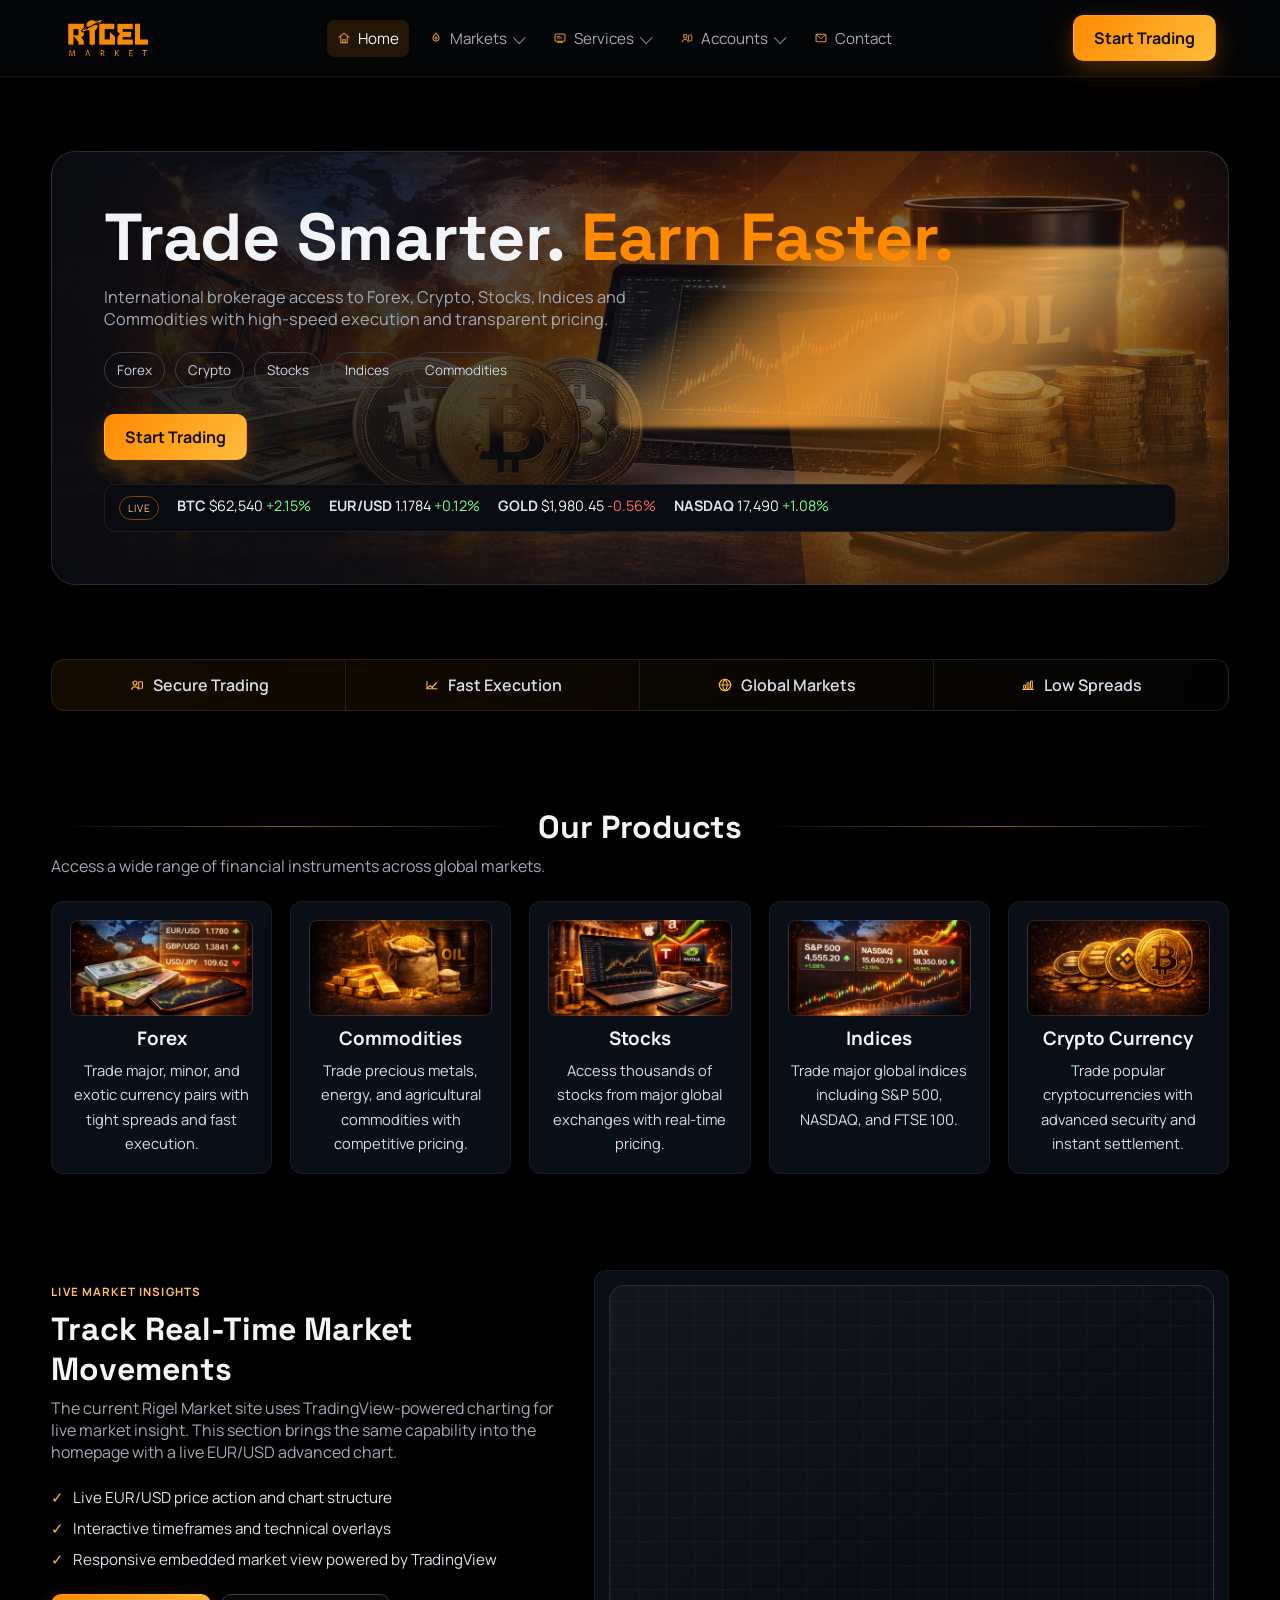
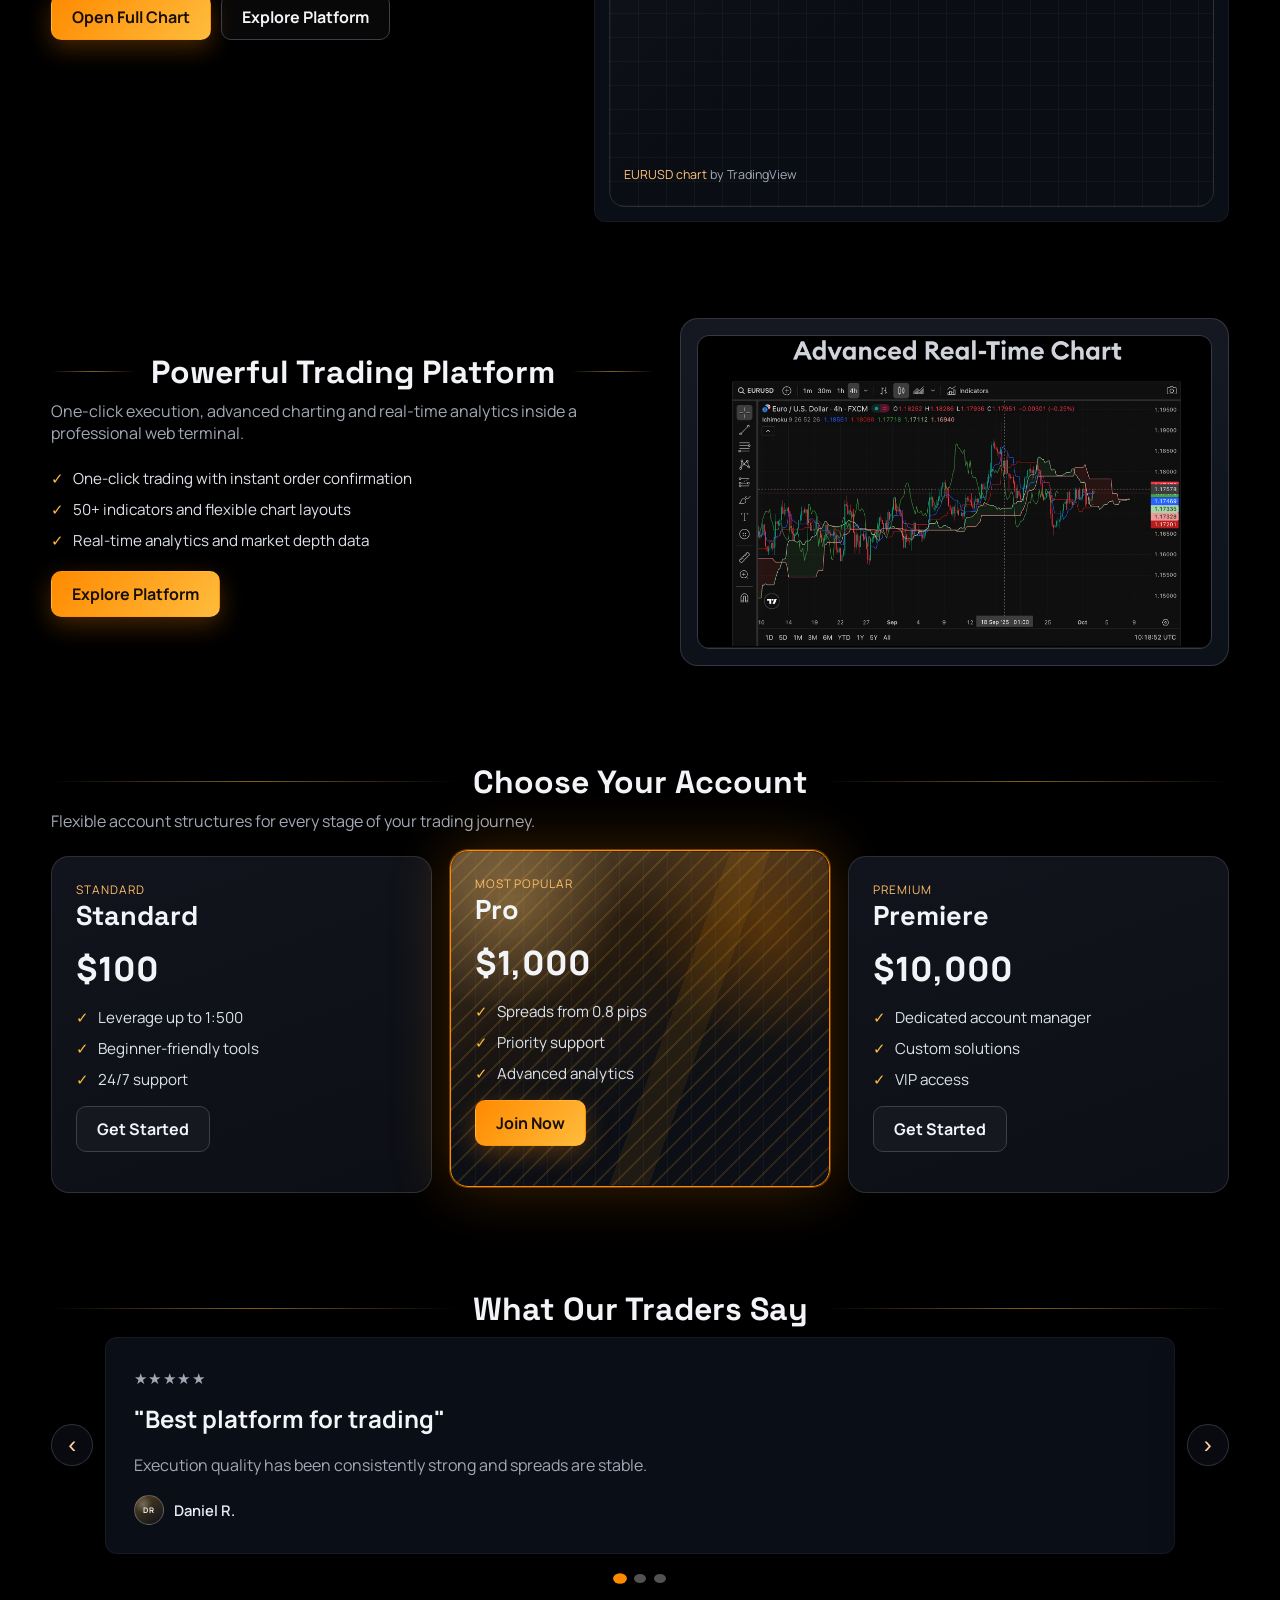
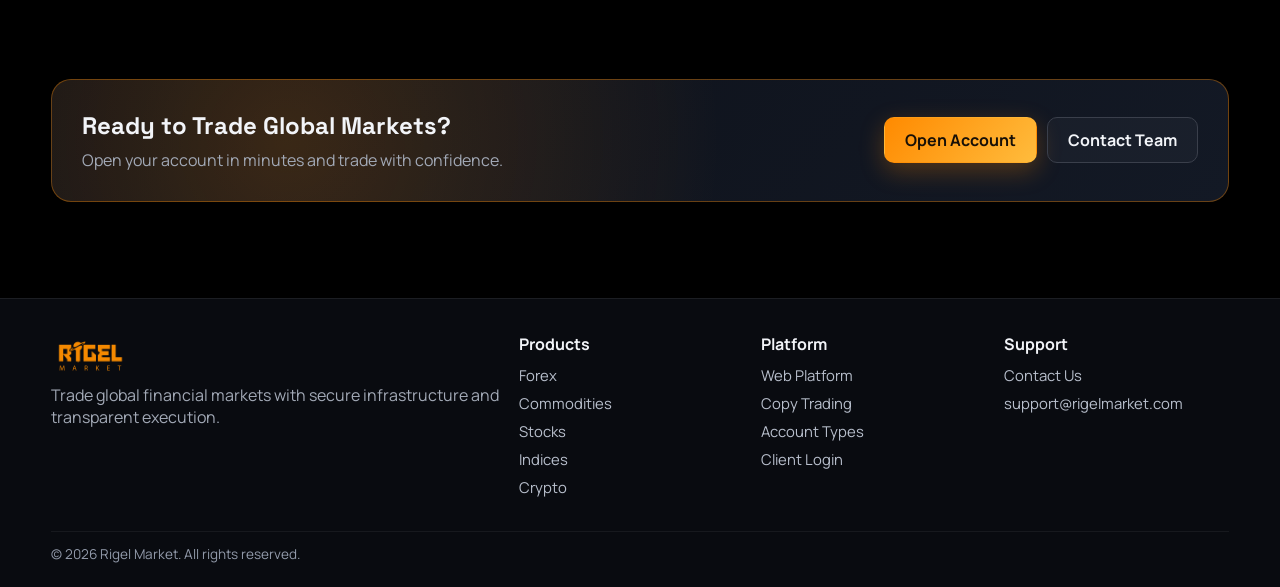
<file: index.html>
<!doctype html>
<html lang="en">
  <head>
    <meta charset="UTF-8" />
    <meta name="viewport" content="width=device-width, initial-scale=1.0" />
    <title>Rigel Market | Trade Smarter. Earn Faster.</title>
    <link rel="icon" type="image/png" href="assets/images/logo.png" /><link rel="stylesheet" href="assets/css/styles.css" />
  </head>
  <body data-page="home">
    <header class="site-header">
      <div class="container nav-wrap">
        <a class="logo" href="index.html"><img src="assets/images/logo.png" alt="Rigel Market" /></a>
        <button class="nav-toggle" data-nav-toggle aria-label="Toggle navigation">Menu</button>
        <nav class="nav-links" data-nav-links>
          <a href="index.html" data-page-link="home">Home</a>
          <div class="nav-group">
            <button class="nav-group-toggle" type="button" data-page-link="markets" aria-expanded="false">Markets</button>
            <div class="nav-dropdown">
              <a href="forex.html" data-page-link="forex">Forex</a>
              <a href="commodities.html" data-page-link="commodities">Commodities</a>
              <a href="stocks.html" data-page-link="stocks">Stocks</a>
              <a href="indices.html" data-page-link="indices">Indices</a>
              <a href="crypto.html" data-page-link="crypto">Crypto</a>
            </div>
          </div>
          <div class="nav-group">
            <button class="nav-group-toggle" type="button" data-page-link="services" aria-expanded="false">Services</button>
            <div class="nav-dropdown">
              <a href="web-platform.html" data-page-link="platform">Web Platform</a>
              <a href="copy-trading.html" data-page-link="copy-trading">Copy Trading</a>
            </div>
          </div>
          <div class="nav-group">
            <button class="nav-group-toggle" type="button" data-page-link="accounts" aria-expanded="false">Accounts</button>
            <div class="nav-dropdown">
              <a href="standard-account.html">Standard Account</a>
              <a href="pro-account.html">Pro Account</a>
              <a href="premiere-account.html">Premiere Account</a>
            </div>
          </div>
          <a href="contact.html" data-page-link="contact">Contact</a>
        </nav>
        <div class="nav-cta">
          <a class="btn primary" href="https://crm.rigelmarket.com/signup">Start Trading</a>
        </div>
      </div>
    </header>

    <main>
      <section class="hero" >
        <div class="container">
          <div class="hero-card reveal">
            <div class="chart-glow"></div>
            <div class="chart-line"></div>
            <h1>Trade Smarter. <span class="accent">Earn Faster.</span></h1>
            <p>
              International brokerage access to Forex, Crypto, Stocks, Indices and Commodities with
              high-speed execution and transparent pricing.
            </p>
            <div class="pill-row">
              <span class="pill">Forex</span>
              <span class="pill">Crypto</span>
              <span class="pill">Stocks</span>
              <span class="pill">Indices</span>
              <span class="pill">Commodities</span>
            </div>
            <div class="hero-actions">
              <a class="btn primary" href="https://crm.rigelmarket.com/signup">Start Trading</a>
            </div>
            <div class="ticker">
              <span><b>BTC</b> $62,540 <span class="up">+2.15%</span></span>
              <span><b>EUR/USD</b> 1.1784 <span class="up">+0.12%</span></span>
              <span><b>GOLD</b> $1,980.45 <span class="down">-0.56%</span></span>
              <span><b>NASDAQ</b> 17,490 <span class="up">+1.08%</span></span>
            </div>
          </div>
        </div>
      </section>

      <section class="section section-tight">
        <div class="container reveal">
          <div class="value-strip">
            <div class="value-item"><span class="value-icon" aria-hidden="true"></span>Secure Trading</div>
            <div class="value-item"><span class="value-icon" aria-hidden="true"></span>Fast Execution</div>
            <div class="value-item"><span class="value-icon" aria-hidden="true"></span>Global Markets</div>
            <div class="value-item"><span class="value-icon" aria-hidden="true"></span>Low Spreads</div>
          </div>
        </div>
      </section>

      <section class="section">
        <div class="container reveal">
          <h2 class="section-title section-lined">Our Products</h2>
          <p class="section-subtitle">Access a wide range of financial instruments across global markets.</p>
          <div class="grid cards-5">
            <a class="card market-tile" href="forex.html"><span class="market-art forex"></span><h3>Forex</h3><p>Trade major, minor, and exotic currency pairs with tight spreads and fast execution.</p></a>
            <a class="card market-tile" href="commodities.html"><span class="market-art commodities"></span><h3>Commodities</h3><p>Trade precious metals, energy, and agricultural commodities with competitive pricing.</p></a>
            <a class="card market-tile" href="stocks.html"><span class="market-art stocks"></span><h3>Stocks</h3><p>Access thousands of stocks from major global exchanges with real-time pricing.</p></a>
            <a class="card market-tile" href="indices.html"><span class="market-art indices"></span><h3>Indices</h3><p>Trade major global indices including S&amp;P 500, NASDAQ, and FTSE 100.</p></a>
            <a class="card market-tile" href="crypto.html"><span class="market-art crypto"></span><h3>Crypto Currency</h3><p>Trade popular cryptocurrencies with advanced security and instant settlement.</p></a>
          </div>
        </div>
      </section>

      <section class="section">
        <div class="container reveal">
          <div class="insights-shell">
            <div class="insights-copy">
              <p class="insights-kicker">Live Market Insights</p>
              <h2 class="section-title">Track Real-Time Market Movements</h2>
              <p class="section-subtitle">
                The current Rigel Market site uses TradingView-powered charting for live market insight.
                This section brings the same capability into the homepage with a live EUR/USD advanced chart.
              </p>
              <ul class="feature-list insights-list">
                <li>Live EUR/USD price action and chart structure</li>
                <li>Interactive timeframes and technical overlays</li>
                <li>Responsive embedded market view powered by TradingView</li>
              </ul>
              <div class="hero-actions">
                <a class="btn primary" href="https://www.tradingview.com/symbols/EURUSD/?exchange=FX&utm_source=rigelmarket.com&utm_medium=widget_new&utm_campaign=advanced-chart" target="_blank" rel="noopener noreferrer">Open Full Chart</a>
                <a class="btn secondary" href="web-platform.html">Explore Platform</a>
              </div>
            </div>
            <div class="insights-widget card">
              <div class="tradingview-widget-frame">
                <div class="tradingview-widget-container">
                  <div class="tradingview-widget-container__widget"></div>
                  <p class="tradingview-widget-credit">
                    <a href="https://www.tradingview.com/symbols/EURUSD/?exchange=FX&utm_source=rigelmarket.com&utm_medium=widget_new&utm_campaign=advanced-chart" target="_blank" rel="noopener noreferrer">EURUSD chart</a>
                    by TradingView
                  </p>
                  <script>
                    (function () {
                      var container = document.currentScript.parentElement;
                      if (!container || container.getAttribute('data-tv-ready') === 'true') {
                        return;
                      }

                      var script = document.createElement('script');
                      script.type = 'text/javascript';
                      script.src = 'https://s3.tradingview.com/external-embedding/embed-widget-advanced-chart.js';
                      script.async = true;
                      script.text = JSON.stringify({
                        allow_symbol_change: true,
                        calendar: false,
                        details: false,
                        hide_side_toolbar: false,
                        hide_top_toolbar: false,
                        hide_legend: false,
                        hide_volume: false,
                        hotlist: false,
                        interval: '240',
                        locale: 'en',
                        save_image: true,
                        style: '1',
                        symbol: 'FX:EURUSD',
                        theme: 'dark',
                        timezone: 'Etc/UTC',
                        backgroundColor: '#0F0F0F',
                        gridColor: 'rgba(242, 242, 242, 0.06)',
                        watchlist: [],
                        withdateranges: true,
                        compareSymbols: [],
                        studies: [],
                        autosize: true
                      });

                      container.setAttribute('data-tv-ready', 'true');
                      container.appendChild(script);
                    })();
                  </script>
                </div>
              </div>
            </div>
          </div>
        </div>
      </section>

      <section class="section">
        <div class="container split reveal">
          <div>
            <h2 class="section-title section-lined">Powerful Trading Platform</h2>
            <p class="section-subtitle">
              One-click execution, advanced charting and real-time analytics inside a professional web terminal.
            </p>
            <ul class="feature-list">
              <li>One-click trading with instant order confirmation</li>
              <li>50+ indicators and flexible chart layouts</li>
              <li>Real-time analytics and market depth data</li>
            </ul>
            <p style="margin-top: 20px;"><a class="btn primary" href="web-platform.html">Explore Platform</a></p>
          </div>
          <div class="mockup">
            <div class="mockup-screen platform-shot-frame">
              <img class="mockup-image" src="assets/images/content/trading-platform.png" alt="Rigel Market advanced trading platform" />
            </div>
          </div>
        </div>
      </section>

      <section class="section">
        <div class="container reveal">
          <h2 class="section-title section-lined">Choose Your Account</h2>
          <p class="section-subtitle">Flexible account structures for every stage of your trading journey.</p>
          <div class="price-grid">
            <article class="plan">
              <p class="plan-kicker">Standard</p>
              <h3>Standard</h3>
              <p class="amount">$100</p>
              <ul class="feature-list">
                <li>Leverage up to 1:500</li>
                <li>Beginner-friendly tools</li>
                <li>24/7 support</li>
              </ul>
              <p><a class="btn secondary" href="standard-account.html">Get Started</a></p>
            </article>
            <article class="plan featured">
              <p class="plan-kicker">Most Popular</p>
              <h3>Pro</h3>
              <p class="amount">$1,000</p>
              <ul class="feature-list">
                <li>Spreads from 0.8 pips</li>
                <li>Priority support</li>
                <li>Advanced analytics</li>
              </ul>
              <p><a class="btn primary" href="pro-account.html">Join Now</a></p>
            </article>
            <article class="plan">
              <p class="plan-kicker">Premium</p>
              <h3>Premiere</h3>
              <p class="amount">$10,000</p>
              <ul class="feature-list">
                <li>Dedicated account manager</li>
                <li>Custom solutions</li>
                <li>VIP access</li>
              </ul>
              <p><a class="btn secondary" href="premiere-account.html">Get Started</a></p>
            </article>
          </div>
        </div>
      </section>

      <section class="section">
        <div class="container reveal">
          <h2 class="section-title section-lined">What Our Traders Say</h2>
          <div class="testimonial-slider" data-testimonial-slider>
            <button class="testimonial-nav prev" type="button" aria-label="Previous testimonial" data-testimonial-prev>‹</button>
            <div class="testimonial-viewport">
              <div class="testimonial-track" data-testimonial-track>
                <article class="card quote-card"><p class="stars">★★★★★</p><h4>"Best platform for trading"</h4><p>Execution quality has been consistently strong and spreads are stable.</p><div class="quote-person"><span class="avatar a1"></span><span>Daniel R.</span></div></article>
                <article class="card quote-card"><p class="stars">★★★★★</p><h4>"Excellent support and tools"</h4><p>The analytics and account team responsiveness made a major difference.</p><div class="quote-person"><span class="avatar a2"></span><span>Priya M.</span></div></article>
                <article class="card quote-card"><p class="stars">★★★★★</p><h4>"My profits have soared"</h4><p>The platform speed and market range helped me scale confidently.</p><div class="quote-person"><span class="avatar a3"></span><span>James K.</span></div></article>
              </div>
            </div>
            <button class="testimonial-nav next" type="button" aria-label="Next testimonial" data-testimonial-next>›</button>
            <div class="testimonial-dots" data-testimonial-dots>
              <button class="testimonial-dot active" type="button" aria-label="Show testimonial 1" data-slide-to="0"></button>
              <button class="testimonial-dot" type="button" aria-label="Show testimonial 2" data-slide-to="1"></button>
              <button class="testimonial-dot" type="button" aria-label="Show testimonial 3" data-slide-to="2"></button>
            </div>
          </div>
        </div>
      </section>

      <section class="section">
        <div class="container reveal">
          <div class="cta-band">
            <div>
              <h2>Ready to Trade Global Markets?</h2>
              <p class="section-subtitle" style="margin: 8px 0 0;">Open your account in minutes and trade with confidence.</p>
            </div>
            <div class="nav-cta">
              <a class="btn primary" href="https://crm.rigelmarket.com/signup">Open Account</a>
              <a class="btn secondary" href="contact.html">Contact Team</a>
            </div>
          </div>
        </div>
      </section>
    </main>

    <footer class="site-footer">
      <div class="container footer-wrap">
        <div>
          <a class="logo" href="index.html"><img src="assets/images/logo.png" alt="Rigel Market" /></a>
          <p class="section-subtitle">Trade global financial markets with secure infrastructure and transparent execution.</p>
        </div>
        <div>
          <h4>Products</h4>
          <ul class="footer-links">
            <li><a href="forex.html">Forex</a></li>
            <li><a href="commodities.html">Commodities</a></li>
            <li><a href="stocks.html">Stocks</a></li>
            <li><a href="indices.html">Indices</a></li>
            <li><a href="crypto.html">Crypto</a></li>
          </ul>
        </div>
        <div>
          <h4>Platform</h4>
          <ul class="footer-links">
            <li><a href="web-platform.html">Web Platform</a></li>
            <li><a href="copy-trading.html">Copy Trading</a></li>
            <li><a href="standard-account.html">Account Types</a></li>
            <li><a href="https://crm.rigelmarket.com/">Client Login</a></li>
          </ul>
        </div>
        <div>
          <h4>Support</h4>
          <ul class="footer-links">
            <li><a href="contact.html">Contact Us</a></li>
            <li><a href="mailto:support@rigelmarket.com">support@rigelmarket.com</a></li>
          </ul>
        </div>
      </div>
      <div class="container footer-base">© 2026 Rigel Market. All rights reserved.</div>
    </footer>

    <script src="assets/js/main.js" defer></script>
    <script src="https://unpkg.com/aos@2.3.1/dist/aos.js"></script>
<script>
  AOS.init({
    duration: 1000,
    once: true
  });
</script>
  </body>
</html>
</file>
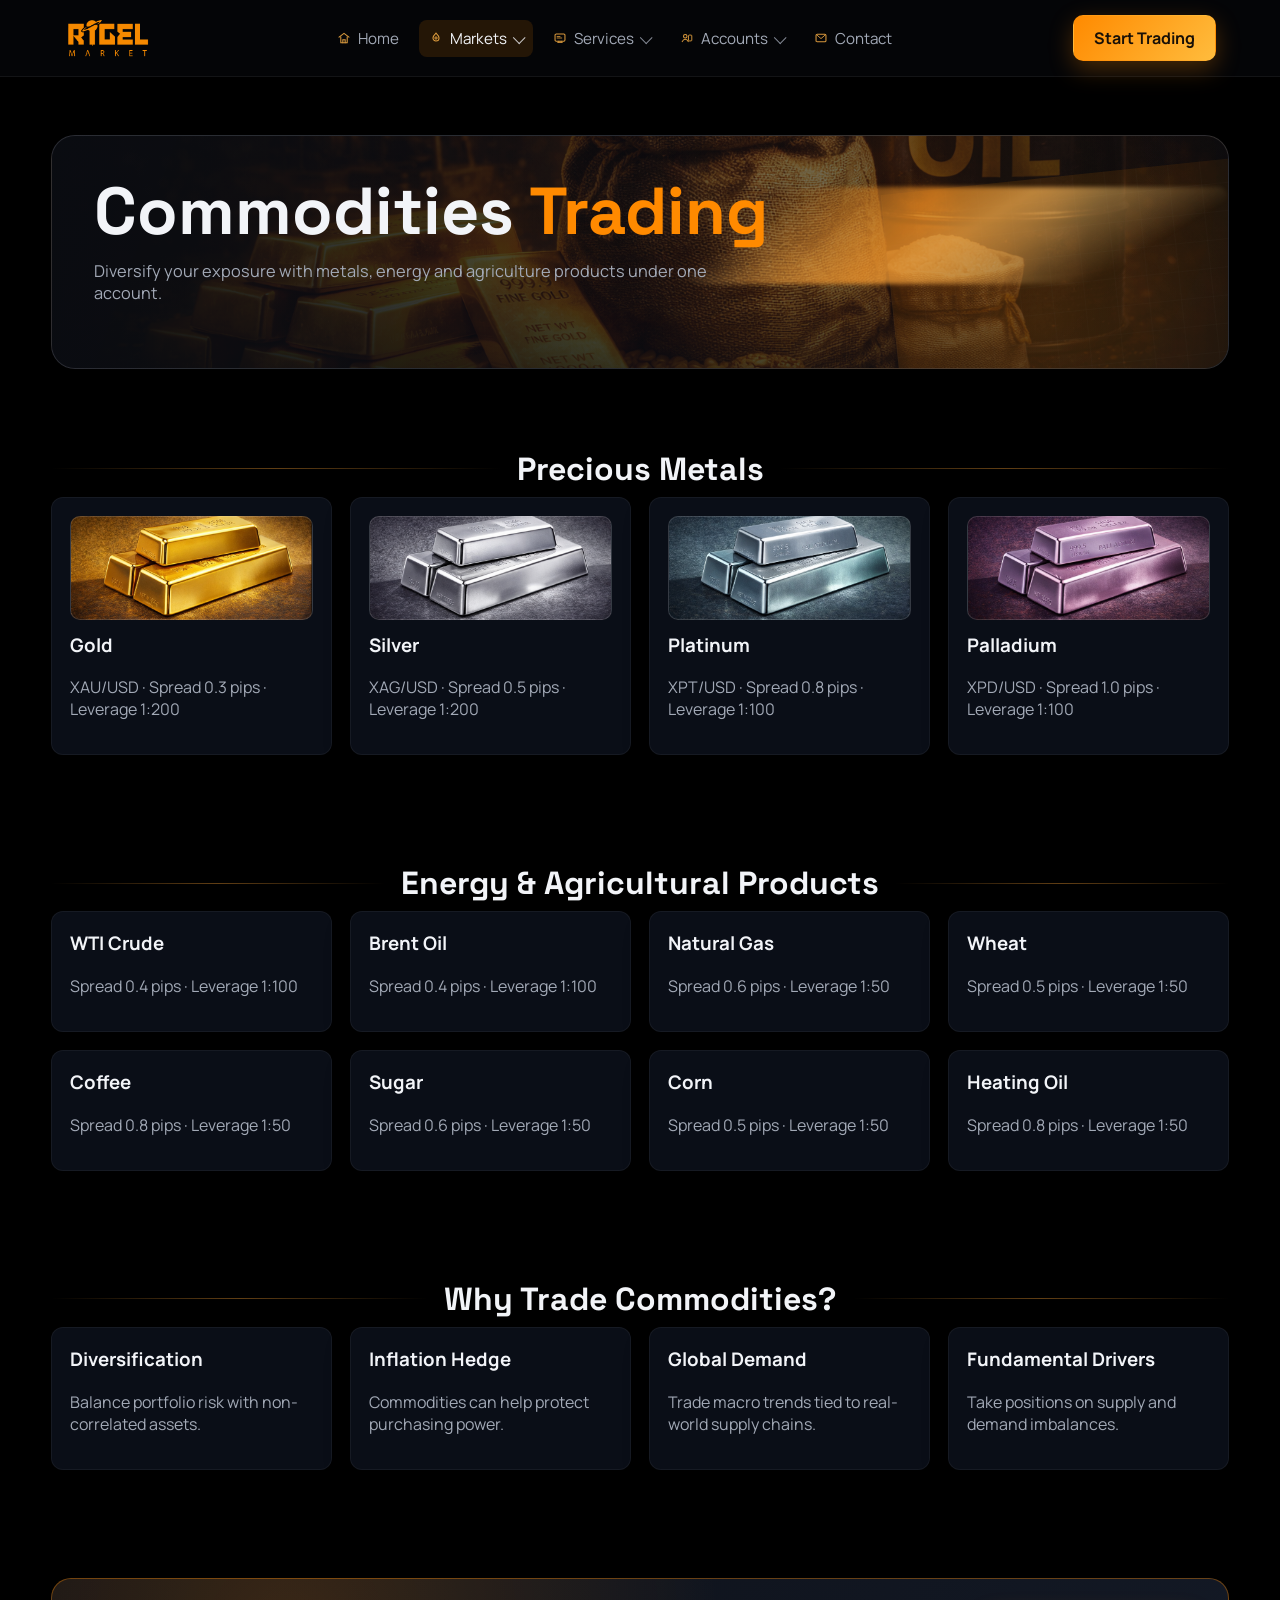
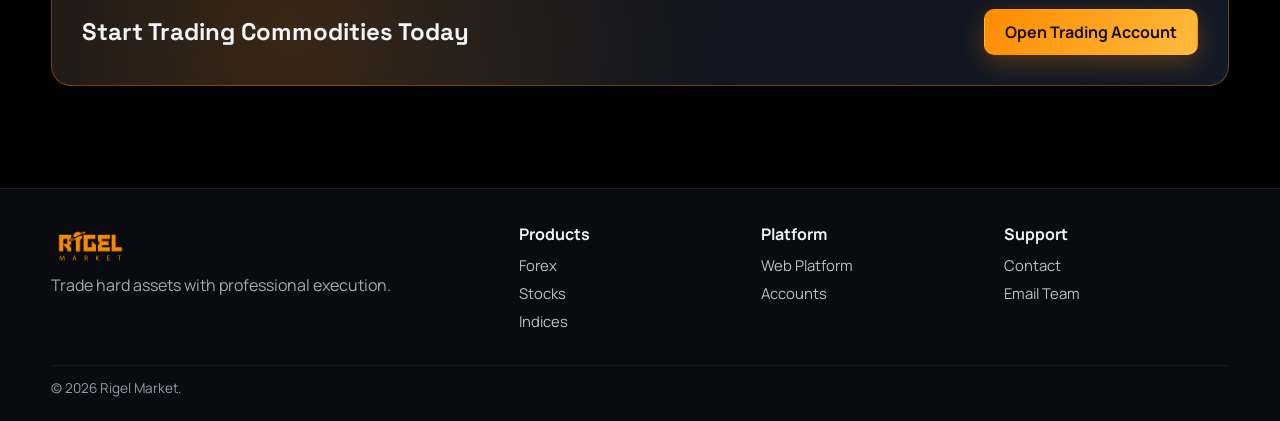
<file: commodities.html>
<!doctype html>
<html lang="en">
  <head>
    <meta charset="UTF-8" /><meta name="viewport" content="width=device-width, initial-scale=1.0" />
    <title>Commodities Trading | Rigel Market</title>
    <link rel="icon" type="image/png" href="assets/images/logo.png" /><link rel="stylesheet" href="assets/css/styles.css" />
  </head>
  <body data-page="commodities">
    <header class="site-header"><div class="container nav-wrap"><a class="logo" href="index.html"><img src="assets/images/logo.png" alt="Rigel Market" /></a><button class="nav-toggle" data-nav-toggle aria-label="Toggle navigation">Menu</button><nav class="nav-links" data-nav-links><a href="index.html" data-page-link="home">Home</a><div class="nav-group"><button class="nav-group-toggle" type="button" data-page-link="markets" aria-expanded="false">Markets</button><div class="nav-dropdown"><a href="forex.html" data-page-link="forex">Forex</a><a href="commodities.html" data-page-link="commodities">Commodities</a><a href="stocks.html" data-page-link="stocks">Stocks</a><a href="indices.html" data-page-link="indices">Indices</a><a href="crypto.html" data-page-link="crypto">Crypto</a></div></div><div class="nav-group"><button class="nav-group-toggle" type="button" data-page-link="services" aria-expanded="false">Services</button><div class="nav-dropdown"><a href="web-platform.html" data-page-link="platform">Web Platform</a><a href="copy-trading.html" data-page-link="copy-trading">Copy Trading</a></div></div><div class="nav-group"><button class="nav-group-toggle" type="button" data-page-link="accounts" aria-expanded="false">Accounts</button><div class="nav-dropdown"><a href="standard-account.html">Standard Account</a><a href="pro-account.html">Pro Account</a><a href="premiere-account.html">Premiere Account</a></div></div><a href="contact.html" data-page-link="contact">Contact</a></nav><div class="nav-cta"><a class="btn primary" href="https://crm.rigelmarket.com/signup">Start Trading</a></div></div></header>
    <main>
      <section class="hero"><div class="container"><div class="hero-card reveal"><div class="chart-glow"></div><div class="chart-line"></div><h1>Commodities <span class="accent">Trading</span></h1><p>Diversify your exposure with metals, energy and agriculture products under one account.</p></div></div></section>
      <section class="section"><div class="container reveal"><h2 class="section-title section-lined">Precious Metals</h2><div class="grid cards-4"><article class="card"><span class="grid-image-placeholder has-image gold"></span><h3>Gold</h3><p>XAU/USD · Spread 0.3 pips · Leverage 1:200</p></article><article class="card"><span class="grid-image-placeholder has-image silver"></span><h3>Silver</h3><p>XAG/USD · Spread 0.5 pips · Leverage 1:200</p></article><article class="card"><span class="grid-image-placeholder has-image platinum"></span><h3>Platinum</h3><p>XPT/USD · Spread 0.8 pips · Leverage 1:100</p></article><article class="card"><span class="grid-image-placeholder has-image palladium"></span><h3>Palladium</h3><p>XPD/USD · Spread 1.0 pips · Leverage 1:100</p></article></div></div></section>
      <section class="section"><div class="container reveal"><h2 class="section-title section-lined">Energy & Agricultural Products</h2><div class="grid cards-4"><article class="card"><h3>WTI Crude</h3><p>Spread 0.4 pips · Leverage 1:100</p></article><article class="card"><h3>Brent Oil</h3><p>Spread 0.4 pips · Leverage 1:100</p></article><article class="card"><h3>Natural Gas</h3><p>Spread 0.6 pips · Leverage 1:50</p></article><article class="card"><h3>Wheat</h3><p>Spread 0.5 pips · Leverage 1:50</p></article><article class="card"><h3>Coffee</h3><p>Spread 0.8 pips · Leverage 1:50</p></article><article class="card"><h3>Sugar</h3><p>Spread 0.6 pips · Leverage 1:50</p></article><article class="card"><h3>Corn</h3><p>Spread 0.5 pips · Leverage 1:50</p></article><article class="card"><h3>Heating Oil</h3><p>Spread 0.8 pips · Leverage 1:50</p></article></div></div></section>
      <section class="section"><div class="container reveal"><h2 class="section-title section-lined">Why Trade Commodities?</h2><div class="grid cards-4"><article class="card"><h3>Diversification</h3><p>Balance portfolio risk with non-correlated assets.</p></article><article class="card"><h3>Inflation Hedge</h3><p>Commodities can help protect purchasing power.</p></article><article class="card"><h3>Global Demand</h3><p>Trade macro trends tied to real-world supply chains.</p></article><article class="card"><h3>Fundamental Drivers</h3><p>Take positions on supply and demand imbalances.</p></article></div></div></section>
      <section class="section"><div class="container reveal"><div class="cta-band"><div><h2>Start Trading Commodities Today</h2></div><a class="btn primary" href="https://crm.rigelmarket.com/signup">Open Trading Account</a></div></div></section>
    </main>
    <footer class="site-footer"><div class="container footer-wrap"><div><a class="logo" href="index.html"><img src="assets/images/logo.png" alt="Rigel Market" /></a><p class="section-subtitle">Trade hard assets with professional execution.</p></div><div><h4>Products</h4><ul class="footer-links"><li><a href="forex.html">Forex</a></li><li><a href="stocks.html">Stocks</a></li><li><a href="indices.html">Indices</a></li></ul></div><div><h4>Platform</h4><ul class="footer-links"><li><a href="web-platform.html">Web Platform</a></li><li><a href="standard-account.html">Accounts</a></li></ul></div><div><h4>Support</h4><ul class="footer-links"><li><a href="contact.html">Contact</a></li><li><a href="mailto:support@rigelmarket.com">Email Team</a></li></ul></div></div><div class="container footer-base">© 2026 Rigel Market.</div></footer>
    <script src="assets/js/main.js" defer></script>
  </body>
</html>
</file>
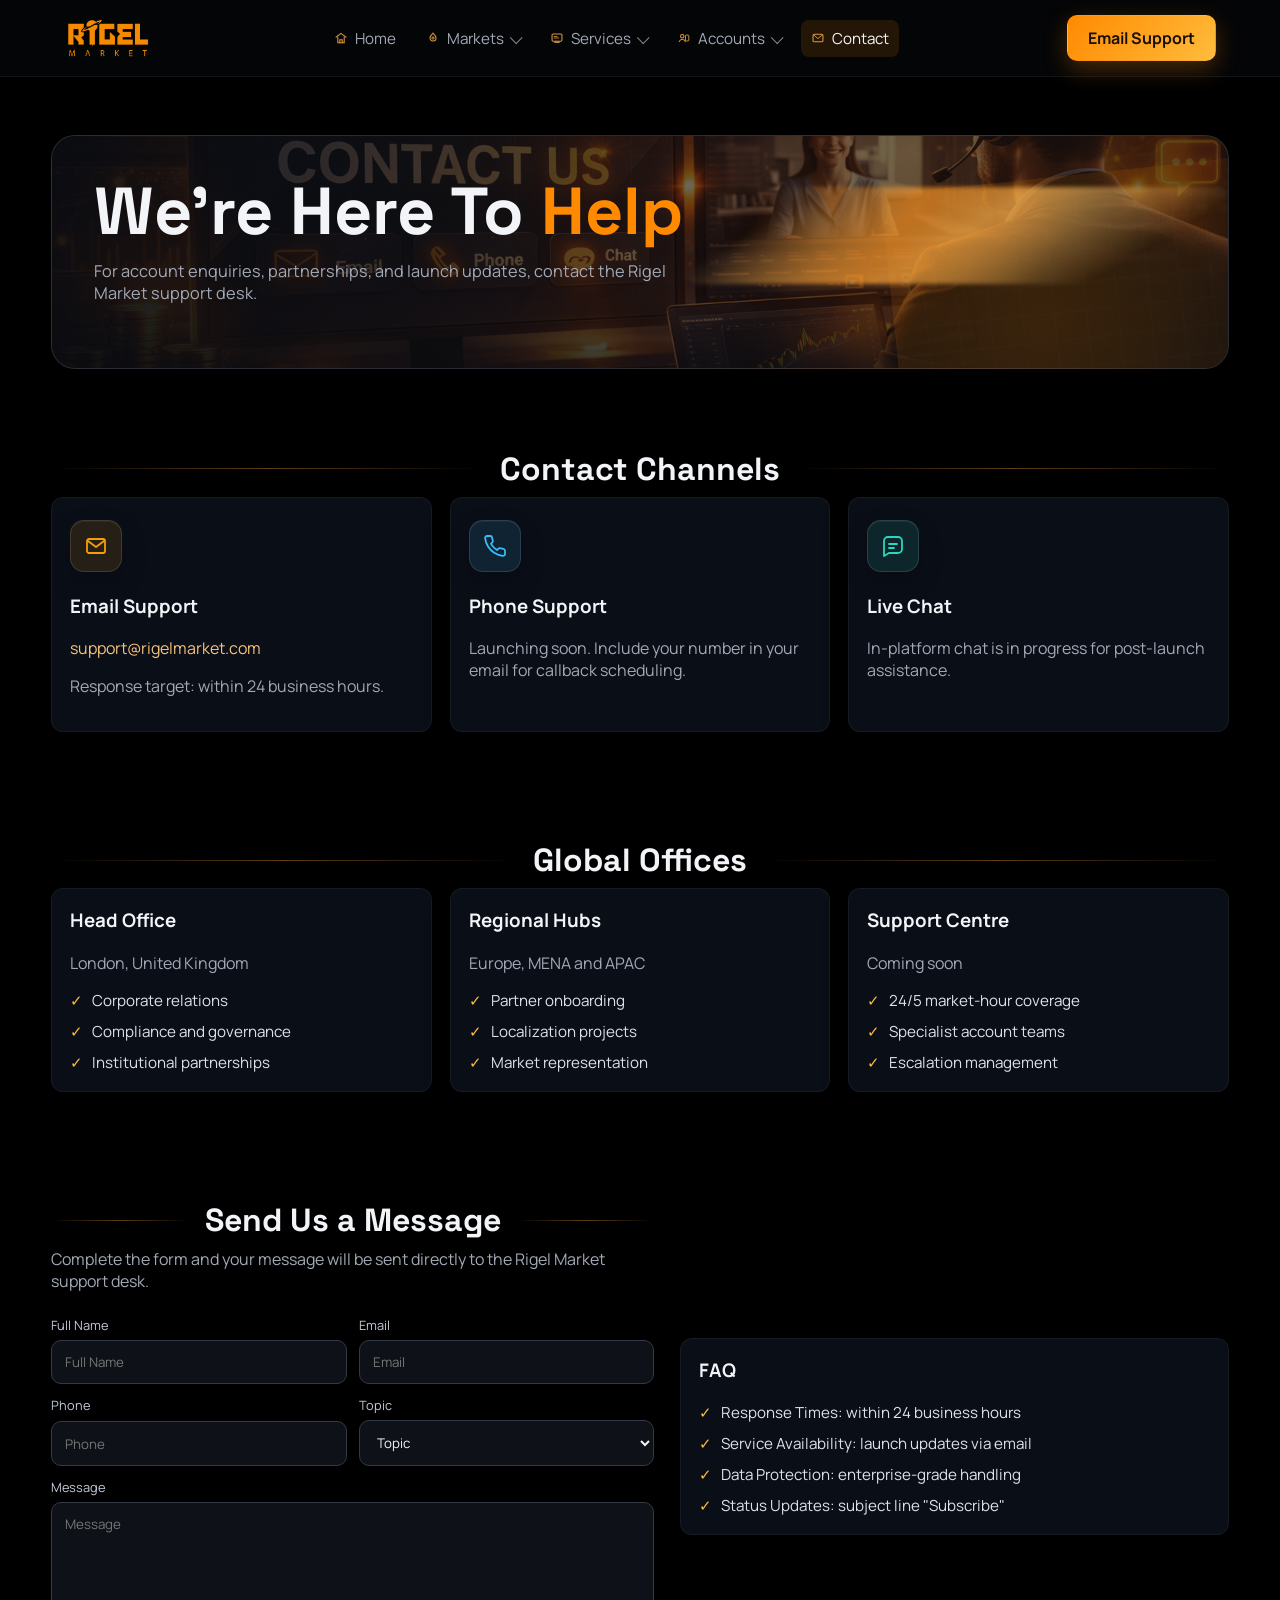
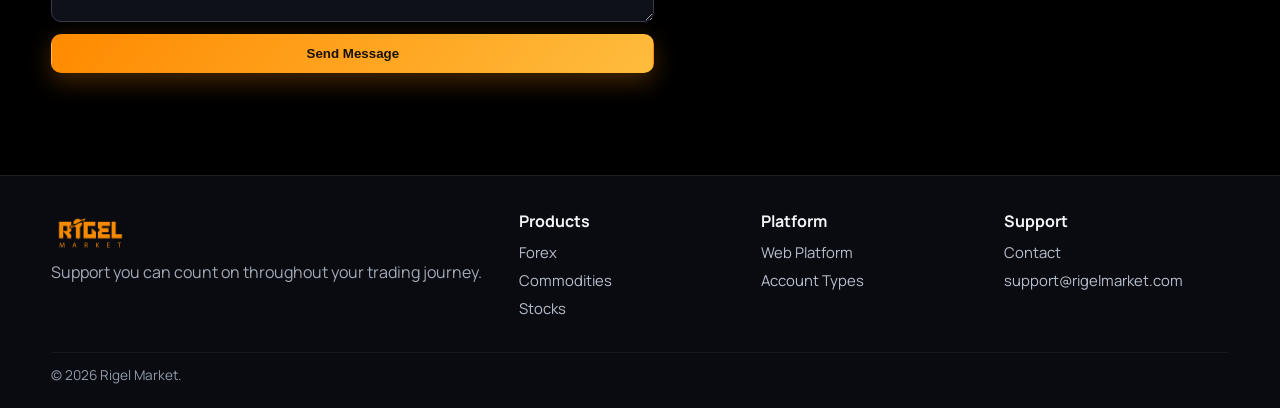
<file: contact.html>
<!doctype html>
<html lang="en">
  <head>
    <meta charset="UTF-8" /><meta name="viewport" content="width=device-width, initial-scale=1.0" />
    <title>Contact Us | Rigel Market</title>
    <link rel="icon" type="image/png" href="assets/images/logo.png" /><link rel="stylesheet" href="assets/css/styles.css" />
  </head>
  <body data-page="contact">
    <header class="site-header"><div class="container nav-wrap"><a class="logo" href="index.html"><img src="assets/images/logo.png" alt="Rigel Market" /></a><button class="nav-toggle" data-nav-toggle aria-label="Toggle navigation">Menu</button><nav class="nav-links" data-nav-links><a href="index.html" data-page-link="home">Home</a><div class="nav-group"><button class="nav-group-toggle" type="button" data-page-link="markets" aria-expanded="false">Markets</button><div class="nav-dropdown"><a href="forex.html" data-page-link="forex">Forex</a><a href="commodities.html" data-page-link="commodities">Commodities</a><a href="stocks.html" data-page-link="stocks">Stocks</a><a href="indices.html" data-page-link="indices">Indices</a><a href="crypto.html" data-page-link="crypto">Crypto</a></div></div><div class="nav-group"><button class="nav-group-toggle" type="button" data-page-link="services" aria-expanded="false">Services</button><div class="nav-dropdown"><a href="web-platform.html" data-page-link="platform">Web Platform</a><a href="copy-trading.html" data-page-link="copy-trading">Copy Trading</a></div></div><div class="nav-group"><button class="nav-group-toggle" type="button" data-page-link="accounts" aria-expanded="false">Accounts</button><div class="nav-dropdown"><a href="standard-account.html">Standard Account</a><a href="pro-account.html">Pro Account</a><a href="premiere-account.html">Premiere Account</a></div></div><a href="contact.html" data-page-link="contact">Contact</a></nav><div class="nav-cta"><a class="btn primary" href="mailto:support@rigelmarket.com">Email Support</a></div></div></header>
    <main>
      <section class="hero"><div class="container"><div class="hero-card reveal"><div class="chart-glow"></div><div class="chart-line"></div><h1>We're Here To <span class="accent">Help</span></h1><p>For account enquiries, partnerships, and launch updates, contact the Rigel Market support desk.</p></div></div></section>
      <section class="section"><div class="container reveal"><h2 class="section-title section-lined">Contact Channels</h2><div class="grid cards-3"><article class="card contact-channel-card"><span class="channel-icon email" aria-hidden="true"></span><h3>Email Support</h3><p><a href="mailto:support@rigelmarket.com">support@rigelmarket.com</a></p><p>Response target: within 24 business hours.</p></article><article class="card contact-channel-card"><span class="channel-icon phone" aria-hidden="true"></span><h3>Phone Support</h3><p>Launching soon. Include your number in your email for callback scheduling.</p></article><article class="card contact-channel-card"><span class="channel-icon chat" aria-hidden="true"></span><h3>Live Chat</h3><p>In-platform chat is in progress for post-launch assistance.</p></article></div></div></section>
      <section class="section"><div class="container reveal"><h2 class="section-title section-lined">Global Offices</h2><div class="grid cards-3"><article class="card"><h3>Head Office</h3><p>London, United Kingdom</p><ul class="feature-list"><li>Corporate relations</li><li>Compliance and governance</li><li>Institutional partnerships</li></ul></article><article class="card"><h3>Regional Hubs</h3><p>Europe, MENA and APAC</p><ul class="feature-list"><li>Partner onboarding</li><li>Localization projects</li><li>Market representation</li></ul></article><article class="card"><h3>Support Centre</h3><p>Coming soon</p><ul class="feature-list"><li>24/5 market-hour coverage</li><li>Specialist account teams</li><li>Escalation management</li></ul></article></div></div></section>
      <section class="section"><div class="container split reveal"><div><h2 class="section-title section-lined">Send Us a Message</h2><p class="section-subtitle">Complete the form and your message will be sent directly to the Rigel Market support desk.</p><form class="form" data-contact-form data-contact-endpoint="https://formsubmit.co/ajax/support@rigelmarket.com"><div class="row"><div class="form-field"><label for="contact-full-name">Full Name</label><input id="contact-full-name" type="text" name="fullName" placeholder="Full Name" autocomplete="name" required /></div><div class="form-field"><label for="contact-email">Email</label><input id="contact-email" type="email" name="email" placeholder="Email" autocomplete="email" required /></div></div><div class="row"><div class="form-field"><label for="contact-phone">Phone</label><input id="contact-phone" type="text" name="phone" placeholder="Phone" autocomplete="tel" /></div><div class="form-field"><label for="contact-topic">Topic</label><select id="contact-topic" name="topic" required><option value="" selected disabled>Topic</option><option>Account</option><option>Partnership</option><option>Platform</option></select></div></div><div class="form-field"><label for="contact-message">Message</label><textarea id="contact-message" name="message" placeholder="Message" required></textarea></div><button class="btn primary" type="submit" data-contact-submit>Send Message</button></form></div><div class="card"><h3>FAQ</h3><ul class="feature-list"><li>Response Times: within 24 business hours</li><li>Service Availability: launch updates via email</li><li>Data Protection: enterprise-grade handling</li><li>Status Updates: subject line "Subscribe"</li></ul></div></div></section>
    </main>
    <div class="contact-toast" data-contact-toast role="status" aria-live="polite" aria-hidden="true"><div class="contact-toast__icon" aria-hidden="true"></div><div><strong>Message sent</strong><p>Your support request has been forwarded to support@rigelmarket.com.</p></div><button class="contact-toast__close" type="button" aria-label="Close notification" data-contact-toast-close>Close</button></div>
    <footer class="site-footer"><div class="container footer-wrap"><div><a class="logo" href="index.html"><img src="assets/images/logo.png" alt="Rigel Market" /></a><p class="section-subtitle">Support you can count on throughout your trading journey.</p></div><div><h4>Products</h4><ul class="footer-links"><li><a href="forex.html">Forex</a></li><li><a href="commodities.html">Commodities</a></li><li><a href="stocks.html">Stocks</a></li></ul></div><div><h4>Platform</h4><ul class="footer-links"><li><a href="web-platform.html">Web Platform</a></li><li><a href="standard-account.html">Account Types</a></li></ul></div><div><h4>Support</h4><ul class="footer-links"><li><a href="contact.html">Contact</a></li><li><a href="mailto:support@rigelmarket.com">support@rigelmarket.com</a></li></ul></div></div><div class="container footer-base">© 2026 Rigel Market.</div></footer>
    <script src="assets/js/main.js" defer></script>
  </body>
</html>
</file>
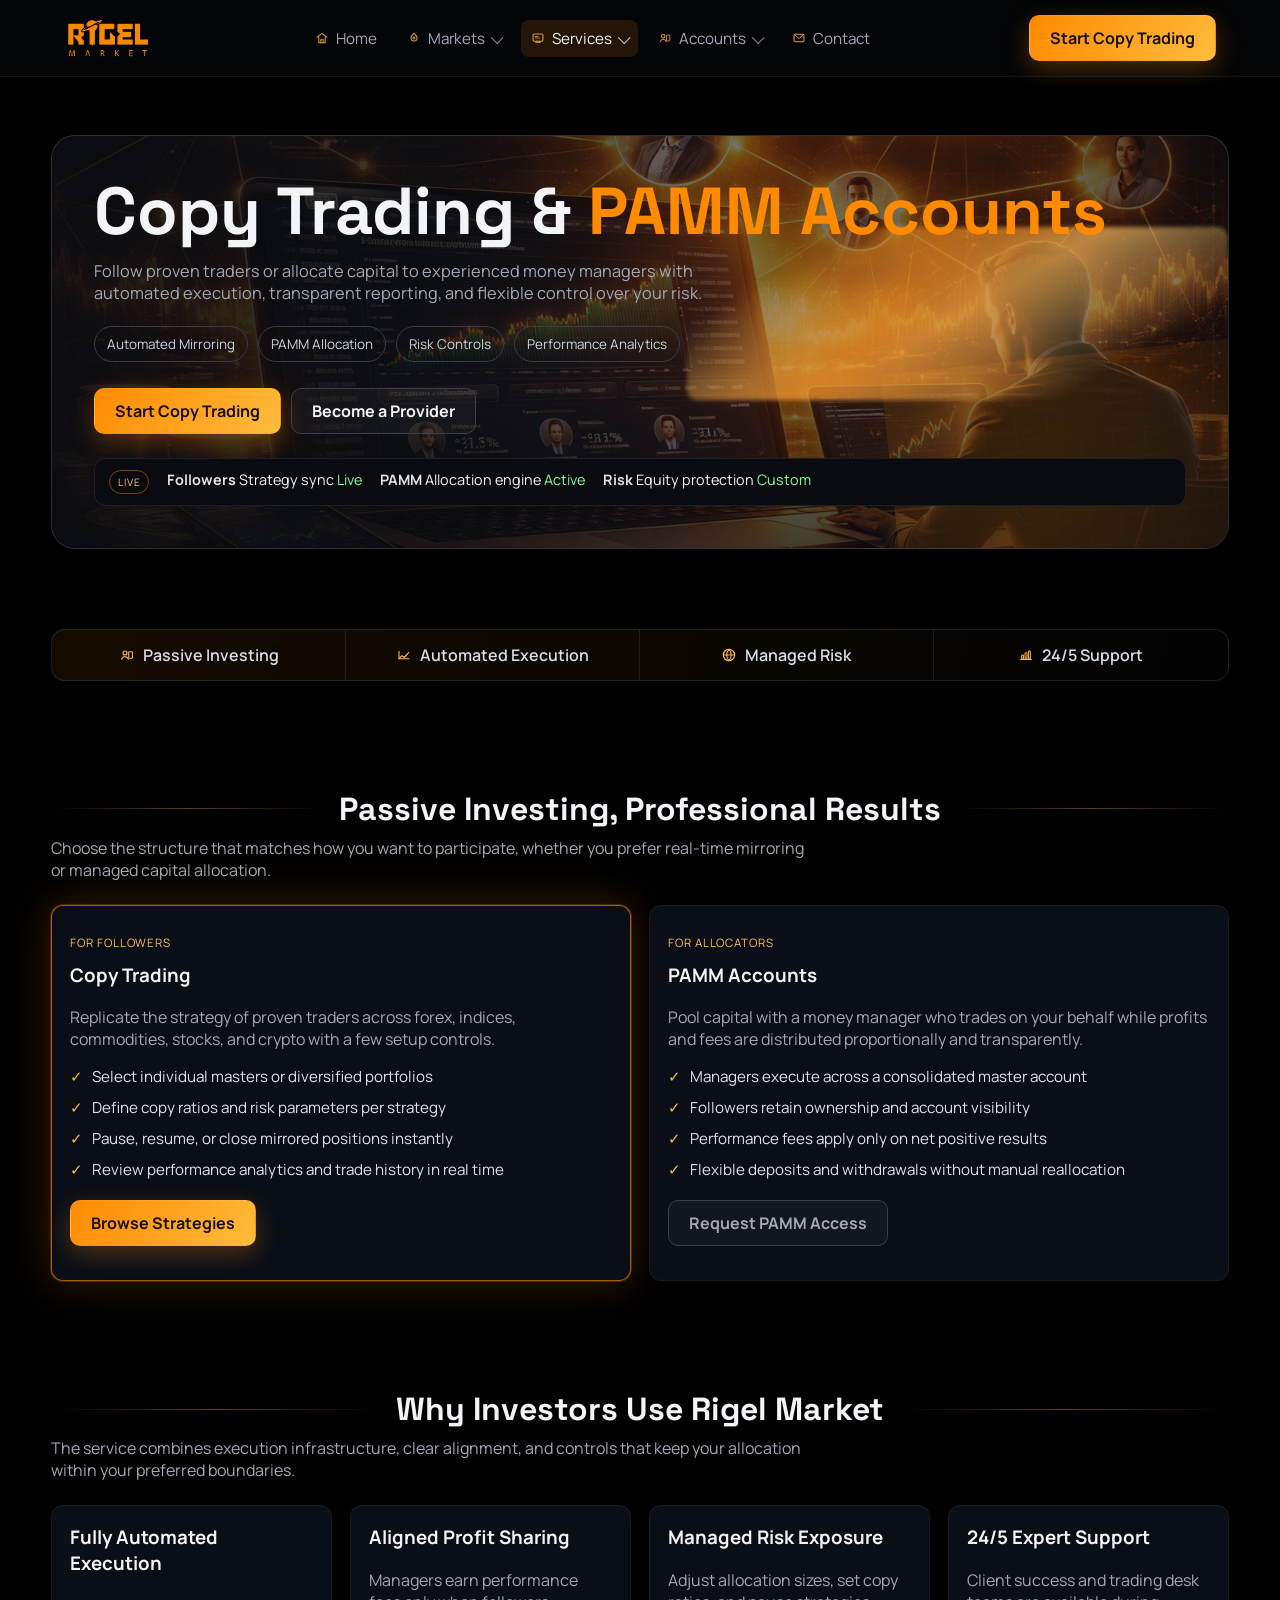
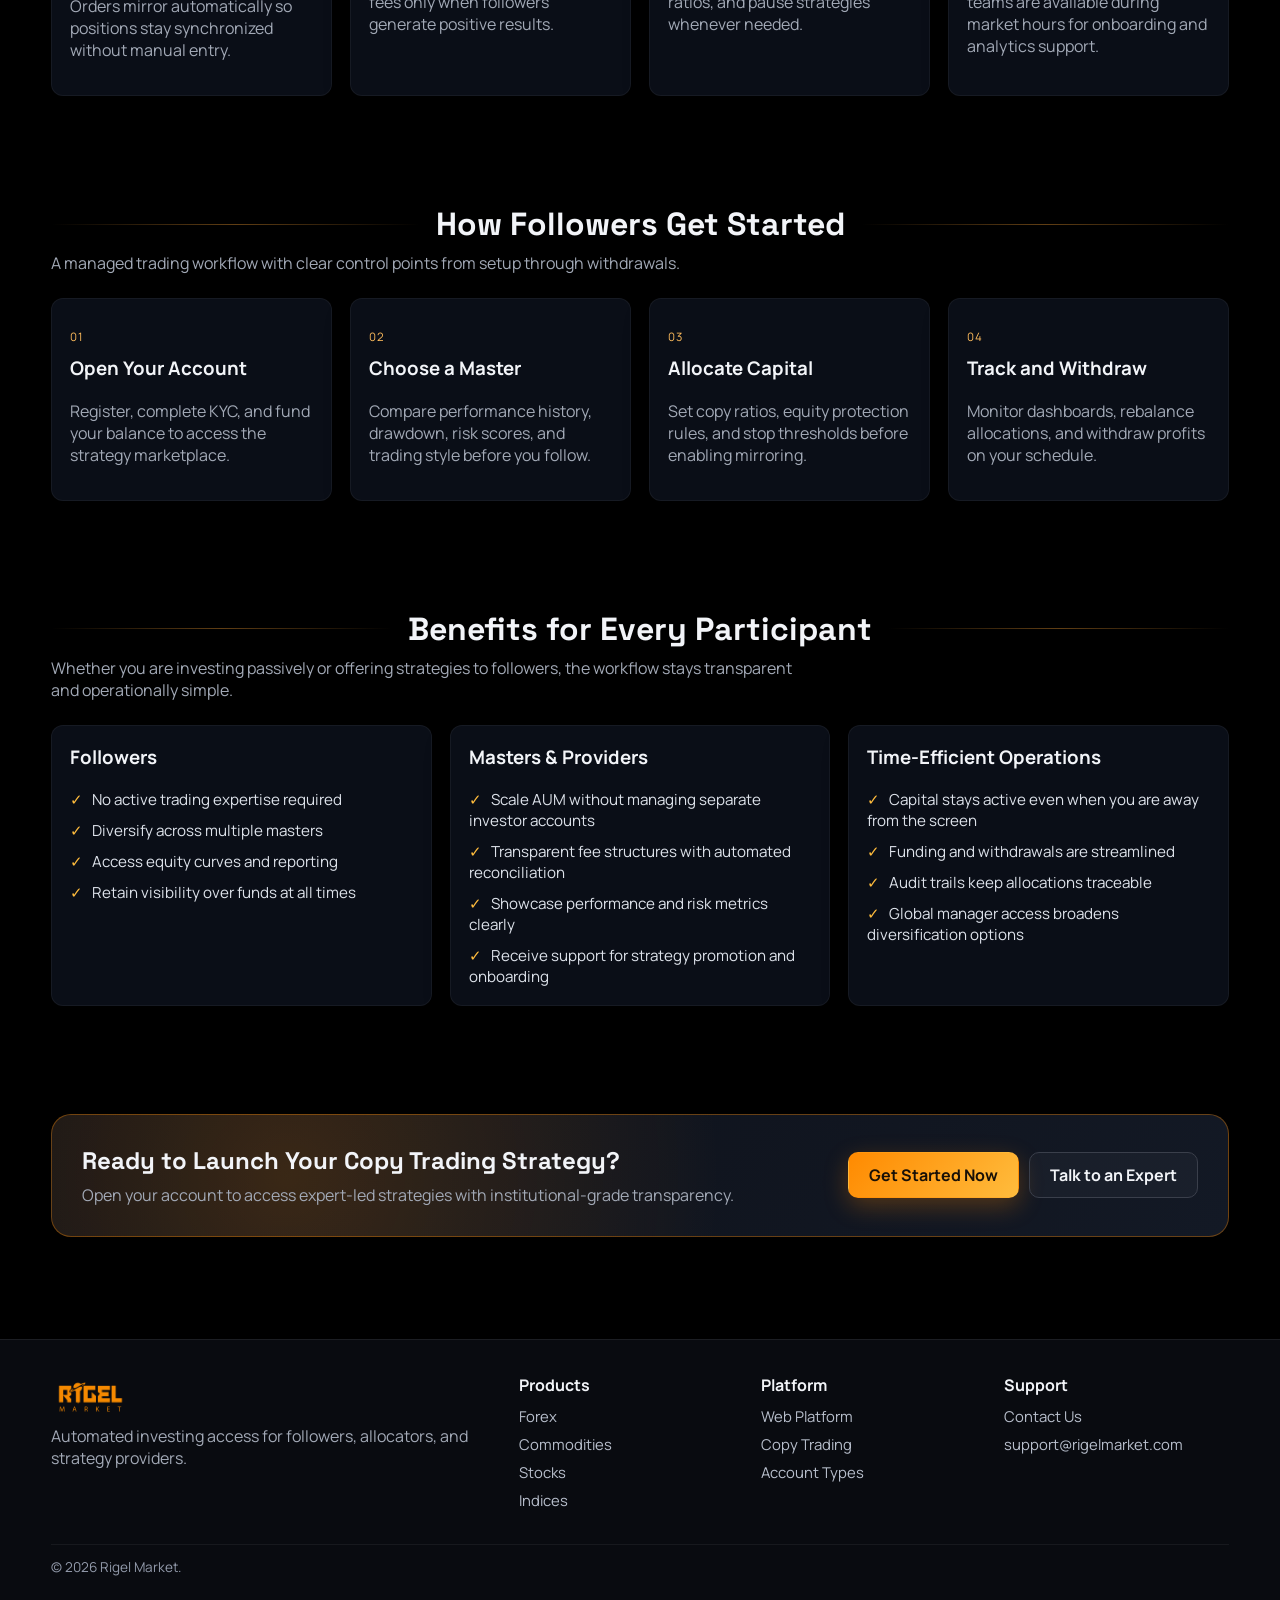
<file: copy-trading.html>
<!doctype html>
<html lang="en">
  <head>
    <meta charset="UTF-8" />
    <meta name="viewport" content="width=device-width, initial-scale=1.0" />
    <title>Copy Trading & PAMM Accounts | Rigel Market</title>
    <link rel="icon" type="image/png" href="assets/images/logo.png" />
    <link rel="stylesheet" href="assets/css/styles.css" />
  </head>
  <body data-page="copy-trading">
    <header class="site-header">
      <div class="container nav-wrap">
        <a class="logo" href="index.html"><img src="assets/images/logo.png" alt="Rigel Market" /></a>
        <button class="nav-toggle" data-nav-toggle aria-label="Toggle navigation">Menu</button>
        <nav class="nav-links" data-nav-links>
          <a href="index.html" data-page-link="home">Home</a>
          <div class="nav-group">
            <button class="nav-group-toggle" type="button" data-page-link="markets" aria-expanded="false">Markets</button>
            <div class="nav-dropdown">
              <a href="forex.html" data-page-link="forex">Forex</a>
              <a href="commodities.html" data-page-link="commodities">Commodities</a>
              <a href="stocks.html" data-page-link="stocks">Stocks</a>
              <a href="indices.html" data-page-link="indices">Indices</a>
              <a href="crypto.html" data-page-link="crypto">Crypto</a>
            </div>
          </div>
          <div class="nav-group">
            <button class="nav-group-toggle" type="button" data-page-link="services" aria-expanded="false">Services</button>
            <div class="nav-dropdown">
              <a href="web-platform.html" data-page-link="platform">Web Platform</a>
              <a href="copy-trading.html" data-page-link="copy-trading">Copy Trading</a>
            </div>
          </div>
          <div class="nav-group">
            <button class="nav-group-toggle" type="button" data-page-link="accounts" aria-expanded="false">Accounts</button>
            <div class="nav-dropdown">
              <a href="standard-account.html">Standard Account</a>
              <a href="pro-account.html">Pro Account</a>
              <a href="premiere-account.html">Premiere Account</a>
            </div>
          </div>
          <a href="contact.html" data-page-link="contact">Contact</a>
        </nav>
        <div class="nav-cta">
          <a class="btn primary" href="https://crm.rigelmarket.com/signup">Start Copy Trading</a>
        </div>
      </div>
    </header>

    <main>
      <section class="hero">
        <div class="container">
          <div class="hero-card reveal">
            <div class="chart-glow"></div>
            <div class="chart-line"></div>
            <h1>Copy Trading & <span class="accent">PAMM Accounts</span></h1>
            <p>
              Follow proven traders or allocate capital to experienced money managers with automated
              execution, transparent reporting, and flexible control over your risk.
            </p>
            <div class="pill-row">
              <span class="pill">Automated Mirroring</span>
              <span class="pill">PAMM Allocation</span>
              <span class="pill">Risk Controls</span>
              <span class="pill">Performance Analytics</span>
            </div>
            <div class="hero-actions">
              <a class="btn primary" href="https://crm.rigelmarket.com/signup">Start Copy Trading</a>
              <a class="btn secondary" href="contact.html">Become a Provider</a>
            </div>
            <div class="ticker">
              <span><b>Followers</b> Strategy sync <span class="up">Live</span></span>
              <span><b>PAMM</b> Allocation engine <span class="up">Active</span></span>
              <span><b>Risk</b> Equity protection <span class="up">Custom</span></span>
            </div>
          </div>
        </div>
      </section>

      <section class="section section-tight">
        <div class="container reveal">
          <div class="value-strip">
            <div class="value-item"><span class="value-icon" aria-hidden="true"></span>Passive Investing</div>
            <div class="value-item"><span class="value-icon" aria-hidden="true"></span>Automated Execution</div>
            <div class="value-item"><span class="value-icon" aria-hidden="true"></span>Managed Risk</div>
            <div class="value-item"><span class="value-icon" aria-hidden="true"></span>24/5 Support</div>
          </div>
        </div>
      </section>

      <section class="section">
        <div class="container reveal">
          <h2 class="section-title section-lined">Passive Investing, Professional Results</h2>
          <p class="section-subtitle">
            Choose the structure that matches how you want to participate, whether you prefer real-time
            mirroring or managed capital allocation.
          </p>
          <div class="grid cards-2">
            <article class="card highlight">
              <p class="kicker">For Followers</p>
              <h3>Copy Trading</h3>
              <p>
                Replicate the strategy of proven traders across forex, indices, commodities, stocks,
                and crypto with a few setup controls.
              </p>
              <ul class="feature-list">
                <li>Select individual masters or diversified portfolios</li>
                <li>Define copy ratios and risk parameters per strategy</li>
                <li>Pause, resume, or close mirrored positions instantly</li>
                <li>Review performance analytics and trade history in real time</li>
              </ul>
              <p style="margin-top: 20px;"><a class="btn primary" href="https://crm.rigelmarket.com/signup">Browse Strategies</a></p>
            </article>
            <article class="card">
              <p class="kicker">For Allocators</p>
              <h3>PAMM Accounts</h3>
              <p>
                Pool capital with a money manager who trades on your behalf while profits and fees are
                distributed proportionally and transparently.
              </p>
              <ul class="feature-list">
                <li>Managers execute across a consolidated master account</li>
                <li>Followers retain ownership and account visibility</li>
                <li>Performance fees apply only on net positive results</li>
                <li>Flexible deposits and withdrawals without manual reallocation</li>
              </ul>
              <p style="margin-top: 20px;"><a class="btn secondary" href="contact.html">Request PAMM Access</a></p>
            </article>
          </div>
        </div>
      </section>

      <section class="section">
        <div class="container reveal">
          <h2 class="section-title section-lined">Why Investors Use Rigel Market</h2>
          <p class="section-subtitle">
            The service combines execution infrastructure, clear alignment, and controls that keep your
            allocation within your preferred boundaries.
          </p>
          <div class="grid cards-4">
            <article class="card"><h3>Fully Automated Execution</h3><p>Orders mirror automatically so positions stay synchronized without manual entry.</p></article>
            <article class="card"><h3>Aligned Profit Sharing</h3><p>Managers earn performance fees only when followers generate positive results.</p></article>
            <article class="card"><h3>Managed Risk Exposure</h3><p>Adjust allocation sizes, set copy ratios, and pause strategies whenever needed.</p></article>
            <article class="card"><h3>24/5 Expert Support</h3><p>Client success and trading desk teams are available during market hours for onboarding and analytics support.</p></article>
          </div>
        </div>
      </section>

      <section class="section">
        <div class="container reveal">
          <h2 class="section-title section-lined">How Followers Get Started</h2>
          <p class="section-subtitle">A managed trading workflow with clear control points from setup through withdrawals.</p>
          <div class="grid cards-4">
            <article class="card"><p class="kicker">01</p><h3>Open Your Account</h3><p>Register, complete KYC, and fund your balance to access the strategy marketplace.</p></article>
            <article class="card"><p class="kicker">02</p><h3>Choose a Master</h3><p>Compare performance history, drawdown, risk scores, and trading style before you follow.</p></article>
            <article class="card"><p class="kicker">03</p><h3>Allocate Capital</h3><p>Set copy ratios, equity protection rules, and stop thresholds before enabling mirroring.</p></article>
            <article class="card"><p class="kicker">04</p><h3>Track and Withdraw</h3><p>Monitor dashboards, rebalance allocations, and withdraw profits on your schedule.</p></article>
          </div>
        </div>
      </section>

      <section class="section">
        <div class="container reveal">
          <h2 class="section-title section-lined">Benefits for Every Participant</h2>
          <p class="section-subtitle">
            Whether you are investing passively or offering strategies to followers, the workflow stays
            transparent and operationally simple.
          </p>
          <div class="grid cards-3">
            <article class="card"><h3>Followers</h3><ul class="feature-list"><li>No active trading expertise required</li><li>Diversify across multiple masters</li><li>Access equity curves and reporting</li><li>Retain visibility over funds at all times</li></ul></article>
            <article class="card"><h3>Masters & Providers</h3><ul class="feature-list"><li>Scale AUM without managing separate investor accounts</li><li>Transparent fee structures with automated reconciliation</li><li>Showcase performance and risk metrics clearly</li><li>Receive support for strategy promotion and onboarding</li></ul></article>
            <article class="card"><h3>Time-Efficient Operations</h3><ul class="feature-list"><li>Capital stays active even when you are away from the screen</li><li>Funding and withdrawals are streamlined</li><li>Audit trails keep allocations traceable</li><li>Global manager access broadens diversification options</li></ul></article>
          </div>
        </div>
      </section>

      <section class="section">
        <div class="container reveal">
          <div class="cta-band">
            <div>
              <h2>Ready to Launch Your Copy Trading Strategy?</h2>
              <p class="section-subtitle" style="margin: 8px 0 0;">
                Open your account to access expert-led strategies with institutional-grade transparency.
              </p>
            </div>
            <div class="nav-cta">
              <a class="btn primary" href="https://crm.rigelmarket.com/signup">Get Started Now</a>
              <a class="btn secondary" href="contact.html">Talk to an Expert</a>
            </div>
          </div>
        </div>
      </section>
    </main>

    <footer class="site-footer">
      <div class="container footer-wrap">
        <div>
          <a class="logo" href="index.html"><img src="assets/images/logo.png" alt="Rigel Market" /></a>
          <p class="section-subtitle">Automated investing access for followers, allocators, and strategy providers.</p>
        </div>
        <div>
          <h4>Products</h4>
          <ul class="footer-links">
            <li><a href="forex.html">Forex</a></li>
            <li><a href="commodities.html">Commodities</a></li>
            <li><a href="stocks.html">Stocks</a></li>
            <li><a href="indices.html">Indices</a></li>
          </ul>
        </div>
        <div>
          <h4>Platform</h4>
          <ul class="footer-links">
            <li><a href="web-platform.html">Web Platform</a></li>
            <li><a href="copy-trading.html">Copy Trading</a></li>
            <li><a href="standard-account.html">Account Types</a></li>
          </ul>
        </div>
        <div>
          <h4>Support</h4>
          <ul class="footer-links">
            <li><a href="contact.html">Contact Us</a></li>
            <li><a href="mailto:support@rigelmarket.com">support@rigelmarket.com</a></li>
          </ul>
        </div>
      </div>
      <div class="container footer-base">© 2026 Rigel Market.</div>
    </footer>

    <script src="assets/js/main.js" defer></script>
  </body>
</html>
</file>
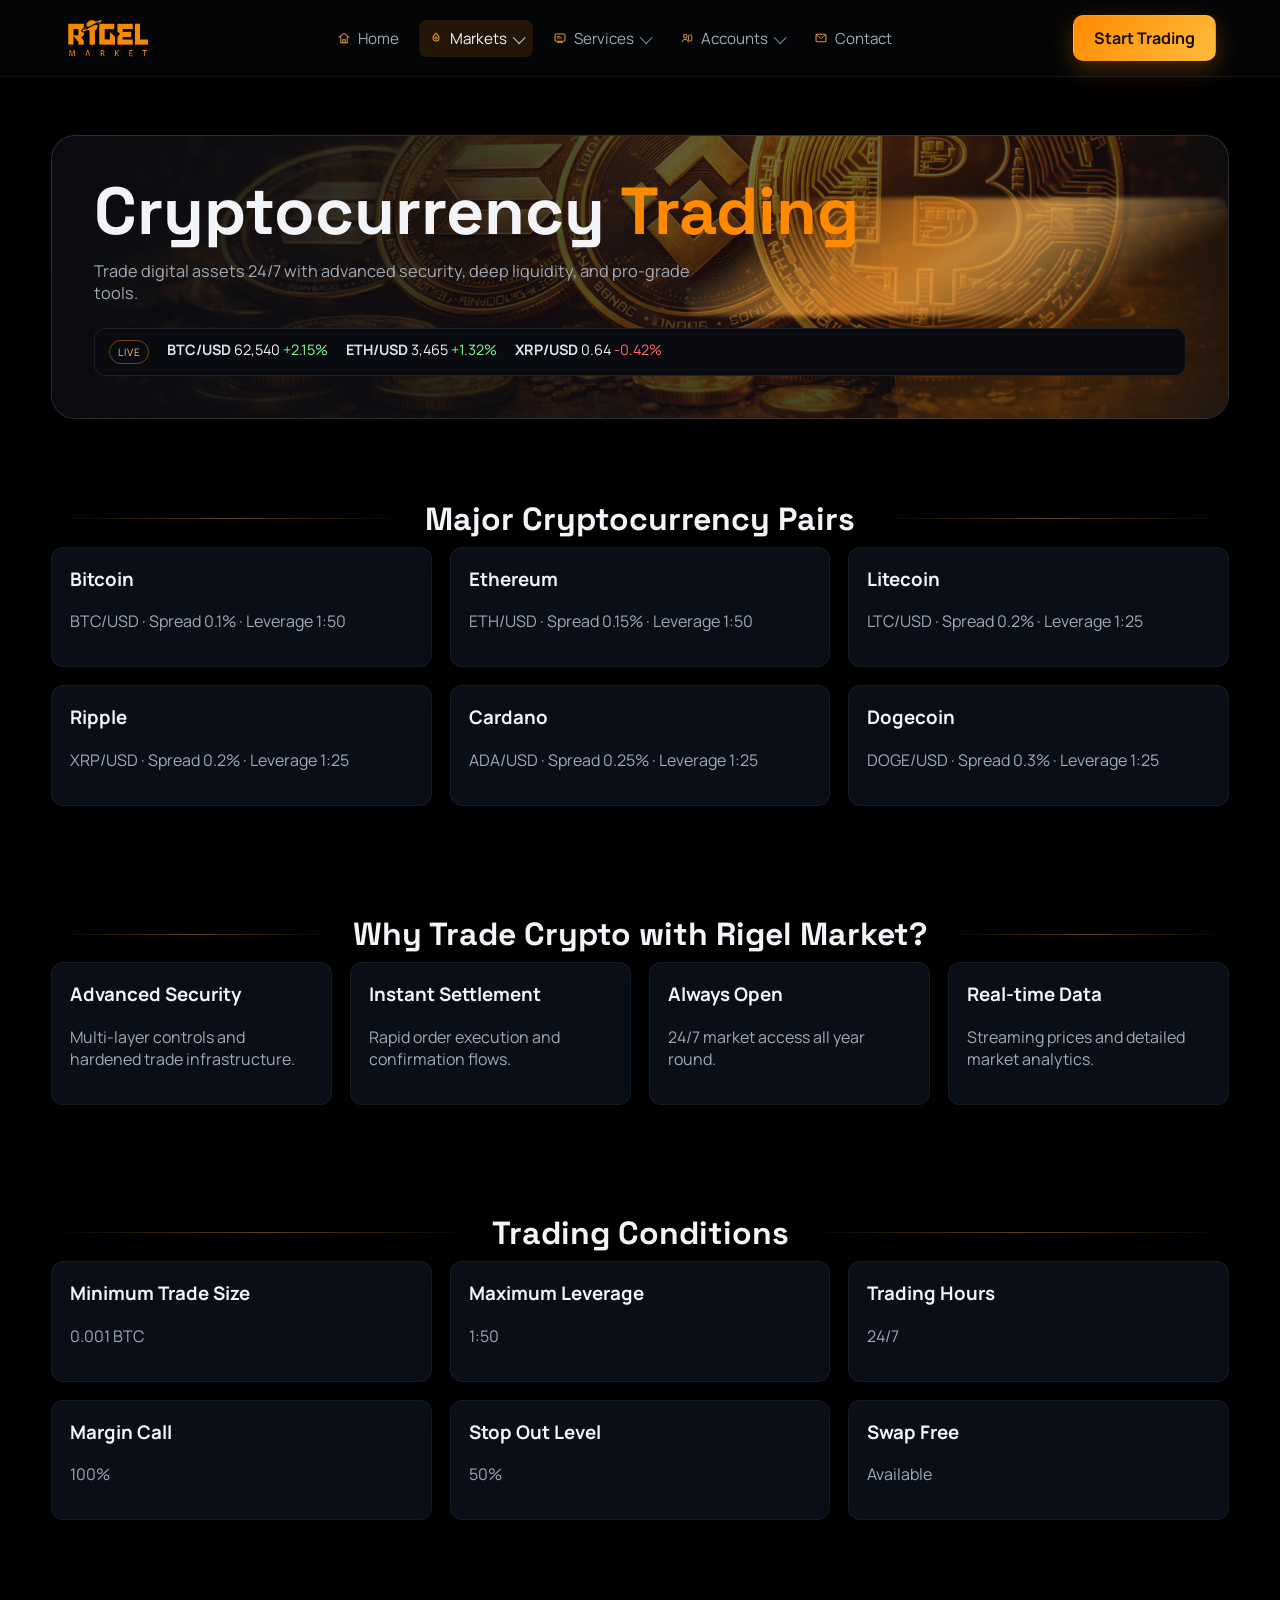
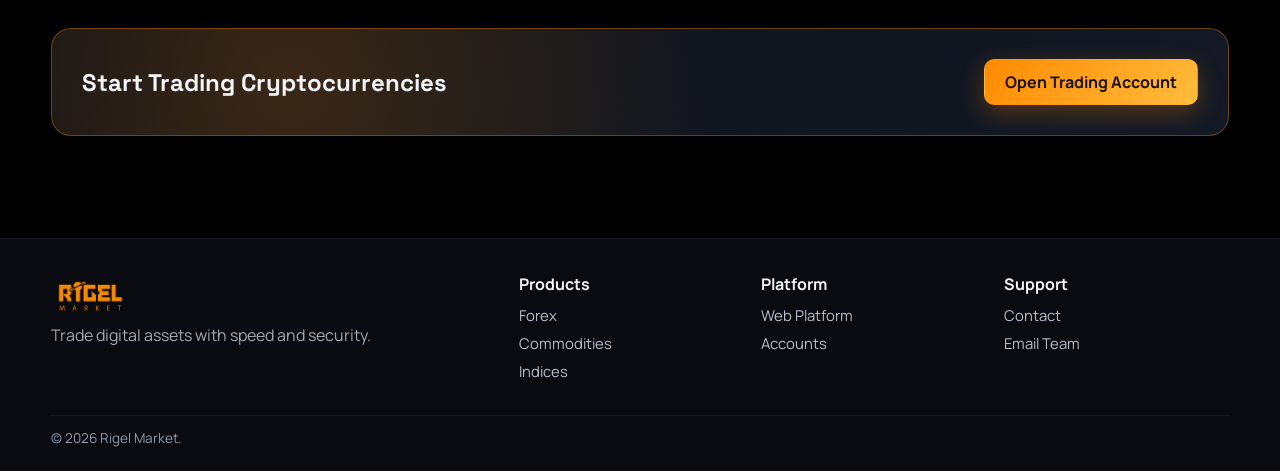
<file: crypto.html>
<!doctype html>
<html lang="en">
  <head>
    <meta charset="UTF-8" /><meta name="viewport" content="width=device-width, initial-scale=1.0" />
    <title>Crypto Trading | Rigel Market</title>
    <link rel="icon" type="image/png" href="assets/images/logo.png" /><link rel="stylesheet" href="assets/css/styles.css" />
  </head>
  <body data-page="crypto">
    <header class="site-header"><div class="container nav-wrap"><a class="logo" href="index.html"><img src="assets/images/logo.png" alt="Rigel Market" /></a><button class="nav-toggle" data-nav-toggle aria-label="Toggle navigation">Menu</button><nav class="nav-links" data-nav-links><a href="index.html" data-page-link="home">Home</a><div class="nav-group"><button class="nav-group-toggle" type="button" data-page-link="markets" aria-expanded="false">Markets</button><div class="nav-dropdown"><a href="forex.html" data-page-link="forex">Forex</a><a href="commodities.html" data-page-link="commodities">Commodities</a><a href="stocks.html" data-page-link="stocks">Stocks</a><a href="indices.html" data-page-link="indices">Indices</a><a href="crypto.html" data-page-link="crypto">Crypto</a></div></div><div class="nav-group"><button class="nav-group-toggle" type="button" data-page-link="services" aria-expanded="false">Services</button><div class="nav-dropdown"><a href="web-platform.html" data-page-link="platform">Web Platform</a><a href="copy-trading.html" data-page-link="copy-trading">Copy Trading</a></div></div><div class="nav-group"><button class="nav-group-toggle" type="button" data-page-link="accounts" aria-expanded="false">Accounts</button><div class="nav-dropdown"><a href="standard-account.html">Standard Account</a><a href="pro-account.html">Pro Account</a><a href="premiere-account.html">Premiere Account</a></div></div><a href="contact.html" data-page-link="contact">Contact</a></nav><div class="nav-cta"><a class="btn primary" href="https://crm.rigelmarket.com/signup">Start Trading</a></div></div></header>
    <main>
      <section class="hero"><div class="container"><div class="hero-card reveal"><div class="chart-glow"></div><div class="chart-line"></div><h1>Cryptocurrency <span class="accent">Trading</span></h1><p>Trade digital assets 24/7 with advanced security, deep liquidity, and pro-grade tools.</p><div class="ticker"><span><b>BTC/USD</b> 62,540 <span class="up">+2.15%</span></span><span><b>ETH/USD</b> 3,465 <span class="up">+1.32%</span></span><span><b>XRP/USD</b> 0.64 <span class="down">-0.42%</span></span></div></div></div></section>
      <section class="section"><div class="container reveal"><h2 class="section-title section-lined">Major Cryptocurrency Pairs</h2><div class="grid cards-3"><article class="card"><h3>Bitcoin</h3><p>BTC/USD · Spread 0.1% · Leverage 1:50</p></article><article class="card"><h3>Ethereum</h3><p>ETH/USD · Spread 0.15% · Leverage 1:50</p></article><article class="card"><h3>Litecoin</h3><p>LTC/USD · Spread 0.2% · Leverage 1:25</p></article><article class="card"><h3>Ripple</h3><p>XRP/USD · Spread 0.2% · Leverage 1:25</p></article><article class="card"><h3>Cardano</h3><p>ADA/USD · Spread 0.25% · Leverage 1:25</p></article><article class="card"><h3>Dogecoin</h3><p>DOGE/USD · Spread 0.3% · Leverage 1:25</p></article></div></div></section>
      <section class="section"><div class="container reveal"><h2 class="section-title section-lined">Why Trade Crypto with Rigel Market?</h2><div class="grid cards-4"><article class="card"><h3>Advanced Security</h3><p>Multi-layer controls and hardened trade infrastructure.</p></article><article class="card"><h3>Instant Settlement</h3><p>Rapid order execution and confirmation flows.</p></article><article class="card"><h3>Always Open</h3><p>24/7 market access all year round.</p></article><article class="card"><h3>Real-time Data</h3><p>Streaming prices and detailed market analytics.</p></article></div></div></section>
      <section class="section"><div class="container reveal"><h2 class="section-title section-lined">Trading Conditions</h2><div class="grid cards-3"><article class="card"><h3>Minimum Trade Size</h3><p>0.001 BTC</p></article><article class="card"><h3>Maximum Leverage</h3><p>1:50</p></article><article class="card"><h3>Trading Hours</h3><p>24/7</p></article><article class="card"><h3>Margin Call</h3><p>100%</p></article><article class="card"><h3>Stop Out Level</h3><p>50%</p></article><article class="card"><h3>Swap Free</h3><p>Available</p></article></div></div></section>
      <section class="section"><div class="container reveal"><div class="cta-band"><div><h2>Start Trading Cryptocurrencies</h2></div><a class="btn primary" href="https://crm.rigelmarket.com/signup">Open Trading Account</a></div></div></section>
    </main>
    <footer class="site-footer"><div class="container footer-wrap"><div><a class="logo" href="index.html"><img src="assets/images/logo.png" alt="Rigel Market" /></a><p class="section-subtitle">Trade digital assets with speed and security.</p></div><div><h4>Products</h4><ul class="footer-links"><li><a href="forex.html">Forex</a></li><li><a href="commodities.html">Commodities</a></li><li><a href="indices.html">Indices</a></li></ul></div><div><h4>Platform</h4><ul class="footer-links"><li><a href="web-platform.html">Web Platform</a></li><li><a href="standard-account.html">Accounts</a></li></ul></div><div><h4>Support</h4><ul class="footer-links"><li><a href="contact.html">Contact</a></li><li><a href="mailto:support@rigelmarket.com">Email Team</a></li></ul></div></div><div class="container footer-base">© 2026 Rigel Market.</div></footer>
    <script src="assets/js/main.js" defer></script>
  </body>
</html>
</file>
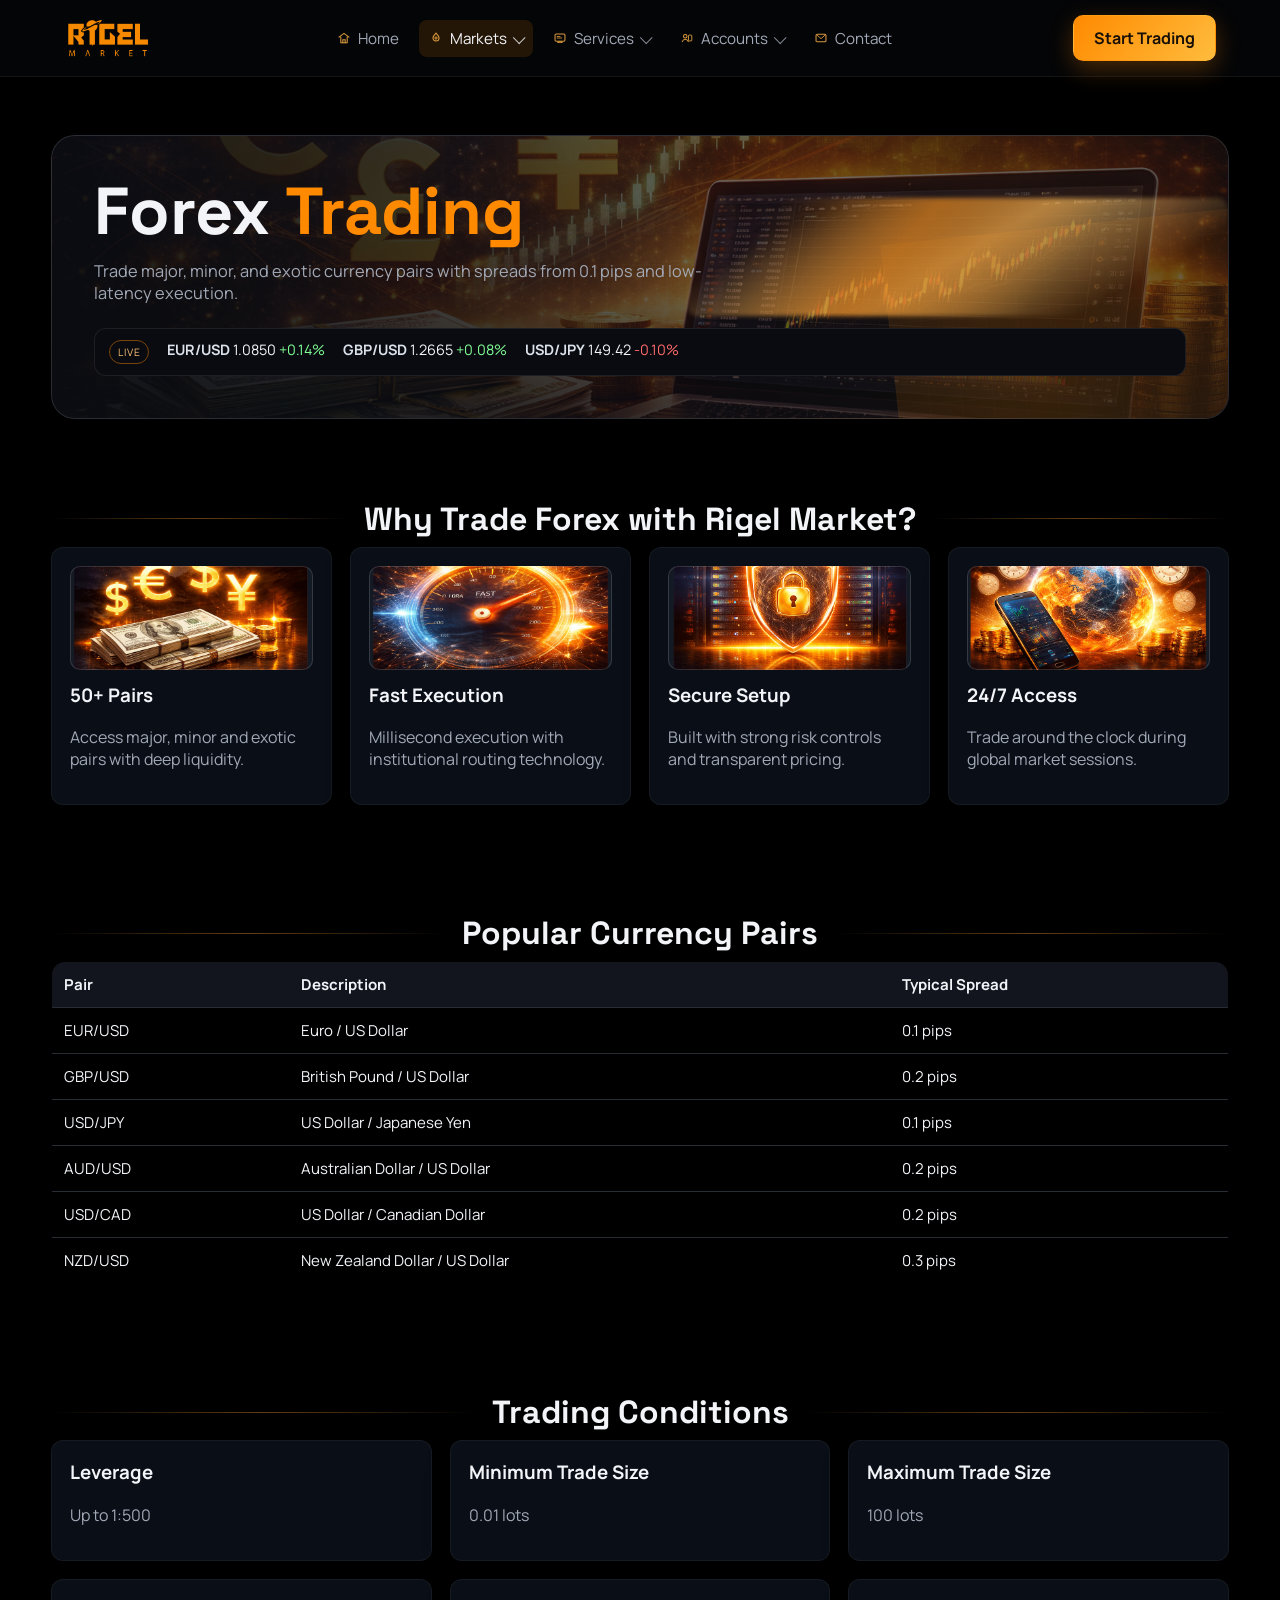
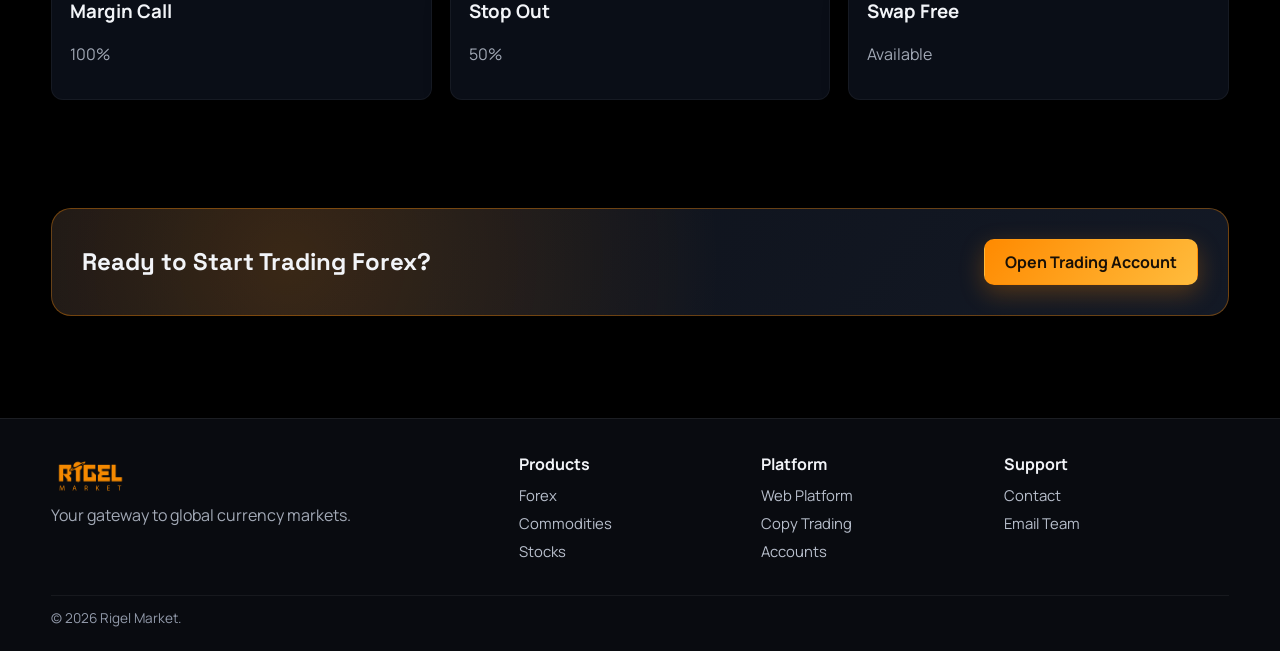
<file: forex.html>
<!doctype html>
<html lang="en">
  <head>
    <meta charset="UTF-8" />
    <meta name="viewport" content="width=device-width, initial-scale=1.0" />
    <title>Forex Trading | Rigel Market</title>
    <link rel="icon" type="image/png" href="assets/images/logo.png" /><link rel="stylesheet" href="assets/css/styles.css" />
  </head>
  <body data-page="forex">
    <header class="site-header">
      <div class="container nav-wrap">
        <a class="logo" href="index.html"><img src="assets/images/logo.png" alt="Rigel Market" /></a>
        <button class="nav-toggle" data-nav-toggle aria-label="Toggle navigation">Menu</button>
        <nav class="nav-links" data-nav-links>
          <a href="index.html" data-page-link="home">Home</a><div class="nav-group"><button class="nav-group-toggle" type="button" data-page-link="markets" aria-expanded="false">Markets</button><div class="nav-dropdown"><a href="forex.html" data-page-link="forex">Forex</a><a href="commodities.html" data-page-link="commodities">Commodities</a><a href="stocks.html" data-page-link="stocks">Stocks</a><a href="indices.html" data-page-link="indices">Indices</a><a href="crypto.html" data-page-link="crypto">Crypto</a></div></div><div class="nav-group"><button class="nav-group-toggle" type="button" data-page-link="services" aria-expanded="false">Services</button><div class="nav-dropdown"><a href="web-platform.html" data-page-link="platform">Web Platform</a><a href="copy-trading.html" data-page-link="copy-trading">Copy Trading</a></div></div><div class="nav-group"><button class="nav-group-toggle" type="button" data-page-link="accounts" aria-expanded="false">Accounts</button><div class="nav-dropdown"><a href="standard-account.html">Standard Account</a><a href="pro-account.html">Pro Account</a><a href="premiere-account.html">Premiere Account</a></div></div><a href="contact.html" data-page-link="contact">Contact</a>
        </nav>
        <div class="nav-cta"><a class="btn primary" href="https://crm.rigelmarket.com/signup">Start Trading</a></div>
      </div>
    </header>

    <main>
      <section class="hero">
        <div class="container">
          <div class="hero-card reveal">
            <div class="chart-glow"></div>
            <div class="chart-line"></div>
            <h1>Forex <span class="accent">Trading</span></h1>
            <p>Trade major, minor, and exotic currency pairs with spreads from 0.1 pips and low-latency execution.</p>
            <div class="ticker">
              <span><b>EUR/USD</b> 1.0850 <span class="up">+0.14%</span></span>
              <span><b>GBP/USD</b> 1.2665 <span class="up">+0.08%</span></span>
              <span><b>USD/JPY</b> 149.42 <span class="down">-0.10%</span></span>
            </div>
          </div>
        </div>
      </section>

      <section class="section">
        <div class="container reveal">
          <h2 class="section-title section-lined">Why Trade Forex with Rigel Market?</h2>
          <div class="grid cards-4">
            <article class="card">
              <span class="grid-image-placeholder has-image pairs"></span>
              <h3>50+ Pairs</h3>
              <p>Access major, minor and exotic pairs with deep liquidity.</p>
            </article>
            <article class="card">
              <span class="grid-image-placeholder has-image fast"></span>
              <h3>Fast Execution</h3>
              <p>Millisecond execution with institutional routing technology.</p>
            </article>
            <article class="card">
              <span class="grid-image-placeholder has-image secure"></span>
              <h3>Secure Setup</h3>
              <p>Built with strong risk controls and transparent pricing.</p>
            </article>
            <article class="card">
              <span class="grid-image-placeholder has-image support"></span>
              <h3>24/7 Access</h3>
              <p>Trade around the clock during global market sessions.</p>
            </article>
          </div>
        </div>
      </section>

      <section class="section">
        <div class="container reveal">
          <h2 class="section-title section-lined">Popular Currency Pairs</h2>
          <table class="table">
            <thead><tr><th>Pair</th><th>Description</th><th>Typical Spread</th></tr></thead>
            <tbody>
              <tr><td>EUR/USD</td><td>Euro / US Dollar</td><td>0.1 pips</td></tr>
              <tr><td>GBP/USD</td><td>British Pound / US Dollar</td><td>0.2 pips</td></tr>
              <tr><td>USD/JPY</td><td>US Dollar / Japanese Yen</td><td>0.1 pips</td></tr>
              <tr><td>AUD/USD</td><td>Australian Dollar / US Dollar</td><td>0.2 pips</td></tr>
              <tr><td>USD/CAD</td><td>US Dollar / Canadian Dollar</td><td>0.2 pips</td></tr>
              <tr><td>NZD/USD</td><td>New Zealand Dollar / US Dollar</td><td>0.3 pips</td></tr>
            </tbody>
          </table>
        </div>
      </section>

      <section class="section">
        <div class="container reveal">
          <h2 class="section-title section-lined">Trading Conditions</h2>
          <div class="grid cards-3">
            <article class="card"><h3>Leverage</h3><p>Up to 1:500</p></article>
            <article class="card"><h3>Minimum Trade Size</h3><p>0.01 lots</p></article>
            <article class="card"><h3>Maximum Trade Size</h3><p>100 lots</p></article>
            <article class="card"><h3>Margin Call</h3><p>100%</p></article>
            <article class="card"><h3>Stop Out</h3><p>50%</p></article>
            <article class="card"><h3>Swap Free</h3><p>Available</p></article>
          </div>
        </div>
      </section>

      <section class="section"><div class="container reveal"><div class="cta-band"><div><h2>Ready to Start Trading Forex?</h2></div><a class="btn primary" href="https://crm.rigelmarket.com/signup">Open Trading Account</a></div></div></section>
    </main>

    <footer class="site-footer"><div class="container footer-wrap"><div><a class="logo" href="index.html"><img src="assets/images/logo.png" alt="Rigel Market" /></a><p class="section-subtitle">Your gateway to global currency markets.</p></div><div><h4>Products</h4><ul class="footer-links"><li><a href="forex.html">Forex</a></li><li><a href="commodities.html">Commodities</a></li><li><a href="stocks.html">Stocks</a></li></ul></div><div><h4>Platform</h4><ul class="footer-links"><li><a href="web-platform.html">Web Platform</a></li><li><a href="copy-trading.html">Copy Trading</a></li><li><a href="standard-account.html">Accounts</a></li></ul></div><div><h4>Support</h4><ul class="footer-links"><li><a href="contact.html">Contact</a></li><li><a href="mailto:support@rigelmarket.com">Email Team</a></li></ul></div></div><div class="container footer-base">© 2026 Rigel Market.</div></footer>
    <script src="assets/js/main.js" defer></script>
  </body>
</html>
</file>
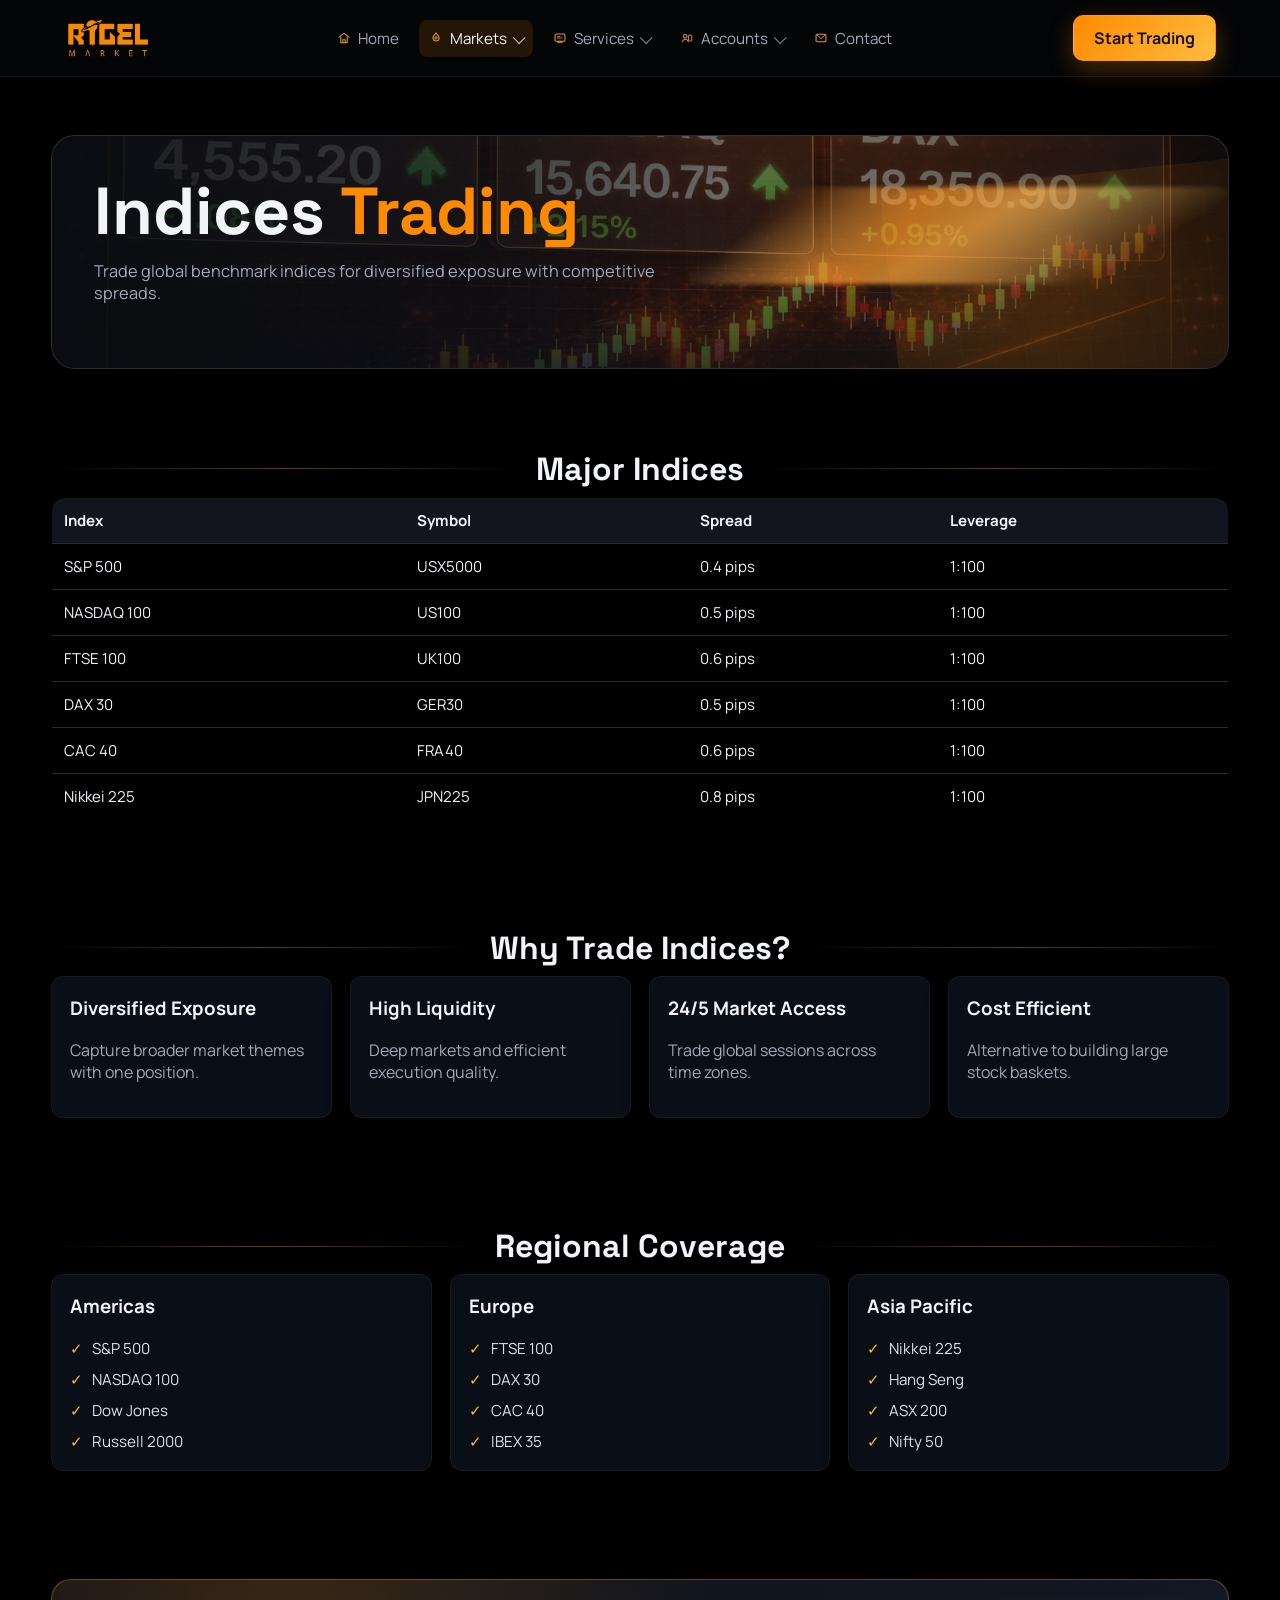
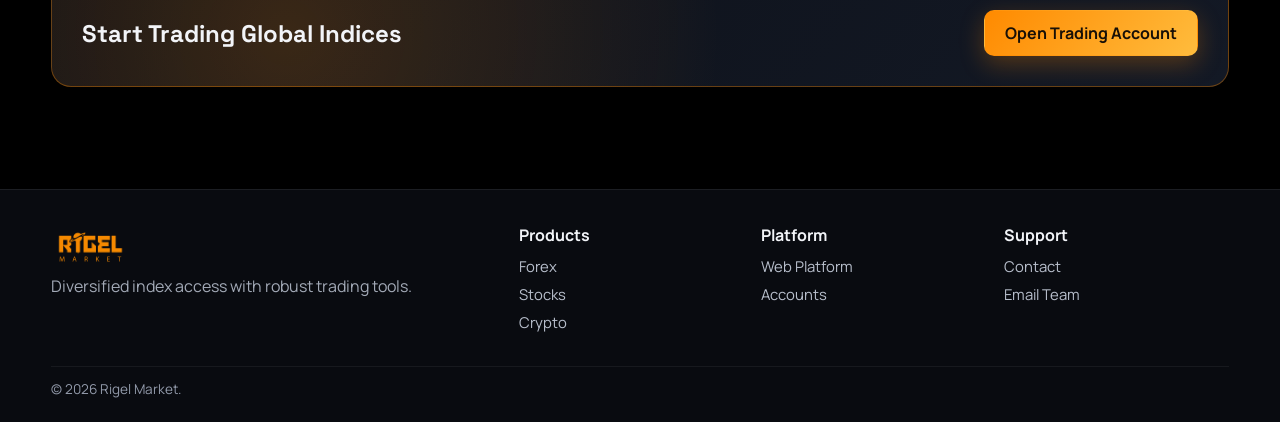
<file: indices.html>
<!doctype html>
<html lang="en">
  <head>
    <meta charset="UTF-8" /><meta name="viewport" content="width=device-width, initial-scale=1.0" />
    <title>Indices Trading | Rigel Market</title>
    <link rel="icon" type="image/png" href="assets/images/logo.png" /><link rel="stylesheet" href="assets/css/styles.css" />
  </head>
  <body data-page="indices">
    <header class="site-header"><div class="container nav-wrap"><a class="logo" href="index.html"><img src="assets/images/logo.png" alt="Rigel Market" /></a><button class="nav-toggle" data-nav-toggle aria-label="Toggle navigation">Menu</button><nav class="nav-links" data-nav-links><a href="index.html" data-page-link="home">Home</a><div class="nav-group"><button class="nav-group-toggle" type="button" data-page-link="markets" aria-expanded="false">Markets</button><div class="nav-dropdown"><a href="forex.html" data-page-link="forex">Forex</a><a href="commodities.html" data-page-link="commodities">Commodities</a><a href="stocks.html" data-page-link="stocks">Stocks</a><a href="indices.html" data-page-link="indices">Indices</a><a href="crypto.html" data-page-link="crypto">Crypto</a></div></div><div class="nav-group"><button class="nav-group-toggle" type="button" data-page-link="services" aria-expanded="false">Services</button><div class="nav-dropdown"><a href="web-platform.html" data-page-link="platform">Web Platform</a><a href="copy-trading.html" data-page-link="copy-trading">Copy Trading</a></div></div><div class="nav-group"><button class="nav-group-toggle" type="button" data-page-link="accounts" aria-expanded="false">Accounts</button><div class="nav-dropdown"><a href="standard-account.html">Standard Account</a><a href="pro-account.html">Pro Account</a><a href="premiere-account.html">Premiere Account</a></div></div><a href="contact.html" data-page-link="contact">Contact</a></nav><div class="nav-cta"><a class="btn primary" href="https://crm.rigelmarket.com/signup">Start Trading</a></div></div></header>
    <main>
      <section class="hero"><div class="container"><div class="hero-card reveal"><div class="chart-glow"></div><div class="chart-line"></div><h1>Indices <span class="accent">Trading</span></h1><p>Trade global benchmark indices for diversified exposure with competitive spreads.</p></div></div></section>
      <section class="section"><div class="container reveal"><h2 class="section-title section-lined">Major Indices</h2><table class="table"><thead><tr><th>Index</th><th>Symbol</th><th>Spread</th><th>Leverage</th></tr></thead><tbody><tr><td>S&P 500</td><td>USX5000</td><td>0.4 pips</td><td>1:100</td></tr><tr><td>NASDAQ 100</td><td>US100</td><td>0.5 pips</td><td>1:100</td></tr><tr><td>FTSE 100</td><td>UK100</td><td>0.6 pips</td><td>1:100</td></tr><tr><td>DAX 30</td><td>GER30</td><td>0.5 pips</td><td>1:100</td></tr><tr><td>CAC 40</td><td>FRA40</td><td>0.6 pips</td><td>1:100</td></tr><tr><td>Nikkei 225</td><td>JPN225</td><td>0.8 pips</td><td>1:100</td></tr></tbody></table></div></section>
      <section class="section"><div class="container reveal"><h2 class="section-title section-lined">Why Trade Indices?</h2><div class="grid cards-4"><article class="card"><h3>Diversified Exposure</h3><p>Capture broader market themes with one position.</p></article><article class="card"><h3>High Liquidity</h3><p>Deep markets and efficient execution quality.</p></article><article class="card"><h3>24/5 Market Access</h3><p>Trade global sessions across time zones.</p></article><article class="card"><h3>Cost Efficient</h3><p>Alternative to building large stock baskets.</p></article></div></div></section>
      <section class="section"><div class="container reveal"><h2 class="section-title section-lined">Regional Coverage</h2><div class="grid cards-3"><article class="card"><h3>Americas</h3><ul class="feature-list"><li>S&P 500</li><li>NASDAQ 100</li><li>Dow Jones</li><li>Russell 2000</li></ul></article><article class="card"><h3>Europe</h3><ul class="feature-list"><li>FTSE 100</li><li>DAX 30</li><li>CAC 40</li><li>IBEX 35</li></ul></article><article class="card"><h3>Asia Pacific</h3><ul class="feature-list"><li>Nikkei 225</li><li>Hang Seng</li><li>ASX 200</li><li>Nifty 50</li></ul></article></div></div></section>
      <section class="section"><div class="container reveal"><div class="cta-band"><div><h2>Start Trading Global Indices</h2></div><a class="btn primary" href="https://crm.rigelmarket.com/signup">Open Trading Account</a></div></div></section>
    </main>
    <footer class="site-footer"><div class="container footer-wrap"><div><a class="logo" href="index.html"><img src="assets/images/logo.png" alt="Rigel Market" /></a><p class="section-subtitle">Diversified index access with robust trading tools.</p></div><div><h4>Products</h4><ul class="footer-links"><li><a href="forex.html">Forex</a></li><li><a href="stocks.html">Stocks</a></li><li><a href="crypto.html">Crypto</a></li></ul></div><div><h4>Platform</h4><ul class="footer-links"><li><a href="web-platform.html">Web Platform</a></li><li><a href="standard-account.html">Accounts</a></li></ul></div><div><h4>Support</h4><ul class="footer-links"><li><a href="contact.html">Contact</a></li><li><a href="mailto:support@rigelmarket.com">Email Team</a></li></ul></div></div><div class="container footer-base">© 2026 Rigel Market.</div></footer>
    <script src="assets/js/main.js" defer></script>
  </body>
</html>
</file>
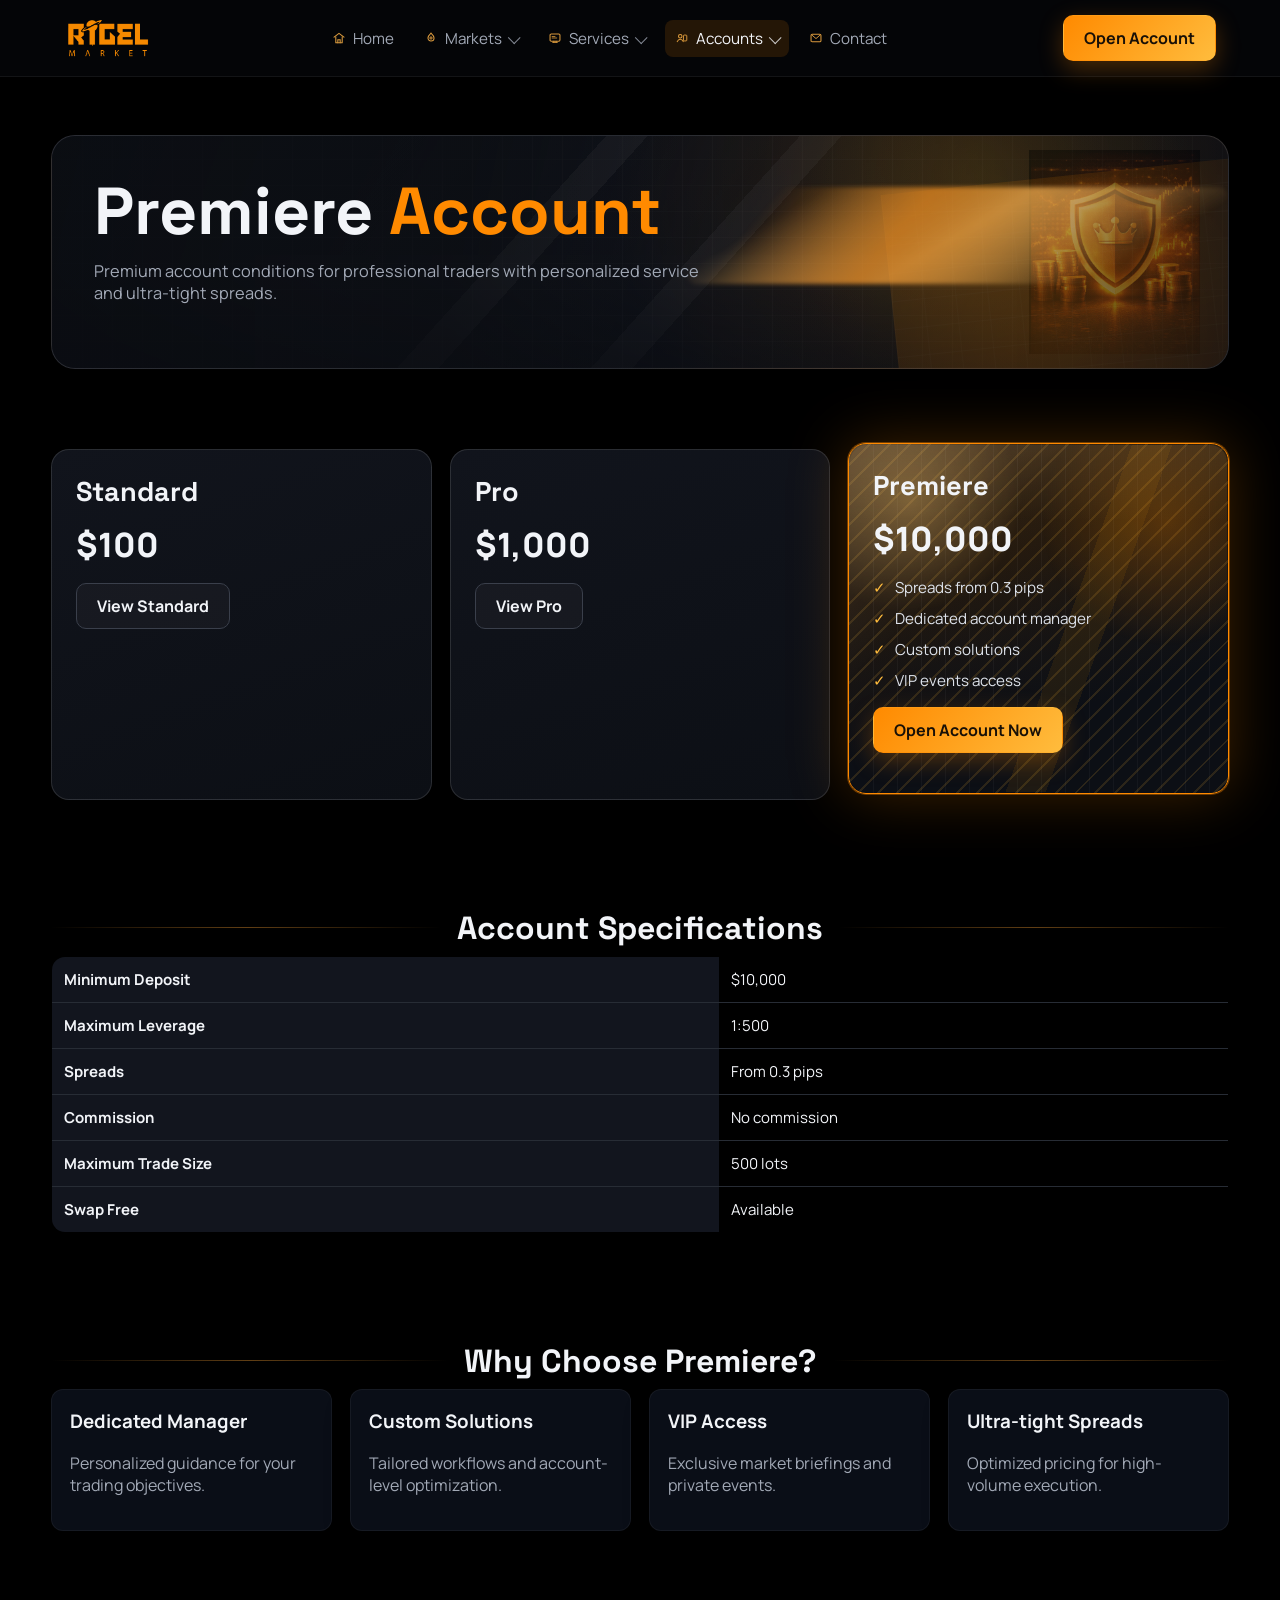
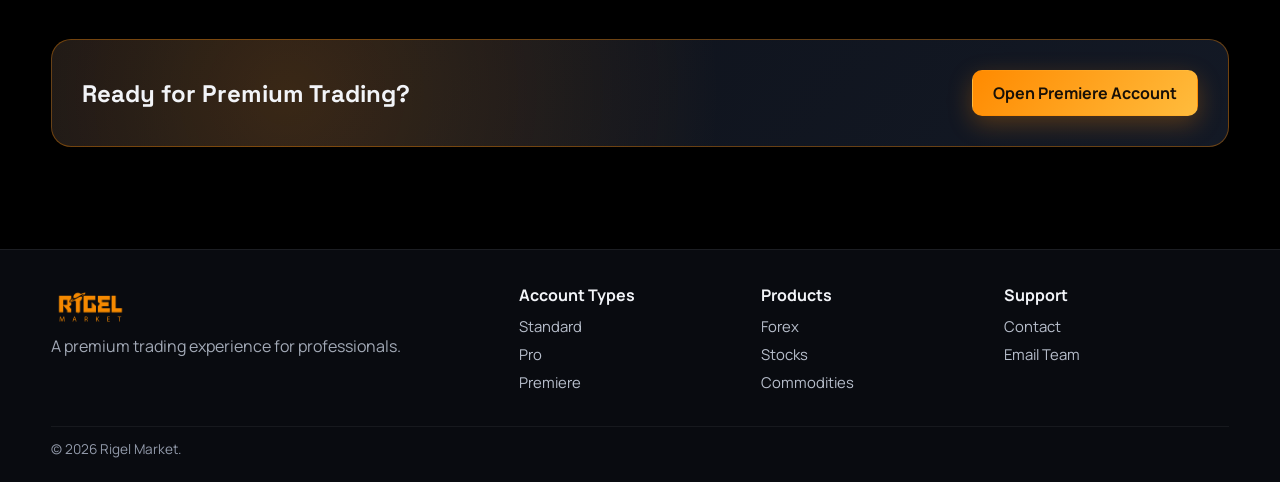
<file: premiere-account.html>
<!doctype html>
<html lang="en">
  <head>
    <meta charset="UTF-8" /><meta name="viewport" content="width=device-width, initial-scale=1.0" />
    <title>Premiere Account | Rigel Market</title>
    <link rel="icon" type="image/png" href="assets/images/logo.png" /><link rel="stylesheet" href="assets/css/styles.css" />
  </head>
  <body data-page="accounts" data-account-tier="premiere">
    <header class="site-header"><div class="container nav-wrap"><a class="logo" href="index.html"><img src="assets/images/logo.png" alt="Rigel Market" /></a><button class="nav-toggle" data-nav-toggle aria-label="Toggle navigation">Menu</button><nav class="nav-links" data-nav-links><a href="index.html" data-page-link="home">Home</a><div class="nav-group"><button class="nav-group-toggle" type="button" data-page-link="markets" aria-expanded="false">Markets</button><div class="nav-dropdown"><a href="forex.html" data-page-link="forex">Forex</a><a href="commodities.html" data-page-link="commodities">Commodities</a><a href="stocks.html" data-page-link="stocks">Stocks</a><a href="indices.html" data-page-link="indices">Indices</a><a href="crypto.html" data-page-link="crypto">Crypto</a></div></div><div class="nav-group"><button class="nav-group-toggle" type="button" data-page-link="services" aria-expanded="false">Services</button><div class="nav-dropdown"><a href="web-platform.html" data-page-link="platform">Web Platform</a><a href="copy-trading.html" data-page-link="copy-trading">Copy Trading</a></div></div><div class="nav-group"><button class="nav-group-toggle" type="button" data-page-link="accounts" aria-expanded="false">Accounts</button><div class="nav-dropdown"><a href="standard-account.html">Standard Account</a><a href="pro-account.html">Pro Account</a><a href="premiere-account.html">Premiere Account</a></div></div><a href="contact.html" data-page-link="contact">Contact</a></nav><div class="nav-cta"><a class="btn primary" href="https://crm.rigelmarket.com/signup">Open Account</a></div></div></header>
    <main>
      <section class="hero"><div class="container"><div class="hero-card reveal"><div class="chart-glow"></div><div class="chart-line"></div><h1>Premiere <span class="accent">Account</span></h1><p>Premium account conditions for professional traders with personalized service and ultra-tight spreads.</p></div></div></section>
      <section class="section"><div class="container reveal"><div class="price-grid"><article class="plan"><h3>Standard</h3><p class="amount">$100</p><p><a class="btn secondary" href="standard-account.html">View Standard</a></p></article><article class="plan"><h3>Pro</h3><p class="amount">$1,000</p><p><a class="btn secondary" href="pro-account.html">View Pro</a></p></article><article class="plan featured"><h3>Premiere</h3><p class="amount">$10,000</p><ul class="feature-list"><li>Spreads from 0.3 pips</li><li>Dedicated account manager</li><li>Custom solutions</li><li>VIP events access</li></ul><p><a class="btn primary" href="https://crm.rigelmarket.com/signup">Open Account Now</a></p></article></div></div></section>
      <section class="section"><div class="container reveal"><h2 class="section-title section-lined">Account Specifications</h2><table class="table"><tbody><tr><th>Minimum Deposit</th><td>$10,000</td></tr><tr><th>Maximum Leverage</th><td>1:500</td></tr><tr><th>Spreads</th><td>From 0.3 pips</td></tr><tr><th>Commission</th><td>No commission</td></tr><tr><th>Maximum Trade Size</th><td>500 lots</td></tr><tr><th>Swap Free</th><td>Available</td></tr></tbody></table></div></section>
      <section class="section"><div class="container reveal"><h2 class="section-title section-lined">Why Choose Premiere?</h2><div class="grid cards-4"><article class="card"><h3>Dedicated Manager</h3><p>Personalized guidance for your trading objectives.</p></article><article class="card"><h3>Custom Solutions</h3><p>Tailored workflows and account-level optimization.</p></article><article class="card"><h3>VIP Access</h3><p>Exclusive market briefings and private events.</p></article><article class="card"><h3>Ultra-tight Spreads</h3><p>Optimized pricing for high-volume execution.</p></article></div></div></section>
      <section class="section"><div class="container reveal"><div class="cta-band"><div><h2>Ready for Premium Trading?</h2></div><a class="btn primary" href="https://crm.rigelmarket.com/signup">Open Premiere Account</a></div></div></section>
    </main>
    <footer class="site-footer"><div class="container footer-wrap"><div><a class="logo" href="index.html"><img src="assets/images/logo.png" alt="Rigel Market" /></a><p class="section-subtitle">A premium trading experience for professionals.</p></div><div><h4>Account Types</h4><ul class="footer-links"><li><a href="standard-account.html">Standard</a></li><li><a href="pro-account.html">Pro</a></li><li><a href="premiere-account.html">Premiere</a></li></ul></div><div><h4>Products</h4><ul class="footer-links"><li><a href="forex.html">Forex</a></li><li><a href="stocks.html">Stocks</a></li><li><a href="commodities.html">Commodities</a></li></ul></div><div><h4>Support</h4><ul class="footer-links"><li><a href="contact.html">Contact</a></li><li><a href="mailto:support@rigelmarket.com">Email Team</a></li></ul></div></div><div class="container footer-base">© 2026 Rigel Market.</div></footer>
    <script src="assets/js/main.js" defer></script>
  </body>
</html>
</file>
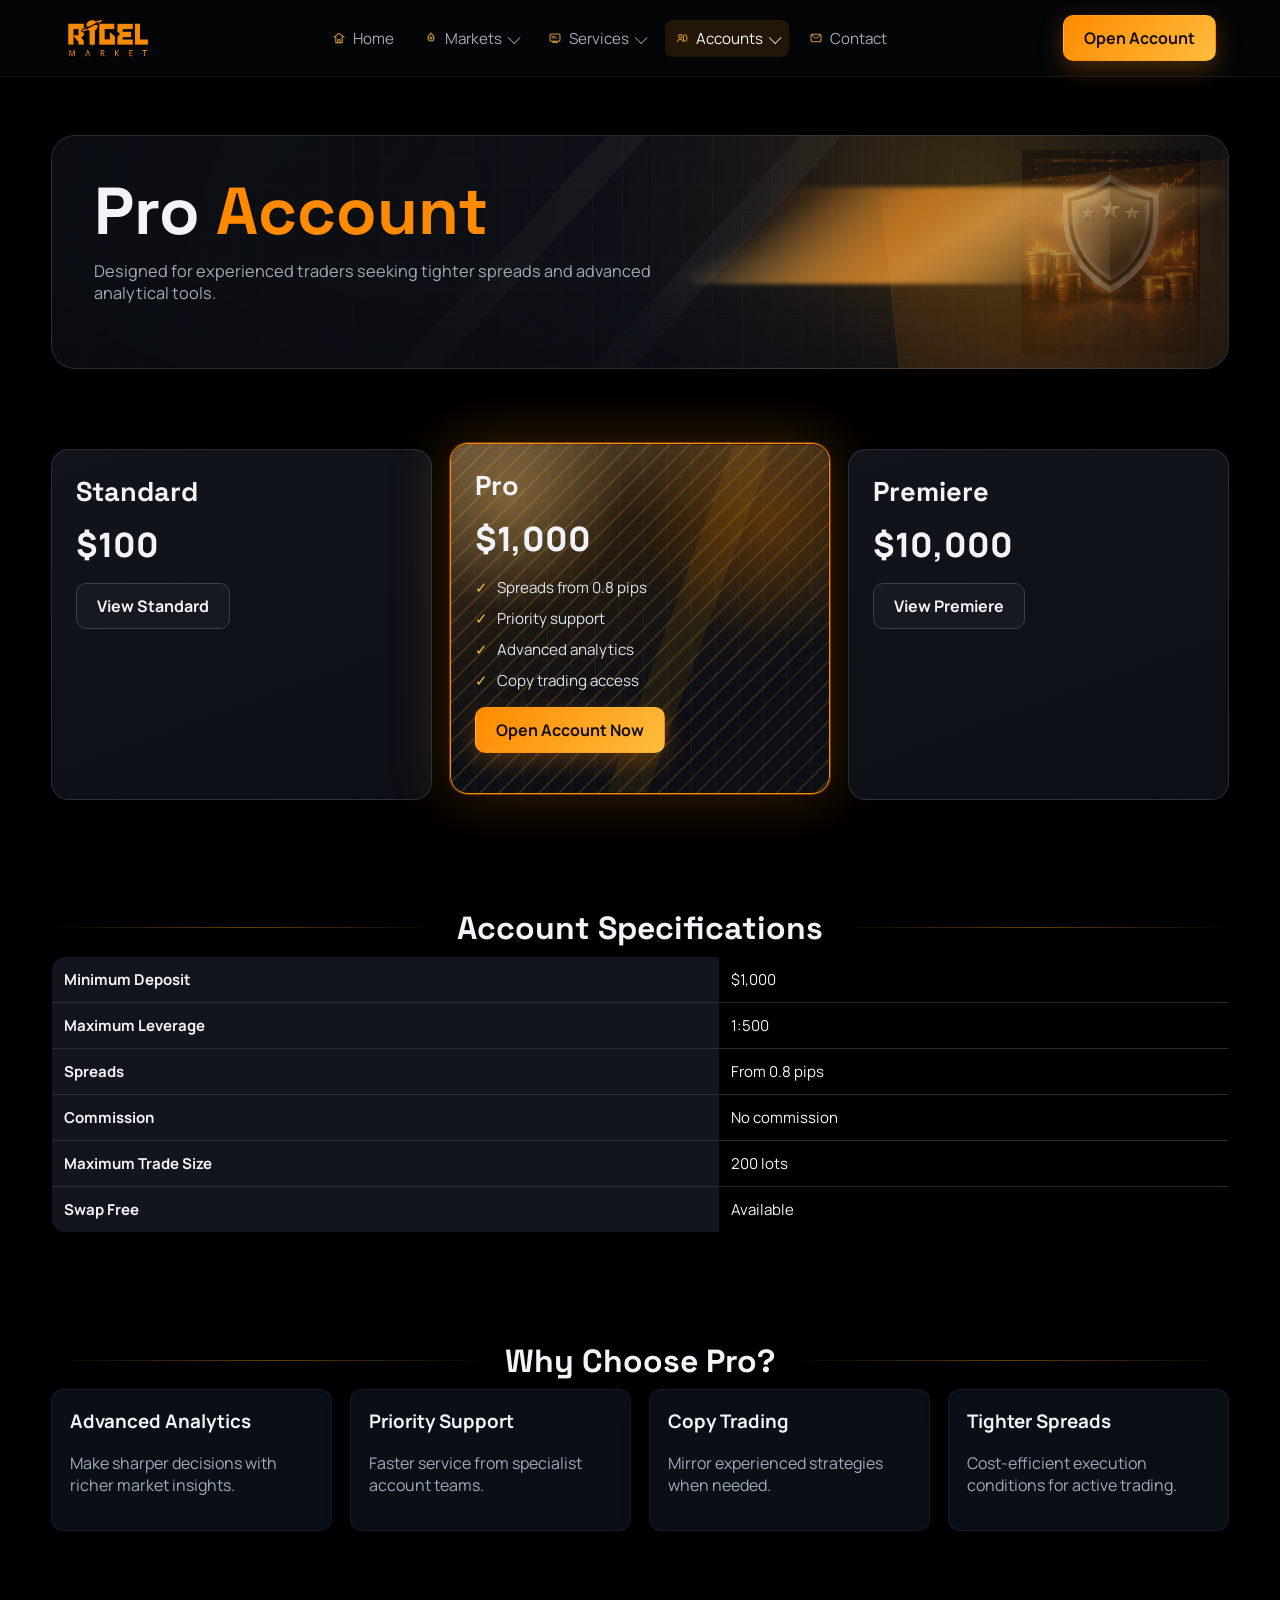
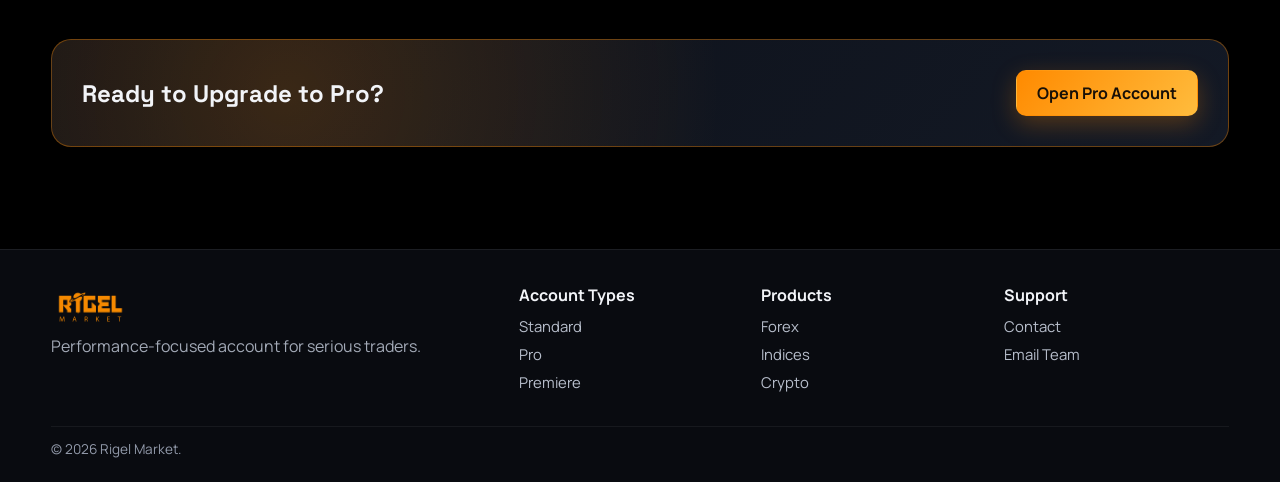
<file: pro-account.html>
<!doctype html>
<html lang="en">
  <head>
    <meta charset="UTF-8" /><meta name="viewport" content="width=device-width, initial-scale=1.0" />
    <title>Pro Account | Rigel Market</title>
    <link rel="icon" type="image/png" href="assets/images/logo.png" /><link rel="stylesheet" href="assets/css/styles.css" />
  </head>
  <body data-page="accounts" data-account-tier="pro">
    <header class="site-header"><div class="container nav-wrap"><a class="logo" href="index.html"><img src="assets/images/logo.png" alt="Rigel Market" /></a><button class="nav-toggle" data-nav-toggle aria-label="Toggle navigation">Menu</button><nav class="nav-links" data-nav-links><a href="index.html" data-page-link="home">Home</a><div class="nav-group"><button class="nav-group-toggle" type="button" data-page-link="markets" aria-expanded="false">Markets</button><div class="nav-dropdown"><a href="forex.html" data-page-link="forex">Forex</a><a href="commodities.html" data-page-link="commodities">Commodities</a><a href="stocks.html" data-page-link="stocks">Stocks</a><a href="indices.html" data-page-link="indices">Indices</a><a href="crypto.html" data-page-link="crypto">Crypto</a></div></div><div class="nav-group"><button class="nav-group-toggle" type="button" data-page-link="services" aria-expanded="false">Services</button><div class="nav-dropdown"><a href="web-platform.html" data-page-link="platform">Web Platform</a><a href="copy-trading.html" data-page-link="copy-trading">Copy Trading</a></div></div><div class="nav-group"><button class="nav-group-toggle" type="button" data-page-link="accounts" aria-expanded="false">Accounts</button><div class="nav-dropdown"><a href="standard-account.html">Standard Account</a><a href="pro-account.html">Pro Account</a><a href="premiere-account.html">Premiere Account</a></div></div><a href="contact.html" data-page-link="contact">Contact</a></nav><div class="nav-cta"><a class="btn primary" href="https://crm.rigelmarket.com/signup">Open Account</a></div></div></header>
    <main>
      <section class="hero"><div class="container"><div class="hero-card reveal"><div class="chart-glow"></div><div class="chart-line"></div><h1>Pro <span class="accent">Account</span></h1><p>Designed for experienced traders seeking tighter spreads and advanced analytical tools.</p></div></div></section>
      <section class="section"><div class="container reveal"><div class="price-grid"><article class="plan"><h3>Standard</h3><p class="amount">$100</p><p><a class="btn secondary" href="standard-account.html">View Standard</a></p></article><article class="plan featured"><h3>Pro</h3><p class="amount">$1,000</p><ul class="feature-list"><li>Spreads from 0.8 pips</li><li>Priority support</li><li>Advanced analytics</li><li>Copy trading access</li></ul><p><a class="btn primary" href="https://crm.rigelmarket.com/signup">Open Account Now</a></p></article><article class="plan"><h3>Premiere</h3><p class="amount">$10,000</p><p><a class="btn secondary" href="premiere-account.html">View Premiere</a></p></article></div></div></section>
      <section class="section"><div class="container reveal"><h2 class="section-title section-lined">Account Specifications</h2><table class="table"><tbody><tr><th>Minimum Deposit</th><td>$1,000</td></tr><tr><th>Maximum Leverage</th><td>1:500</td></tr><tr><th>Spreads</th><td>From 0.8 pips</td></tr><tr><th>Commission</th><td>No commission</td></tr><tr><th>Maximum Trade Size</th><td>200 lots</td></tr><tr><th>Swap Free</th><td>Available</td></tr></tbody></table></div></section>
      <section class="section"><div class="container reveal"><h2 class="section-title section-lined">Why Choose Pro?</h2><div class="grid cards-4"><article class="card"><h3>Advanced Analytics</h3><p>Make sharper decisions with richer market insights.</p></article><article class="card"><h3>Priority Support</h3><p>Faster service from specialist account teams.</p></article><article class="card"><h3>Copy Trading</h3><p>Mirror experienced strategies when needed.</p></article><article class="card"><h3>Tighter Spreads</h3><p>Cost-efficient execution conditions for active trading.</p></article></div></div></section>
      <section class="section"><div class="container reveal"><div class="cta-band"><div><h2>Ready to Upgrade to Pro?</h2></div><a class="btn primary" href="https://crm.rigelmarket.com/signup">Open Pro Account</a></div></div></section>
    </main>
    <footer class="site-footer"><div class="container footer-wrap"><div><a class="logo" href="index.html"><img src="assets/images/logo.png" alt="Rigel Market" /></a><p class="section-subtitle">Performance-focused account for serious traders.</p></div><div><h4>Account Types</h4><ul class="footer-links"><li><a href="standard-account.html">Standard</a></li><li><a href="pro-account.html">Pro</a></li><li><a href="premiere-account.html">Premiere</a></li></ul></div><div><h4>Products</h4><ul class="footer-links"><li><a href="forex.html">Forex</a></li><li><a href="indices.html">Indices</a></li><li><a href="crypto.html">Crypto</a></li></ul></div><div><h4>Support</h4><ul class="footer-links"><li><a href="contact.html">Contact</a></li><li><a href="mailto:support@rigelmarket.com">Email Team</a></li></ul></div></div><div class="container footer-base">© 2026 Rigel Market.</div></footer>
    <script src="assets/js/main.js" defer></script>
  </body>
</html>
</file>
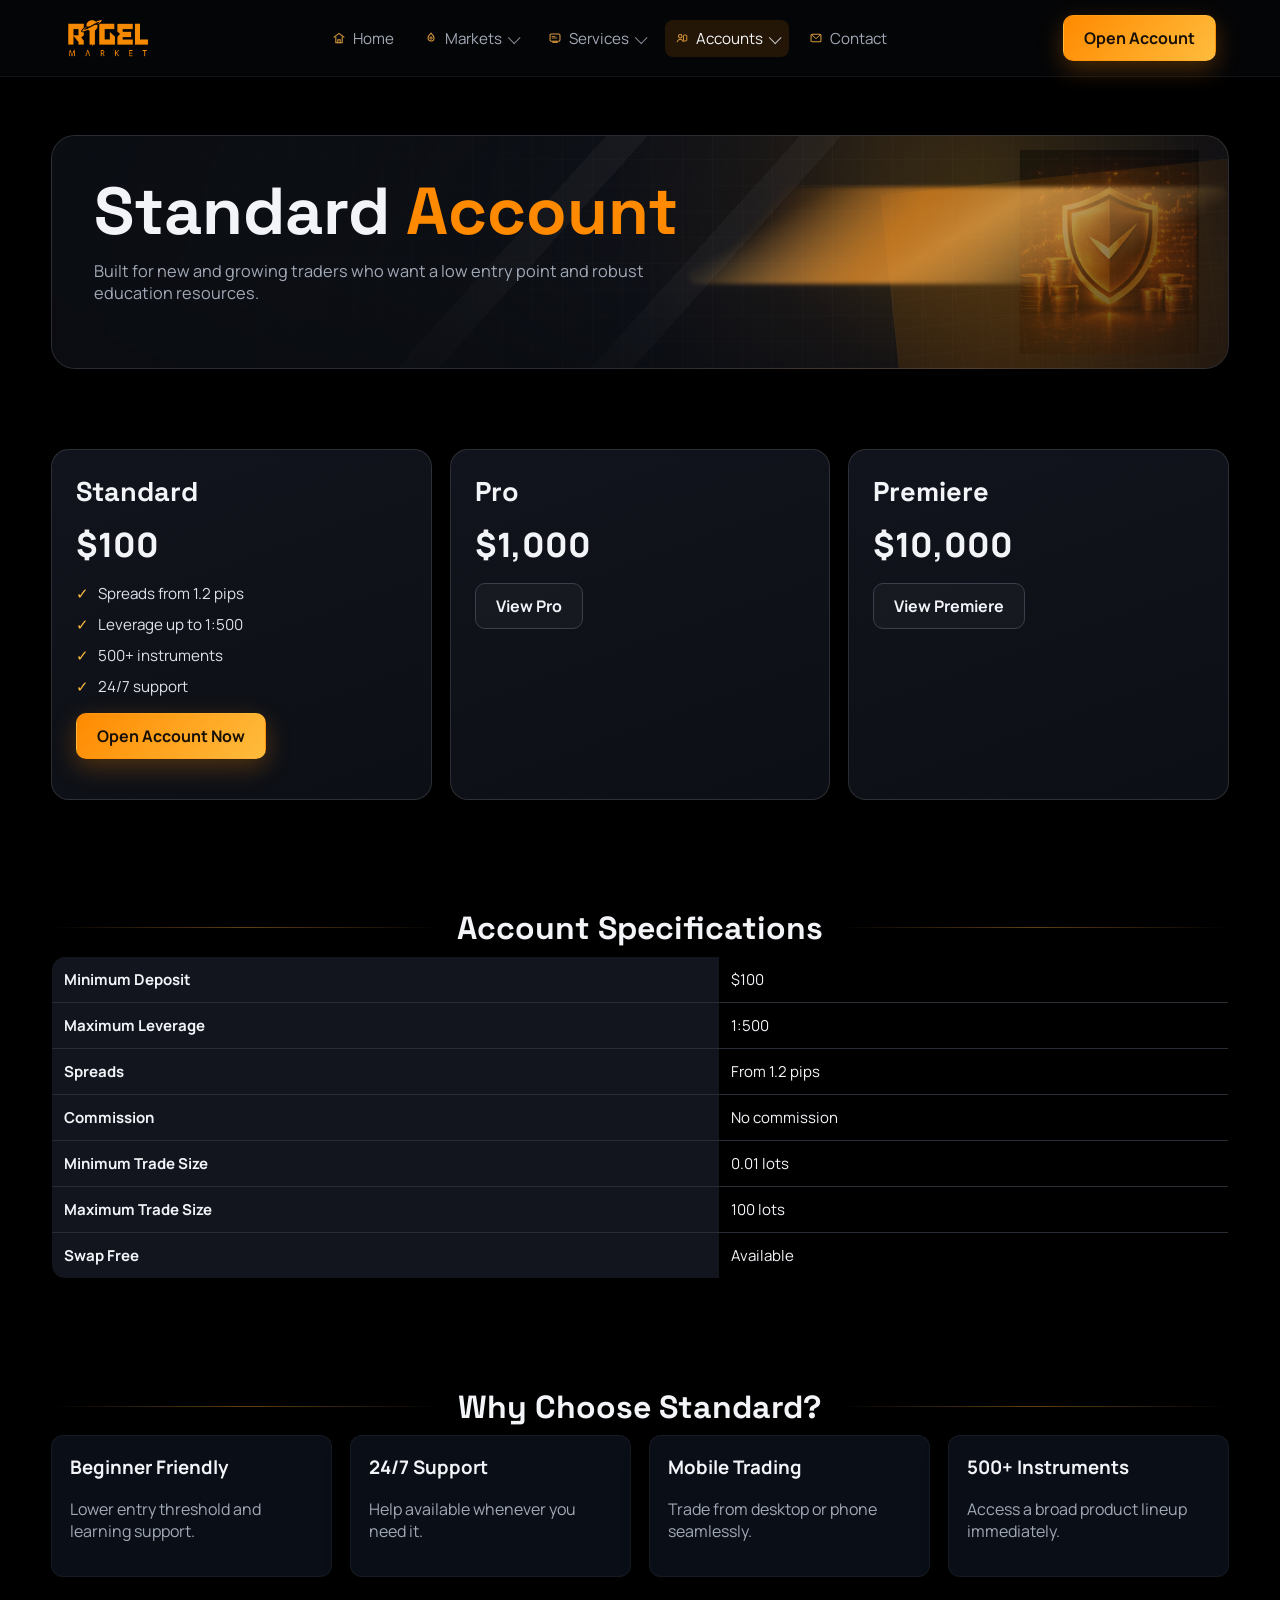
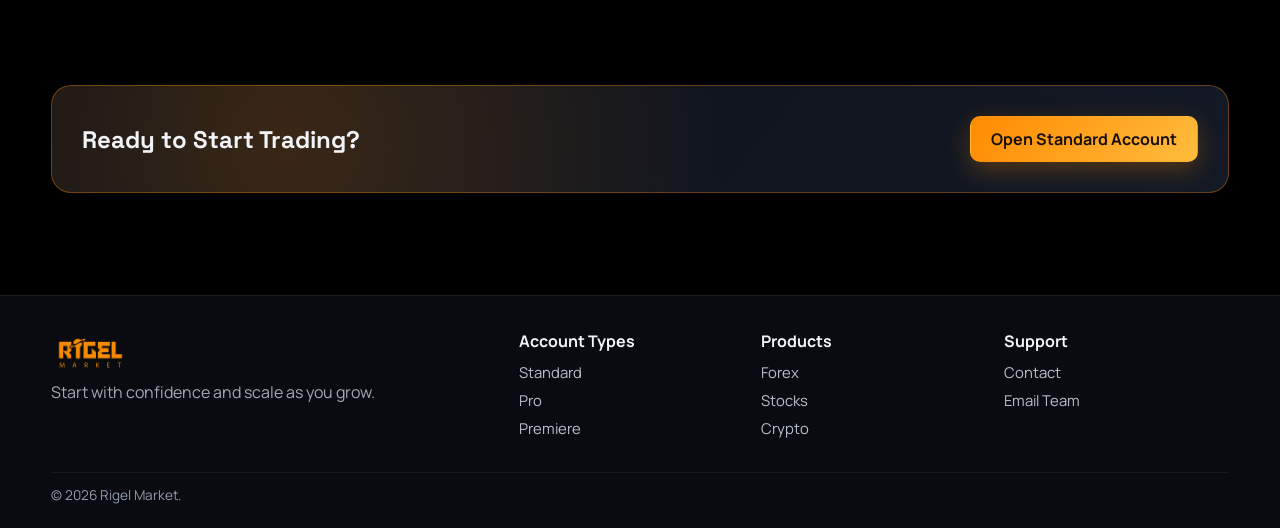
<file: standard-account.html>
<!doctype html>
<html lang="en">
  <head>
    <meta charset="UTF-8" /><meta name="viewport" content="width=device-width, initial-scale=1.0" />
    <title>Standard Account | Rigel Market</title>
    <link rel="icon" type="image/png" href="assets/images/logo.png" /><link rel="stylesheet" href="assets/css/styles.css" />
  </head>
  <body data-page="accounts" data-account-tier="standard">
    <header class="site-header"><div class="container nav-wrap"><a class="logo" href="index.html"><img src="assets/images/logo.png" alt="Rigel Market" /></a><button class="nav-toggle" data-nav-toggle aria-label="Toggle navigation">Menu</button><nav class="nav-links" data-nav-links><a href="index.html" data-page-link="home">Home</a><div class="nav-group"><button class="nav-group-toggle" type="button" data-page-link="markets" aria-expanded="false">Markets</button><div class="nav-dropdown"><a href="forex.html" data-page-link="forex">Forex</a><a href="commodities.html" data-page-link="commodities">Commodities</a><a href="stocks.html" data-page-link="stocks">Stocks</a><a href="indices.html" data-page-link="indices">Indices</a><a href="crypto.html" data-page-link="crypto">Crypto</a></div></div><div class="nav-group"><button class="nav-group-toggle" type="button" data-page-link="services" aria-expanded="false">Services</button><div class="nav-dropdown"><a href="web-platform.html" data-page-link="platform">Web Platform</a><a href="copy-trading.html" data-page-link="copy-trading">Copy Trading</a></div></div><div class="nav-group"><button class="nav-group-toggle" type="button" data-page-link="accounts" aria-expanded="false">Accounts</button><div class="nav-dropdown"><a href="standard-account.html">Standard Account</a><a href="pro-account.html">Pro Account</a><a href="premiere-account.html">Premiere Account</a></div></div><a href="contact.html" data-page-link="contact">Contact</a></nav><div class="nav-cta"><a class="btn primary" href="https://crm.rigelmarket.com/signup">Open Account</a></div></div></header>
    <main>
      <section class="hero"><div class="container"><div class="hero-card reveal"><div class="chart-glow"></div><div class="chart-line"></div><h1>Standard <span class="accent">Account</span></h1><p>Built for new and growing traders who want a low entry point and robust education resources.</p></div></div></section>
      <section class="section"><div class="container reveal"><div class="price-grid"><article class="plan highlight"><h3>Standard</h3><p class="amount">$100</p><ul class="feature-list"><li>Spreads from 1.2 pips</li><li>Leverage up to 1:500</li><li>500+ instruments</li><li>24/7 support</li></ul><p><a class="btn primary" href="https://crm.rigelmarket.com/signup">Open Account Now</a></p></article><article class="plan"><h3>Pro</h3><p class="amount">$1,000</p><p><a class="btn secondary" href="pro-account.html">View Pro</a></p></article><article class="plan"><h3>Premiere</h3><p class="amount">$10,000</p><p><a class="btn secondary" href="premiere-account.html">View Premiere</a></p></article></div></div></section>
      <section class="section"><div class="container reveal"><h2 class="section-title section-lined">Account Specifications</h2><table class="table"><tbody><tr><th>Minimum Deposit</th><td>$100</td></tr><tr><th>Maximum Leverage</th><td>1:500</td></tr><tr><th>Spreads</th><td>From 1.2 pips</td></tr><tr><th>Commission</th><td>No commission</td></tr><tr><th>Minimum Trade Size</th><td>0.01 lots</td></tr><tr><th>Maximum Trade Size</th><td>100 lots</td></tr><tr><th>Swap Free</th><td>Available</td></tr></tbody></table></div></section>
      <section class="section"><div class="container reveal"><h2 class="section-title section-lined">Why Choose Standard?</h2><div class="grid cards-4"><article class="card"><h3>Beginner Friendly</h3><p>Lower entry threshold and learning support.</p></article><article class="card"><h3>24/7 Support</h3><p>Help available whenever you need it.</p></article><article class="card"><h3>Mobile Trading</h3><p>Trade from desktop or phone seamlessly.</p></article><article class="card"><h3>500+ Instruments</h3><p>Access a broad product lineup immediately.</p></article></div></div></section>
      <section class="section"><div class="container reveal"><div class="cta-band"><div><h2>Ready to Start Trading?</h2></div><a class="btn primary" href="https://crm.rigelmarket.com/signup">Open Standard Account</a></div></div></section>
    </main>
    <footer class="site-footer"><div class="container footer-wrap"><div><a class="logo" href="index.html"><img src="assets/images/logo.png" alt="Rigel Market" /></a><p class="section-subtitle">Start with confidence and scale as you grow.</p></div><div><h4>Account Types</h4><ul class="footer-links"><li><a href="standard-account.html">Standard</a></li><li><a href="pro-account.html">Pro</a></li><li><a href="premiere-account.html">Premiere</a></li></ul></div><div><h4>Products</h4><ul class="footer-links"><li><a href="forex.html">Forex</a></li><li><a href="stocks.html">Stocks</a></li><li><a href="crypto.html">Crypto</a></li></ul></div><div><h4>Support</h4><ul class="footer-links"><li><a href="contact.html">Contact</a></li><li><a href="mailto:support@rigelmarket.com">Email Team</a></li></ul></div></div><div class="container footer-base">© 2026 Rigel Market.</div></footer>
    <script src="assets/js/main.js" defer></script>
  </body>
</html>
</file>
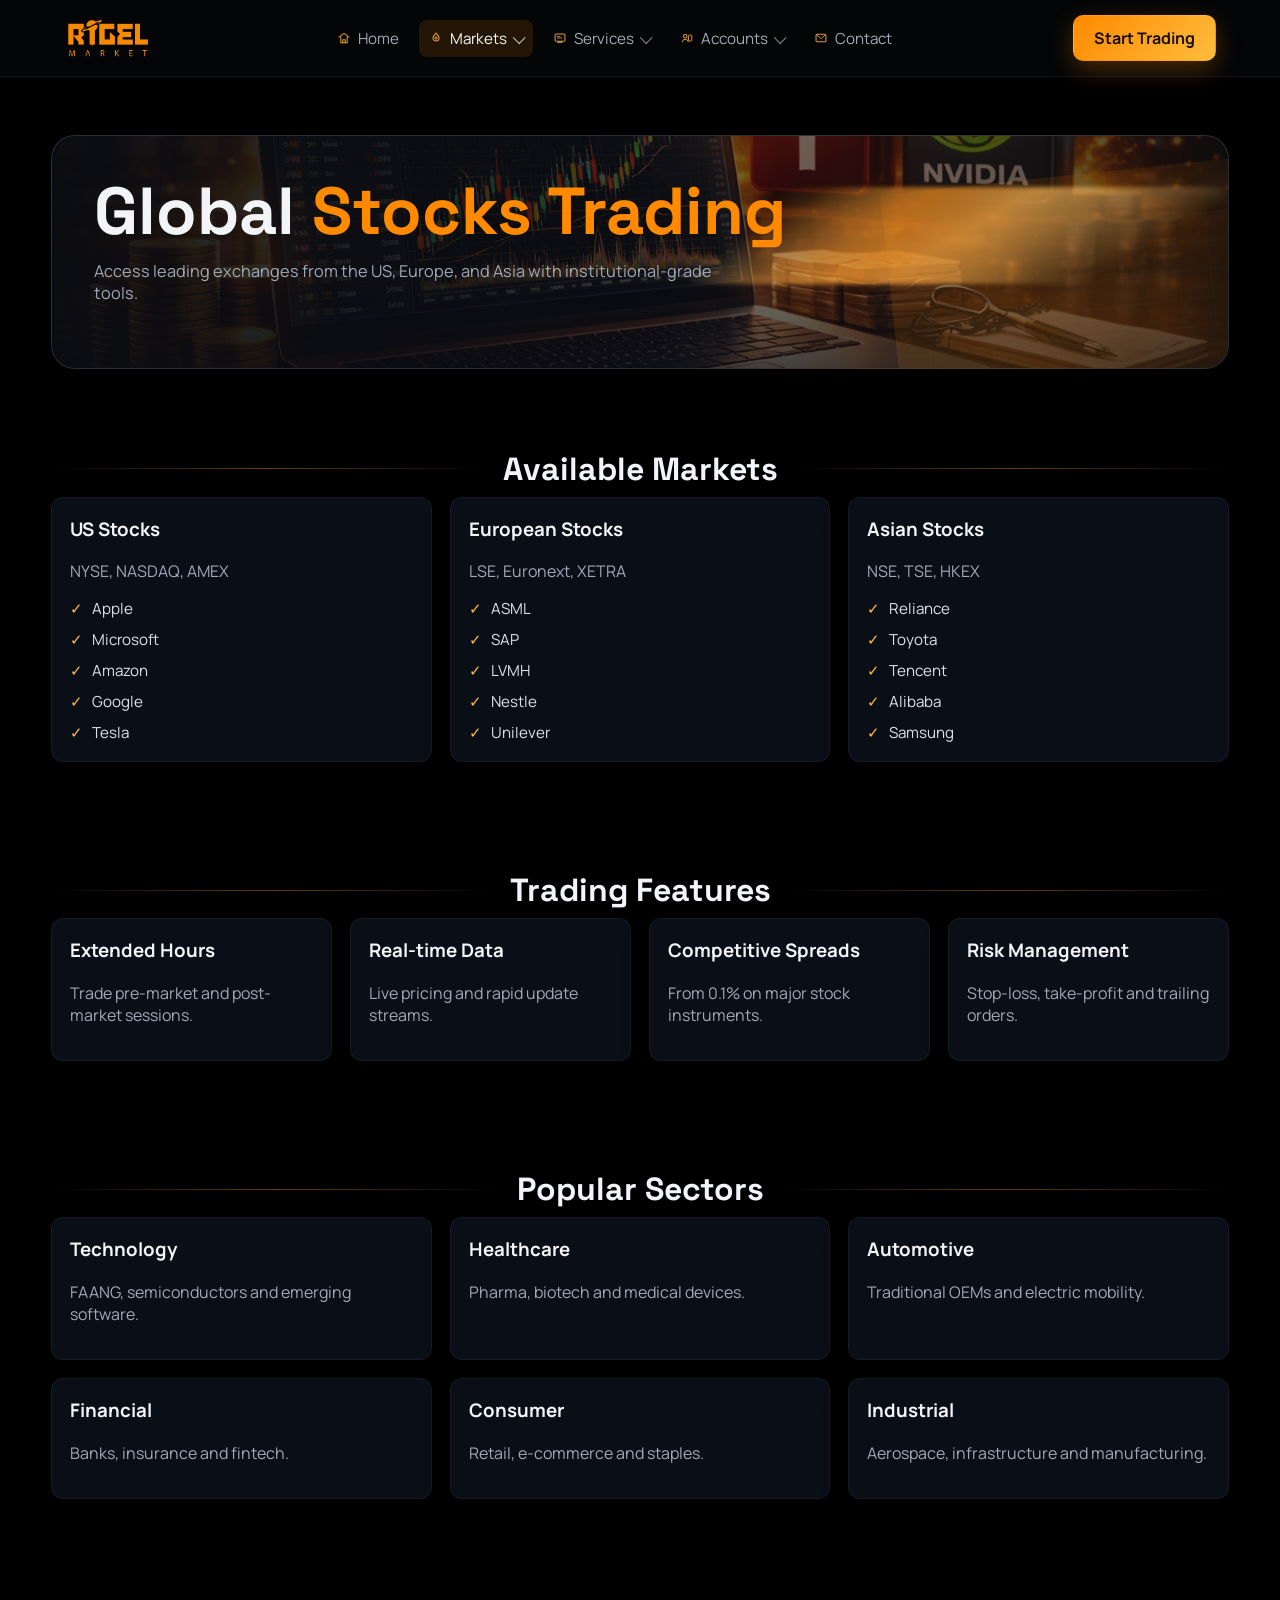
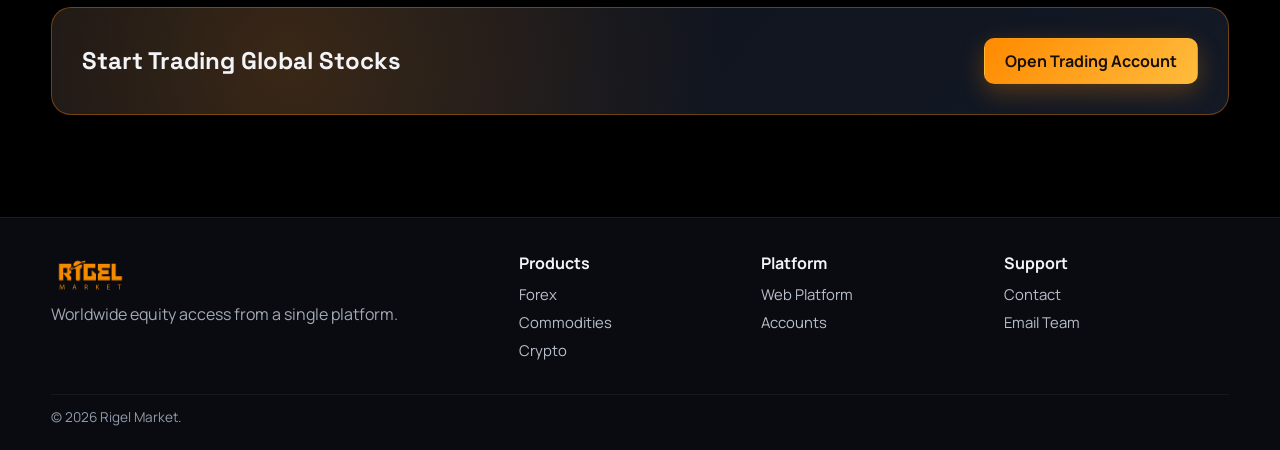
<file: stocks.html>
<!doctype html>
<html lang="en">
  <head>
    <meta charset="UTF-8" /><meta name="viewport" content="width=device-width, initial-scale=1.0" />
    <title>Stocks Trading | Rigel Market</title>
    <link rel="icon" type="image/png" href="assets/images/logo.png" /><link rel="stylesheet" href="assets/css/styles.css" />
  </head>
  <body data-page="stocks">
    <header class="site-header"><div class="container nav-wrap"><a class="logo" href="index.html"><img src="assets/images/logo.png" alt="Rigel Market" /></a><button class="nav-toggle" data-nav-toggle aria-label="Toggle navigation">Menu</button><nav class="nav-links" data-nav-links><a href="index.html" data-page-link="home">Home</a><div class="nav-group"><button class="nav-group-toggle" type="button" data-page-link="markets" aria-expanded="false">Markets</button><div class="nav-dropdown"><a href="forex.html" data-page-link="forex">Forex</a><a href="commodities.html" data-page-link="commodities">Commodities</a><a href="stocks.html" data-page-link="stocks">Stocks</a><a href="indices.html" data-page-link="indices">Indices</a><a href="crypto.html" data-page-link="crypto">Crypto</a></div></div><div class="nav-group"><button class="nav-group-toggle" type="button" data-page-link="services" aria-expanded="false">Services</button><div class="nav-dropdown"><a href="web-platform.html" data-page-link="platform">Web Platform</a><a href="copy-trading.html" data-page-link="copy-trading">Copy Trading</a></div></div><div class="nav-group"><button class="nav-group-toggle" type="button" data-page-link="accounts" aria-expanded="false">Accounts</button><div class="nav-dropdown"><a href="standard-account.html">Standard Account</a><a href="pro-account.html">Pro Account</a><a href="premiere-account.html">Premiere Account</a></div></div><a href="contact.html" data-page-link="contact">Contact</a></nav><div class="nav-cta"><a class="btn primary" href="https://crm.rigelmarket.com/signup">Start Trading</a></div></div></header>
    <main>
      <section class="hero"><div class="container"><div class="hero-card reveal"><div class="chart-glow"></div><div class="chart-line"></div><h1>Global <span class="accent">Stocks Trading</span></h1><p>Access leading exchanges from the US, Europe, and Asia with institutional-grade tools.</p></div></div></section>
      <section class="section"><div class="container reveal"><h2 class="section-title section-lined">Available Markets</h2><div class="grid cards-3"><article class="card"><h3>US Stocks</h3><p>NYSE, NASDAQ, AMEX</p><ul class="feature-list"><li>Apple</li><li>Microsoft</li><li>Amazon</li><li>Google</li><li>Tesla</li></ul></article><article class="card"><h3>European Stocks</h3><p>LSE, Euronext, XETRA</p><ul class="feature-list"><li>ASML</li><li>SAP</li><li>LVMH</li><li>Nestle</li><li>Unilever</li></ul></article><article class="card"><h3>Asian Stocks</h3><p>NSE, TSE, HKEX</p><ul class="feature-list"><li>Reliance</li><li>Toyota</li><li>Tencent</li><li>Alibaba</li><li>Samsung</li></ul></article></div></div></section>
      <section class="section"><div class="container reveal"><h2 class="section-title section-lined">Trading Features</h2><div class="grid cards-4"><article class="card"><h3>Extended Hours</h3><p>Trade pre-market and post-market sessions.</p></article><article class="card"><h3>Real-time Data</h3><p>Live pricing and rapid update streams.</p></article><article class="card"><h3>Competitive Spreads</h3><p>From 0.1% on major stock instruments.</p></article><article class="card"><h3>Risk Management</h3><p>Stop-loss, take-profit and trailing orders.</p></article></div></div></section>
      <section class="section"><div class="container reveal"><h2 class="section-title section-lined">Popular Sectors</h2><div class="grid cards-3"><article class="card"><h3>Technology</h3><p>FAANG, semiconductors and emerging software.</p></article><article class="card"><h3>Healthcare</h3><p>Pharma, biotech and medical devices.</p></article><article class="card"><h3>Automotive</h3><p>Traditional OEMs and electric mobility.</p></article><article class="card"><h3>Financial</h3><p>Banks, insurance and fintech.</p></article><article class="card"><h3>Consumer</h3><p>Retail, e-commerce and staples.</p></article><article class="card"><h3>Industrial</h3><p>Aerospace, infrastructure and manufacturing.</p></article></div></div></section>
      <section class="section"><div class="container reveal"><div class="cta-band"><div><h2>Start Trading Global Stocks</h2></div><a class="btn primary" href="https://crm.rigelmarket.com/signup">Open Trading Account</a></div></div></section>
    </main>
    <footer class="site-footer"><div class="container footer-wrap"><div><a class="logo" href="index.html"><img src="assets/images/logo.png" alt="Rigel Market" /></a><p class="section-subtitle">Worldwide equity access from a single platform.</p></div><div><h4>Products</h4><ul class="footer-links"><li><a href="forex.html">Forex</a></li><li><a href="commodities.html">Commodities</a></li><li><a href="crypto.html">Crypto</a></li></ul></div><div><h4>Platform</h4><ul class="footer-links"><li><a href="web-platform.html">Web Platform</a></li><li><a href="standard-account.html">Accounts</a></li></ul></div><div><h4>Support</h4><ul class="footer-links"><li><a href="contact.html">Contact</a></li><li><a href="mailto:support@rigelmarket.com">Email Team</a></li></ul></div></div><div class="container footer-base">© 2026 Rigel Market.</div></footer>
    <script src="assets/js/main.js" defer></script>
  </body>
</html>
</file>
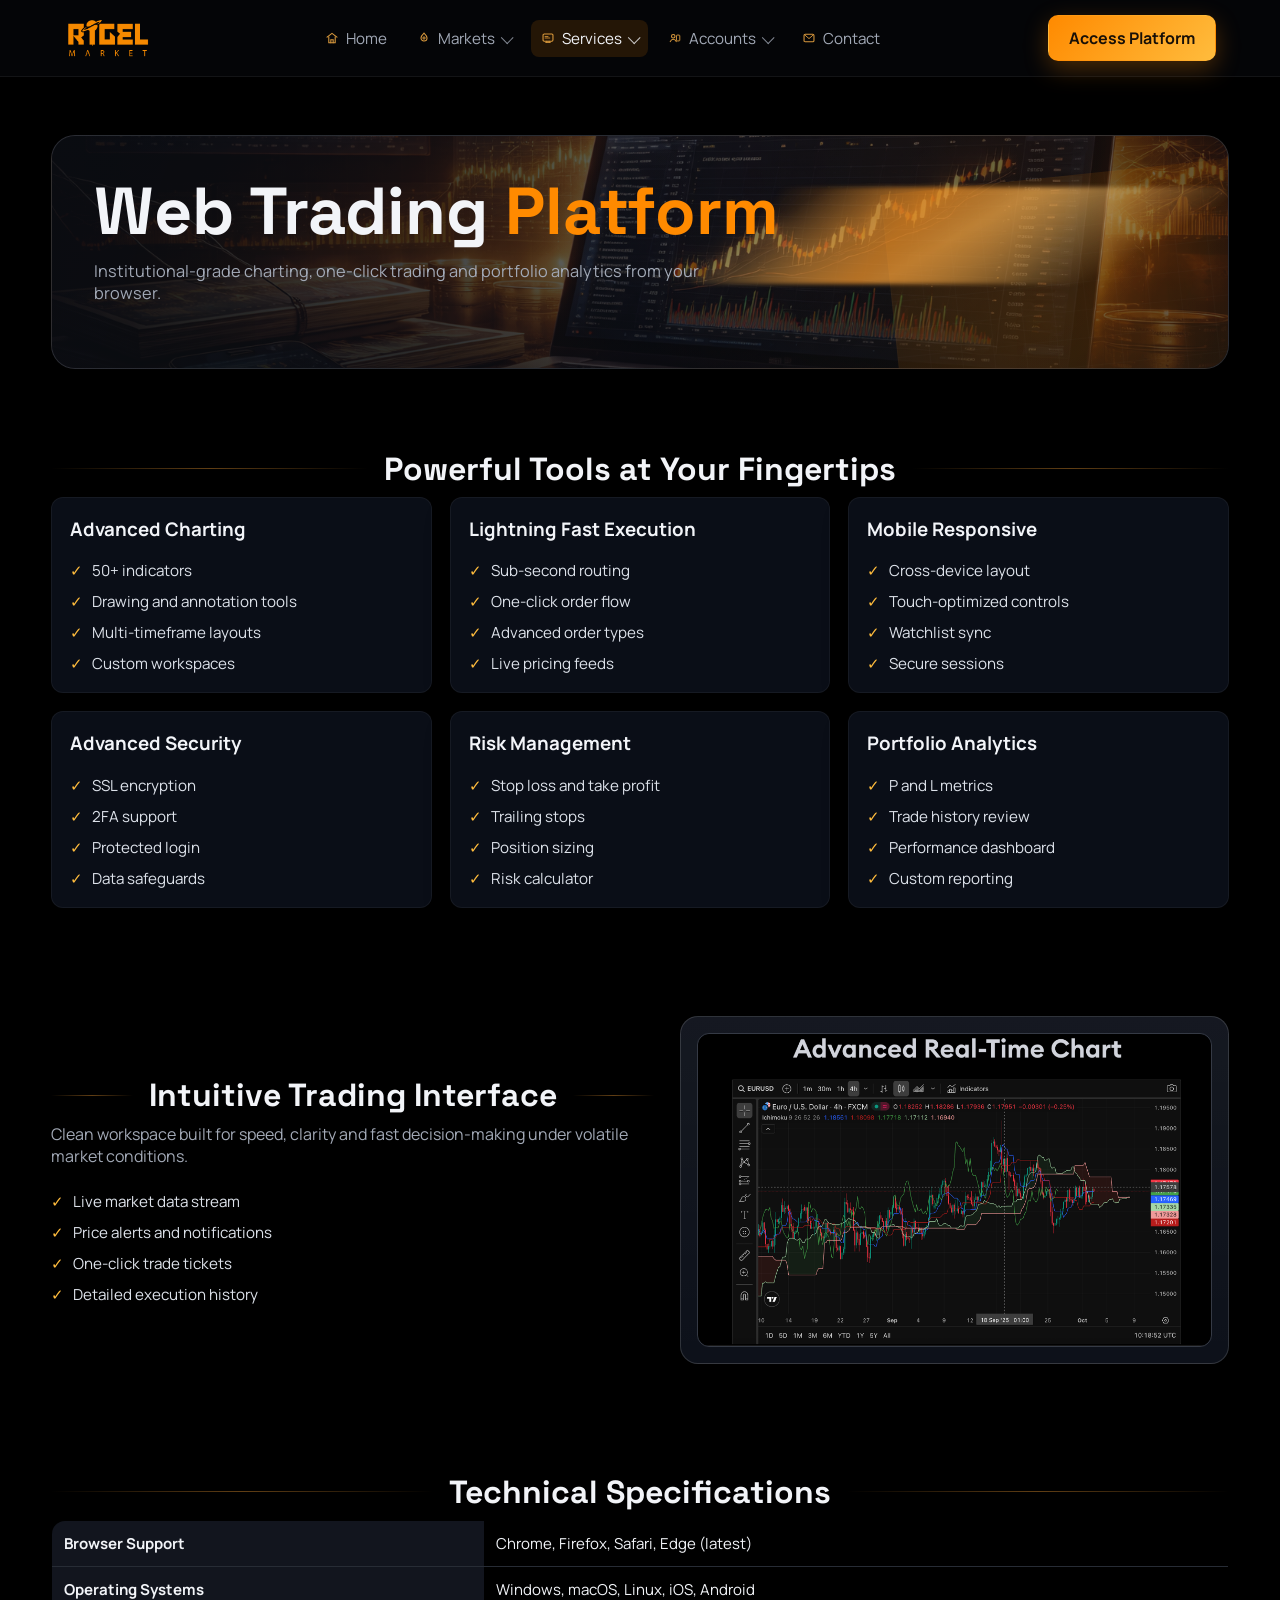
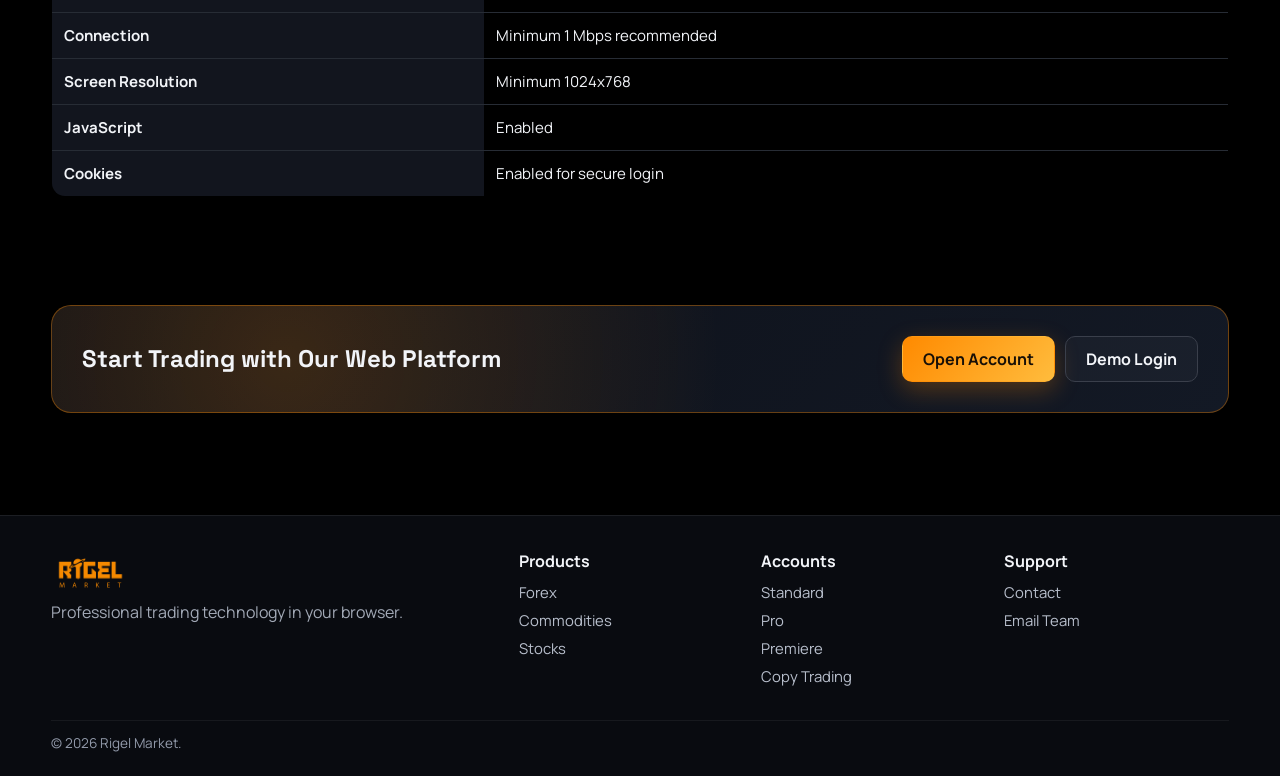
<file: web-platform.html>
<!doctype html>
<html lang="en">
  <head>
    <meta charset="UTF-8" /><meta name="viewport" content="width=device-width, initial-scale=1.0" />
    <title>Web Platform | Rigel Market</title>
    <link rel="icon" type="image/png" href="assets/images/logo.png" /><link rel="stylesheet" href="assets/css/styles.css" />
  </head>
  <body data-page="platform">
    <header class="site-header"><div class="container nav-wrap"><a class="logo" href="index.html"><img src="assets/images/logo.png" alt="Rigel Market" /></a><button class="nav-toggle" data-nav-toggle aria-label="Toggle navigation">Menu</button><nav class="nav-links" data-nav-links><a href="index.html" data-page-link="home">Home</a><div class="nav-group"><button class="nav-group-toggle" type="button" data-page-link="markets" aria-expanded="false">Markets</button><div class="nav-dropdown"><a href="forex.html" data-page-link="forex">Forex</a><a href="commodities.html" data-page-link="commodities">Commodities</a><a href="stocks.html" data-page-link="stocks">Stocks</a><a href="indices.html" data-page-link="indices">Indices</a><a href="crypto.html" data-page-link="crypto">Crypto</a></div></div><div class="nav-group"><button class="nav-group-toggle" type="button" data-page-link="services" aria-expanded="false">Services</button><div class="nav-dropdown"><a href="web-platform.html" data-page-link="platform">Web Platform</a><a href="copy-trading.html" data-page-link="copy-trading">Copy Trading</a></div></div><div class="nav-group"><button class="nav-group-toggle" type="button" data-page-link="accounts" aria-expanded="false">Accounts</button><div class="nav-dropdown"><a href="standard-account.html">Standard Account</a><a href="pro-account.html">Pro Account</a><a href="premiere-account.html">Premiere Account</a></div></div><a href="contact.html" data-page-link="contact">Contact</a></nav><div class="nav-cta"><a class="btn primary" href="https://crm.rigelmarket.com/">Access Platform</a></div></div></header>
    <main>
      <section class="hero"><div class="container"><div class="hero-card reveal"><div class="chart-glow"></div><div class="chart-line"></div><h1>Web Trading <span class="accent">Platform</span></h1><p>Institutional-grade charting, one-click trading and portfolio analytics from your browser.</p></div></div></section>
      <section class="section"><div class="container reveal"><h2 class="section-title section-lined">Powerful Tools at Your Fingertips</h2><div class="grid cards-3"><article class="card"><h3>Advanced Charting</h3><ul class="feature-list"><li>50+ indicators</li><li>Drawing and annotation tools</li><li>Multi-timeframe layouts</li><li>Custom workspaces</li></ul></article><article class="card"><h3>Lightning Fast Execution</h3><ul class="feature-list"><li>Sub-second routing</li><li>One-click order flow</li><li>Advanced order types</li><li>Live pricing feeds</li></ul></article><article class="card"><h3>Mobile Responsive</h3><ul class="feature-list"><li>Cross-device layout</li><li>Touch-optimized controls</li><li>Watchlist sync</li><li>Secure sessions</li></ul></article><article class="card"><h3>Advanced Security</h3><ul class="feature-list"><li>SSL encryption</li><li>2FA support</li><li>Protected login</li><li>Data safeguards</li></ul></article><article class="card"><h3>Risk Management</h3><ul class="feature-list"><li>Stop loss and take profit</li><li>Trailing stops</li><li>Position sizing</li><li>Risk calculator</li></ul></article><article class="card"><h3>Portfolio Analytics</h3><ul class="feature-list"><li>P and L metrics</li><li>Trade history review</li><li>Performance dashboard</li><li>Custom reporting</li></ul></article></div></div></section>
      <section class="section"><div class="container split reveal"><div><h2 class="section-title section-lined">Intuitive Trading Interface</h2><p class="section-subtitle">Clean workspace built for speed, clarity and fast decision-making under volatile market conditions.</p><ul class="feature-list"><li>Live market data stream</li><li>Price alerts and notifications</li><li>One-click trade tickets</li><li>Detailed execution history</li></ul></div><div class="mockup"><div class="mockup-screen platform-shot-frame"><img class="mockup-image" src="assets/images/content/trading-platform.png" alt="Rigel Market advanced trading platform" /></div></div></div></section>
      <section class="section"><div class="container reveal"><h2 class="section-title section-lined">Technical Specifications</h2><table class="table"><tbody><tr><th>Browser Support</th><td>Chrome, Firefox, Safari, Edge (latest)</td></tr><tr><th>Operating Systems</th><td>Windows, macOS, Linux, iOS, Android</td></tr><tr><th>Connection</th><td>Minimum 1 Mbps recommended</td></tr><tr><th>Screen Resolution</th><td>Minimum 1024x768</td></tr><tr><th>JavaScript</th><td>Enabled</td></tr><tr><th>Cookies</th><td>Enabled for secure login</td></tr></tbody></table></div></section>
      <section class="section"><div class="container reveal"><div class="cta-band"><div><h2>Start Trading with Our Web Platform</h2></div><div class="nav-cta"><a class="btn primary" href="https://crm.rigelmarket.com/signup">Open Account</a><a class="btn secondary" href="https://crm.rigelmarket.com/">Demo Login</a></div></div></div></section>
    </main>
    <footer class="site-footer"><div class="container footer-wrap"><div><a class="logo" href="index.html"><img src="assets/images/logo.png" alt="Rigel Market" /></a><p class="section-subtitle">Professional trading technology in your browser.</p></div><div><h4>Products</h4><ul class="footer-links"><li><a href="forex.html">Forex</a></li><li><a href="commodities.html">Commodities</a></li><li><a href="stocks.html">Stocks</a></li></ul></div><div><h4>Accounts</h4><ul class="footer-links"><li><a href="standard-account.html">Standard</a></li><li><a href="pro-account.html">Pro</a></li><li><a href="premiere-account.html">Premiere</a></li><li><a href="copy-trading.html">Copy Trading</a></li></ul></div><div><h4>Support</h4><ul class="footer-links"><li><a href="contact.html">Contact</a></li><li><a href="mailto:support@rigelmarket.com">Email Team</a></li></ul></div></div><div class="container footer-base">© 2026 Rigel Market.</div></footer>
    <script src="assets/js/main.js" defer></script>
  </body>
</html>
</file>
<file: assets/css/styles.css>
@import url('https://fonts.googleapis.com/css2?family=Manrope:wght@400;600;700;800&family=Space+Grotesk:wght@500;700&display=swap');

:root {
  --bg: #000;
  --panel: #11131a;
  --panel-soft: #171a22;
  --text: #f2f4f8;
  --muted: #a2a9b6;
  --line: #2b2f39;
  --brand: #ff8a00;
  --brand-2: #ffbc3d;
  --ok: #80ff96;
  --danger: #ff6b6b;
  --shadow: 0 20px 60px rgba(0, 0, 0, 0.45);
  --radius: 16px;
}

* {
  box-sizing: border-box;
}

html,
body {
  margin: 0;
  padding: 0;
  overflow-x: hidden;
  background: var(--bg);
  color: var(--text);
  font-family: Manrope, sans-serif;
}

body {
  background: #000;
  min-height: 100vh;
}

a {
  color: inherit;
  text-decoration: none;
}

img {
  max-width: 100%;
  display: block;
}

.container {
  width: min(1180px, 92%);
  margin: 0 auto;
}

.site-header .container {
  width: min(1300px, 90%);
}

body[data-page="home"] .section {
  padding: 48px 0;
}

.site-header {
  position: sticky;
  top: 0;
  z-index: 30;
  backdrop-filter: blur(12px);
  background: rgba(6, 7, 10, 0.78);
  border-bottom: 1px solid rgba(255, 255, 255, 0.06);
}

.nav-wrap {
  display: flex;
  align-items: center;
  justify-content: space-between;
  gap: 12px;
  min-height: 76px;
}

.logo {
  display: inline-flex;
  align-items: center;
  font-family: "Space Grotesk", sans-serif;
  font-size: 1.25rem;
  font-weight: 700;
  letter-spacing: 0.02em;
  margin-left: -6px;
}

.logo img {
  display: block;
  width: auto;
  height: 58px;
  max-width: none;
}

.site-footer .logo {
  margin-left: 0;
}

.site-footer .logo img {
  height: 46px;
}

.logo span {
  color: var(--brand);
}

.nav-toggle {
  display: none;
  border: 1px solid var(--line);
  background: var(--panel-soft);
  color: var(--text);
  border-radius: 10px;
  padding: 8px 10px 8px 34px;
  position: relative;
}

.nav-toggle::before {
  content: "";
  position: absolute;
  left: 10px;
  top: 50%;
  width: 16px;
  height: 16px;
  transform: translateY(-50%);
  background: url("../icons/menu.svg") center / contain no-repeat;
}

.nav-links {
  display: flex;
  align-items: center;
  gap: 10px;
  font-size: 0.95rem;
  color: var(--muted);
}

.nav-links > a,
.nav-group-toggle {
  display: inline-flex;
  align-items: center;
  gap: 7px;
  padding: 8px 10px;
  border-radius: 8px;
  transition: 180ms ease;
}

.nav-links > a::before,
.nav-group-toggle[data-page-link]::before {
  content: "";
  width: 14px;
  height: 14px;
  opacity: 0.85;
  background-position: center;
  background-repeat: no-repeat;
  background-size: contain;
}

.nav-links > a[data-page-link="home"]::before {
  background-image: url("../icons/home.svg");
}

.nav-links > a[data-page-link="forex"]::before {
  background-image: url("../icons/forex.svg");
}

.nav-links > a[data-page-link="commodities"]::before {
  background-image: url("../icons/commodities.svg");
}

.nav-links > a[data-page-link="stocks"]::before {
  background-image: url("../icons/stocks.svg");
}

.nav-links > a[data-page-link="indices"]::before {
  background-image: url("../icons/indices.svg");
}

.nav-links > a[data-page-link="crypto"]::before {
  background-image: url("../icons/crypto.svg");
}

.nav-links > a[data-page-link="platform"]::before {
  background-image: url("../icons/platform.svg");
}

.nav-links > a[data-page-link="copy-trading"]::before {
  background-image: url("../icons/copy-trading.svg");
}

.nav-links > a[data-page-link="accounts"]::before {
  background-image: url("../icons/accounts.svg");
}

.nav-links > a[data-page-link="contact"]::before {
  background-image: url("../icons/contact.svg");
}

.nav-group-toggle[data-page-link="markets"]::before {
  background-image: url("../icons/commodities.svg");
}

.nav-group-toggle[data-page-link="services"]::before {
  background-image: url("../icons/platform.svg");
}

.nav-group-toggle[data-page-link="accounts"]::before {
  background-image: url("../icons/accounts.svg");
}

.nav-group {
  position: relative;
}

.nav-group::after {
  content: "";
  position: absolute;
  top: 100%;
  left: 0;
  right: 0;
  height: 14px;
}

.nav-group-toggle {
  border: 0;
  background: transparent;
  color: inherit;
  font: inherit;
  cursor: pointer;
}

.nav-group-toggle::after {
  content: "";
  margin-left: auto;
  width: 8px;
  height: 8px;
  border-right: 1.5px solid currentColor;
  border-bottom: 1.5px solid currentColor;
  transform: rotate(45deg) translateY(-1px);
  transform-origin: center;
  opacity: 0.8;
  transition: transform 180ms ease;
}

.nav-group.open .nav-group-toggle::after,
.nav-group:hover .nav-group-toggle::after,
.nav-group:focus-within .nav-group-toggle::after {
  transform: rotate(-135deg) translateY(-1px);
}

.nav-dropdown {
  position: absolute;
  top: calc(100% + 12px);
  left: 0;
  min-width: 220px;
  padding: 10px;
  border-radius: 14px;
  border: 1px solid rgba(255, 255, 255, 0.08);
  background: rgba(10, 12, 18, 0.98);
  box-shadow: 0 18px 38px rgba(0, 0, 0, 0.34);
  display: grid;
  gap: 4px;
  opacity: 0;
  pointer-events: none;
  transform: translateY(6px);
  transition: opacity 180ms ease, transform 180ms ease;
}

.nav-dropdown a {
  display: flex;
  align-items: center;
  padding: 10px 12px;
  border-radius: 10px;
  color: #d9dfeb;
  transition: 180ms ease;
}

.nav-group.open .nav-dropdown,
.nav-group:hover .nav-dropdown,
.nav-group:focus-within .nav-dropdown {
  opacity: 1;
  pointer-events: auto;
  transform: translateY(0);
}

.nav-links > a.active,
.nav-links > a:hover,
.nav-group-toggle.active,
.nav-group-toggle:hover,
.nav-dropdown a.active,
.nav-dropdown a:hover {
  background: rgba(255, 138, 0, 0.13);
  color: var(--text);
}

.nav-cta {
  display: flex;
  align-items: center;
  gap: 10px;
}

.btn {
  display: inline-flex;
  align-items: center;
  justify-content: center;
  padding: 11px 20px;
  border-radius: 10px;
  font-weight: 700;
  white-space: nowrap;
  border: 1px solid transparent;
  transition: 200ms ease;
}

.btn.primary {
  background: linear-gradient(130deg, var(--brand), var(--brand-2));
  color: #181007;
  box-shadow: 0 8px 25px rgba(255, 138, 0, 0.28);
}

.btn.secondary {
  background: rgba(255, 255, 255, 0.03);
  border-color: #3a3f4b;
}

.btn:hover {
  transform: translateY(-1px);
}

.hero {
  padding: 74px 0 26px;
}

.section-tight {
  padding-top: 8px;
}

.hero-card {
  --asset-label: "Hero image placeholder";
  --placeholder-tint: rgba(255, 138, 0, 0.22);
  position: relative;
  border-radius: 24px;
  border: 1px solid rgba(255, 255, 255, 0.09);
  background:
    linear-gradient(100deg, rgba(255, 255, 255, 0.03), rgba(255, 255, 255, 0.01)),
    radial-gradient(circle at 80% 15%, rgba(255, 138, 0, 0.25), transparent 36%),
    #0d1017;
  padding: 52px;
  overflow: hidden;
  box-shadow: var(--shadow);
}

.hero-card::before {
  content: "";
  position: absolute;
  inset: 0;
  z-index: 0;
  background:
    linear-gradient(135deg, rgba(255, 255, 255, 0.08), transparent 56%),
    radial-gradient(circle at 82% 20%, var(--placeholder-tint), transparent 34%),
    linear-gradient(132deg, transparent 0 40%, rgba(255, 255, 255, 0.16) 40% 43%, transparent 43% 54%, rgba(255, 255, 255, 0.09) 54% 57%, transparent 57%),
    repeating-linear-gradient(90deg, rgba(255, 255, 255, 0.05) 0 1px, transparent 1px 30px),
    repeating-linear-gradient(0deg, rgba(255, 255, 255, 0.035) 0 1px, transparent 1px 26px);
  opacity: 0.7;
}

.hero-card > * {
  position: relative;
  z-index: 2;
}

body[data-page="home"] .hero-card {
  --asset-label: "";
  --placeholder-tint: rgba(255, 138, 0, 0.28);
}

body[data-page="home"] .hero-card::before {
  background:
    linear-gradient(90deg, rgba(8, 10, 15, 0.88) 0%, rgba(8, 10, 15, 0.64) 32%, rgba(8, 10, 15, 0.28) 58%, rgba(8, 10, 15, 0.48) 100%),
    linear-gradient(180deg, rgba(7, 9, 14, 0.28) 0%, rgba(7, 9, 14, 0.2) 58%, rgba(7, 9, 14, 0.58) 100%),
    url("../images/hero.png") center 56% / cover no-repeat;
  opacity: 0.78;
}

body[data-page="home"] .hero-card::after {
  display: none;
}

body[data-page="forex"] .hero-card {
  --asset-label: "";
  --placeholder-tint: rgba(128, 255, 150, 0.18);
}

body[data-page="forex"] .hero-card::before {
  background:
    linear-gradient(90deg, rgba(8, 10, 15, 0.9) 0%, rgba(8, 10, 15, 0.66) 34%, rgba(8, 10, 15, 0.28) 60%, rgba(8, 10, 15, 0.5) 100%),
    linear-gradient(180deg, rgba(7, 9, 14, 0.3) 0%, rgba(7, 9, 14, 0.22) 58%, rgba(7, 9, 14, 0.6) 100%),
    url("../images/forex_bg.png") center 54% / cover no-repeat;
  opacity: 0.78;
}

body[data-page="forex"] .hero-card::after {
  display: none;
}

body[data-page="commodities"] .hero-card {
  --asset-label: "";
  --placeholder-tint: rgba(255, 188, 61, 0.2);
}

body[data-page="commodities"] .hero-card::before {
  background:
    linear-gradient(90deg, rgba(8, 10, 15, 0.9) 0%, rgba(8, 10, 15, 0.66) 34%, rgba(8, 10, 15, 0.28) 60%, rgba(8, 10, 15, 0.5) 100%),
    linear-gradient(180deg, rgba(7, 9, 14, 0.3) 0%, rgba(7, 9, 14, 0.22) 58%, rgba(7, 9, 14, 0.6) 100%),
    url("../images/commodities.png") center 54% / cover no-repeat;
  opacity: 0.78;
}

body[data-page="commodities"] .hero-card::after {
  display: none;
}

body[data-page="stocks"] .hero-card {
  --asset-label: "";
  --placeholder-tint: rgba(111, 184, 255, 0.2);
}

body[data-page="stocks"] .hero-card::before {
  background:
    linear-gradient(90deg, rgba(8, 10, 15, 0.9) 0%, rgba(8, 10, 15, 0.66) 34%, rgba(8, 10, 15, 0.28) 60%, rgba(8, 10, 15, 0.5) 100%),
    linear-gradient(180deg, rgba(7, 9, 14, 0.3) 0%, rgba(7, 9, 14, 0.22) 58%, rgba(7, 9, 14, 0.6) 100%),
    url("../images/stocks.png") center 54% / cover no-repeat;
  opacity: 0.78;
}

body[data-page="stocks"] .hero-card::after {
  display: none;
}

body[data-page="indices"] .hero-card {
  --asset-label: "";
  --placeholder-tint: rgba(147, 197, 253, 0.18);
}

body[data-page="indices"] .hero-card::before {
  background:
    linear-gradient(90deg, rgba(8, 10, 15, 0.9) 0%, rgba(8, 10, 15, 0.66) 34%, rgba(8, 10, 15, 0.28) 60%, rgba(8, 10, 15, 0.5) 100%),
    linear-gradient(180deg, rgba(7, 9, 14, 0.3) 0%, rgba(7, 9, 14, 0.22) 58%, rgba(7, 9, 14, 0.6) 100%),
    url("../images/indices.png") center 54% / cover no-repeat;
  opacity: 0.78;
}

body[data-page="indices"] .hero-card::after {
  display: none;
}

body[data-page="crypto"] .hero-card {
  --asset-label: "";
  --placeholder-tint: rgba(99, 102, 241, 0.22);
}

body[data-page="crypto"] .hero-card::before {
  background:
    linear-gradient(90deg, rgba(8, 10, 15, 0.9) 0%, rgba(8, 10, 15, 0.66) 34%, rgba(8, 10, 15, 0.28) 60%, rgba(8, 10, 15, 0.5) 100%),
    linear-gradient(180deg, rgba(7, 9, 14, 0.3) 0%, rgba(7, 9, 14, 0.22) 58%, rgba(7, 9, 14, 0.6) 100%),
    url("../images/crypto.png") center 54% / cover no-repeat;
  opacity: 0.78;
}

body[data-page="crypto"] .hero-card::after {
  display: none;
}

body[data-page="platform"] .hero-card {
  --asset-label: "";
  --placeholder-tint: rgba(56, 189, 248, 0.2);
}

body[data-page="platform"] .hero-card::before {
  background:
    linear-gradient(90deg, rgba(8, 10, 15, 0.88) 0%, rgba(8, 10, 15, 0.64) 32%, rgba(8, 10, 15, 0.28) 58%, rgba(8, 10, 15, 0.48) 100%),
    linear-gradient(180deg, rgba(7, 9, 14, 0.28) 0%, rgba(7, 9, 14, 0.2) 58%, rgba(7, 9, 14, 0.58) 100%),
    url("../images/web-platform.png") center 56% / cover no-repeat;
  opacity: 0.78;
}

body[data-page="platform"] .hero-card::after {
  display: none;
}

body[data-page="copy-trading"] .hero-card {
  --asset-label: "";
  --placeholder-tint: rgba(244, 114, 182, 0.2);
}

body[data-page="copy-trading"] .hero-card::before {
  background:
    linear-gradient(90deg, rgba(8, 10, 15, 0.88) 0%, rgba(8, 10, 15, 0.64) 32%, rgba(8, 10, 15, 0.28) 58%, rgba(8, 10, 15, 0.48) 100%),
    linear-gradient(180deg, rgba(7, 9, 14, 0.28) 0%, rgba(7, 9, 14, 0.2) 58%, rgba(7, 9, 14, 0.58) 100%),
    url("../images/copy-trading.png") center 56% / cover no-repeat;
  opacity: 0.78;
}

body[data-page="copy-trading"] .hero-card::after {
  display: none;
}

body[data-page="accounts"] .hero-card {
  --asset-label: "Account hero placeholder";
  --placeholder-tint: rgba(250, 204, 21, 0.18);
  --account-hero-image: none;
}

body[data-page="accounts"][data-account-tier="standard"] .hero-card,
body[data-page="accounts"][data-account-tier="pro"] .hero-card,
body[data-page="accounts"][data-account-tier="premiere"] .hero-card {
  --asset-label: "";
}

body[data-page="accounts"][data-account-tier="standard"] .hero-card {
  --account-hero-image: url("../images/standard.png");
}

body[data-page="accounts"][data-account-tier="pro"] .hero-card {
  --account-hero-image: url("../images/pro.png");
}

body[data-page="accounts"][data-account-tier="premiere"] .hero-card {
  --account-hero-image: url("../images/premiere.png");
}

body[data-page="accounts"][data-account-tier="standard"] .hero-card::before,
body[data-page="accounts"][data-account-tier="pro"] .hero-card::before,
body[data-page="accounts"][data-account-tier="premiere"] .hero-card::before {
  background:
    linear-gradient(90deg, rgba(8, 10, 15, 0.92) 0%, rgba(8, 10, 15, 0.76) 34%, rgba(8, 10, 15, 0.34) 56%, rgba(8, 10, 15, 0.2) 70%, rgba(8, 10, 15, 0.5) 100%),
    linear-gradient(180deg, rgba(7, 9, 14, 0.28) 0%, rgba(7, 9, 14, 0.18) 58%, rgba(7, 9, 14, 0.58) 100%),
    linear-gradient(135deg, rgba(255, 255, 255, 0.08), transparent 56%),
    radial-gradient(circle at 80% 18%, rgba(250, 204, 21, 0.18), transparent 24%),
    linear-gradient(132deg, transparent 0 40%, rgba(255, 255, 255, 0.12) 40% 43%, transparent 43% 54%, rgba(255, 255, 255, 0.08) 54% 57%, transparent 57%),
    repeating-linear-gradient(90deg, rgba(255, 255, 255, 0.05) 0 1px, transparent 1px 30px),
    repeating-linear-gradient(0deg, rgba(255, 255, 255, 0.035) 0 1px, transparent 1px 26px),
    var(--account-hero-image) right 28px center / auto 88% no-repeat;
  opacity: 0.84;
}

body[data-page="accounts"][data-account-tier="standard"] .hero-card::after,
body[data-page="accounts"][data-account-tier="pro"] .hero-card::after,
body[data-page="accounts"][data-account-tier="premiere"] .hero-card::after {
  display: none;
}

body[data-page="contact"] .hero-card {
  --asset-label: "";
  --placeholder-tint: rgba(45, 212, 191, 0.18);
}

body[data-page="contact"] .hero-card::before {
  background:
    linear-gradient(90deg, rgba(8, 10, 15, 0.88) 0%, rgba(8, 10, 15, 0.64) 32%, rgba(8, 10, 15, 0.28) 58%, rgba(8, 10, 15, 0.48) 100%),
    linear-gradient(180deg, rgba(7, 9, 14, 0.28) 0%, rgba(7, 9, 14, 0.2) 58%, rgba(7, 9, 14, 0.58) 100%),
    url("../images/contact.png") center 56% / cover no-repeat;
  opacity: 0.78;
}

body[data-page="contact"] .hero-card::after {
  display: none;
}

.hero-card::after {
  content: var(--asset-label, "Hero image placeholder");
  position: absolute;
  top: 18px;
  right: 18px;
  z-index: 3;
  padding: 8px 12px;
  border-radius: 999px;
  border: 1px solid rgba(255, 255, 255, 0.16);
  background: rgba(9, 11, 16, 0.72);
  color: #f5c27b;
  font-size: 0.72rem;
  letter-spacing: 0.08em;
  text-transform: uppercase;
}

body:not([data-page="home"]) .hero {
  padding-top: 58px;
}

body:not([data-page="home"]) .hero-card {
  padding: 42px;
  background:
    linear-gradient(110deg, rgba(255, 255, 255, 0.03), rgba(255, 255, 255, 0.01)),
    radial-gradient(circle at 78% 18%, rgba(255, 138, 0, 0.2), transparent 38%),
    #0e1119;
}

body:not([data-page="home"]) .chart-glow {
  right: -170px;
  bottom: -160px;
  width: 500px;
  height: 360px;
  opacity: 0.4;
}

body:not([data-page="home"]) .chart-line {
  width: 46%;
  opacity: 0.72;
}

.chart-glow {
  position: absolute;
  right: -110px;
  bottom: -120px;
  width: 540px;
  height: 420px;
  background:
    repeating-linear-gradient(90deg, rgba(255, 255, 255, 0.04) 0 1px, transparent 1px 32px),
    repeating-linear-gradient(0deg, rgba(255, 255, 255, 0.04) 0 1px, transparent 1px 28px),
    radial-gradient(circle at 30% 40%, rgba(255, 138, 0, 0.45), rgba(255, 138, 0, 0));
  opacity: 0.56;
  filter: blur(0.2px);
  transform: rotate(-6deg);
  z-index: 1;
}

.chart-line {
  position: absolute;
  right: 0;
  top: 22%;
  width: 52%;
  height: 42%;
  border-radius: 10px;
  opacity: 0.85;
  background:
    linear-gradient(130deg, transparent 15%, rgba(255, 145, 27, 0.75) 40%, transparent 68%),
    linear-gradient(150deg, transparent 20%, rgba(255, 201, 112, 0.9) 50%, transparent 80%);
  filter: blur(2px);
  z-index: 1;
}

.hero h1 {
  margin: 0;
  font-family: "Space Grotesk", sans-serif;
  font-size: clamp(2.2rem, 5.2vw, 4.15rem);
  line-height: 1.02;
}

.hero h1 .accent {
  color: var(--brand);
}

.hero p {
  margin: 14px 0 22px;
  color: var(--muted);
  max-width: 620px;
  font-size: 1.02rem;
}

.pill-row {
  display: flex;
  flex-wrap: wrap;
  gap: 10px;
  margin: 18px 0 26px;
}

.hero-actions {
  display: flex;
  gap: 10px;
  flex-wrap: wrap;
}

.pill {
  border: 1px solid #373c47;
  border-radius: 999px;
  color: #ccd2de;
  font-size: 0.84rem;
  padding: 8px 12px;
}

.ticker {
  margin-top: 24px;
  border-radius: 12px;
  border: 1px solid rgba(255, 255, 255, 0.08);
  background: #090b10;
  padding: 11px 14px;
  display: flex;
  gap: 18px;
  flex-wrap: wrap;
  font-size: 0.9rem;
  position: relative;
}

.ticker::before {
  content: "LIVE";
  font-size: 0.64rem;
  letter-spacing: 0.08em;
  border: 1px solid rgba(255, 138, 0, 0.45);
  color: #ffc278;
  border-radius: 999px;
  padding: 4px 8px;
}

.ticker b {
  color: #dce2eb;
}

.up {
  color: var(--ok);
}

.down {
  color: var(--danger);
}

.section {
  padding: 54px 0;
}

.section-title {
  font-family: "Space Grotesk", sans-serif;
  font-size: clamp(1.35rem, 3.4vw, 2rem);
  margin: 0 0 8px;
}

.section-lined {
  display: flex;
  align-items: center;
  gap: 16px;
}

.section-lined::before,
.section-lined::after {
  content: "";
  flex: 1;
  height: 1px;
  background: linear-gradient(90deg, transparent, rgba(255, 188, 61, 0.5), transparent);
}

body:not([data-page="home"]) .section-lined::before,
body:not([data-page="home"]) .section-lined::after {
  background: linear-gradient(90deg, transparent, rgba(255, 164, 52, 0.38), transparent);
}

.section-subtitle {
  margin: 0 0 24px;
  color: var(--muted);
  max-width: 760px;
}

.grid {
  display: grid;
  gap: 18px;
}

.grid.cards-5 {
  grid-template-columns: repeat(5, minmax(0, 1fr));
}

.grid.cards-4 {
  grid-template-columns: repeat(4, minmax(0, 1fr));
}

.grid.cards-3 {
  grid-template-columns: repeat(3, minmax(0, 1fr));
}

.grid.cards-2 {
  grid-template-columns: repeat(2, minmax(0, 1fr));
}

.card {
  background: linear-gradient(145deg, #12151e, #0e1118);
  border: 1px solid rgba(255, 255, 255, 0.09);
  border-radius: var(--radius);
  padding: 18px;
  box-shadow: 0 14px 28px rgba(0, 0, 0, 0.2);
  transition: transform 220ms ease, border-color 220ms ease, box-shadow 220ms ease;
}

.card:hover {
  transform: translateY(-3px);
  border-color: rgba(255, 138, 0, 0.5);
  box-shadow: 0 18px 34px rgba(0, 0, 0, 0.32), 0 0 0 1px rgba(255, 138, 0, 0.14);
}

.card h3,
.card h4 {
  margin-top: 0;
}

.card p {
  color: var(--muted);
}

.contact-channel-card {
  position: relative;
  padding-top: 22px;
}

.contact-channel-card a {
  color: #f6c27b;
}

.contact-channel-card a:hover {
  color: #ffd39b;
}

.channel-icon {
  width: 52px;
  height: 52px;
  display: inline-block;
  margin-bottom: 16px;
  border-radius: 14px;
  border: 1px solid rgba(255, 255, 255, 0.12);
  background-color: #141924;
  background-position: center;
  background-repeat: no-repeat;
  background-size: 24px 24px;
  box-shadow: inset 0 1px 0 rgba(255, 255, 255, 0.05), 0 10px 24px rgba(0, 0, 0, 0.22);
}

.channel-icon.email {
  background-image: url("data:image/svg+xml,%3Csvg xmlns='http://www.w3.org/2000/svg' viewBox='0 0 24 24' fill='none' stroke='%23f59e0b' stroke-width='1.8' stroke-linecap='round' stroke-linejoin='round'%3E%3Crect x='3' y='5' width='18' height='14' rx='2'/%3E%3Cpath d='m4 7 8 6 8-6'/%3E%3C/svg%3E");
  background-color: rgba(245, 158, 11, 0.12);
}

.channel-icon.phone {
  background-image: url("data:image/svg+xml,%3Csvg xmlns='http://www.w3.org/2000/svg' viewBox='0 0 24 24' fill='none' stroke='%2338bdf8' stroke-width='1.8' stroke-linecap='round' stroke-linejoin='round'%3E%3Cpath d='M22 16.92v3a2 2 0 0 1-2.18 2 19.86 19.86 0 0 1-8.63-3.07 19.5 19.5 0 0 1-6-6A19.86 19.86 0 0 1 2.12 4.18 2 2 0 0 1 4.11 2h3a2 2 0 0 1 2 1.72c.12.9.33 1.78.64 2.62a2 2 0 0 1-.45 2.11L8 9.91a16 16 0 0 0 6.09 6.09l1.46-1.3a2 2 0 0 1 2.11-.45c.84.31 1.72.52 2.62.64A2 2 0 0 1 22 16.92Z'/%3E%3C/svg%3E");
  background-color: rgba(56, 189, 248, 0.12);
}

.channel-icon.chat {
  background-image: url("data:image/svg+xml,%3Csvg xmlns='http://www.w3.org/2000/svg' viewBox='0 0 24 24' fill='none' stroke='%232dd4bf' stroke-width='1.8' stroke-linecap='round' stroke-linejoin='round'%3E%3Cpath d='M21 15a4 4 0 0 1-4 4H8l-5 3V7a4 4 0 0 1 4-4h10a4 4 0 0 1 4 4z'/%3E%3Cpath d='M8 10h8'/%3E%3Cpath d='M8 14h5'/%3E%3C/svg%3E");
  background-color: rgba(45, 212, 191, 0.12);
}

.grid-image-placeholder {
  display: block;
  height: 104px;
  margin: 0 0 12px;
  border-radius: 10px;
  border: 1px solid rgba(255, 255, 255, 0.14);
  background:
    linear-gradient(145deg, rgba(255, 255, 255, 0.08), transparent 54%),
    linear-gradient(160deg, rgba(255, 138, 0, 0.26), rgba(255, 138, 0, 0.05) 65%),
    repeating-linear-gradient(90deg, rgba(255, 255, 255, 0.04) 0 1px, transparent 1px 20px),
    #141a24;
  position: relative;
  overflow: hidden;
  background-repeat: no-repeat;
  background-position: center;
  background-size: cover;
}

.grid-image-placeholder::after {
  content: attr(data-placeholder);
  position: absolute;
  left: 10px;
  bottom: 10px;
  font-size: 0.62rem;
  letter-spacing: 0.08em;
  text-transform: uppercase;
  color: #ffd6a0;
  padding: 5px 8px;
  border-radius: 999px;
  border: 1px solid rgba(255, 255, 255, 0.18);
  background: rgba(8, 11, 18, 0.75);
}

.grid-image-placeholder.has-image::after {
  display: none;
}

.grid-image-placeholder.pairs {
  background-image: url("../images/pairs.png");
}

.grid-image-placeholder.fast {
  background-image: url("../images/fast.png");
}

.grid-image-placeholder.secure {
  background-image: url("../images/secure.png");
}

.grid-image-placeholder.support {
  background-image: url("../images/support.png");
}

.grid-image-placeholder.gold {
  background-image: url("../images/gold.png");
}

.grid-image-placeholder.silver {
  background-image: url("../images/silver.png");
}

.grid-image-placeholder.platinum {
  background-image: url("../images/platinum.png");
}

.grid-image-placeholder.palladium {
  background-image: url("../images/palladium.png");
}

.card.highlight {
  border-color: rgba(255, 138, 0, 0.65);
  box-shadow: 0 0 0 1px rgba(255, 138, 0, 0.22), 0 0 45px rgba(255, 138, 0, 0.22);
}

.card .kicker {
  color: #ffbc5c;
  text-transform: uppercase;
  letter-spacing: 0.08em;
  font-size: 0.72rem;
}

.feature-list {
  list-style: none;
  margin: 16px 0 0;
  padding: 0;
  display: grid;
  gap: 10px;
  color: #dde2ea;
  font-size: 0.95rem;
}

.feature-list li::before {
  content: "\2713";
  color: var(--brand-2);
  margin-right: 9px;
}

.value-strip {
  border: 1px solid rgba(255, 255, 255, 0.1);
  border-radius: 14px;
  background: linear-gradient(100deg, rgba(255, 138, 0, 0.08), rgba(255, 255, 255, 0.01));
  display: grid;
  grid-template-columns: repeat(4, minmax(0, 1fr));
  overflow: hidden;
}

.value-item {
  padding: 14px 16px;
  border-right: 1px solid rgba(255, 255, 255, 0.09);
  color: #d5dbe7;
  display: flex;
  align-items: center;
  gap: 8px;
  justify-content: center;
  font-weight: 600;
}

.value-item:last-child {
  border-right: 0;
}

.value-icon {
  width: 16px;
  height: 16px;
  display: inline-block;
  background-position: center;
  background-repeat: no-repeat;
  background-size: contain;
}

.value-item:nth-child(1) .value-icon {
  background-image: url("../icons/accounts.svg");
}

.value-item:nth-child(2) .value-icon {
  background-image: url("../icons/indices.svg");
}

.value-item:nth-child(3) .value-icon {
  background-image: url("../icons/forex.svg");
}

.value-item:nth-child(4) .value-icon {
  background-image: url("../icons/stocks.svg");
}

.market-tile {
  position: relative;
  overflow: hidden;
  min-height: 176px;
  text-align: center;
}

.market-art {
  display: block;
  height: 96px;
  border-radius: 8px;
  margin-bottom: 10px;
  border: 1px solid rgba(255, 255, 255, 0.12);
  background:
    linear-gradient(160deg, rgba(255, 140, 32, 0.14), rgba(255, 140, 32, 0.04) 70%),
    linear-gradient(145deg, rgba(255, 255, 255, 0.06), transparent 58%),
    #151a24;
  background-repeat: no-repeat;
  background-position: center;
  background-size: cover;
}

.market-art.forex {
  background-image: url("../images/forex.png");
}

.market-art.crypto {
  background-image: url("../images/crypto.png");
}

.market-art.stocks {
  background-image: url("../images/stocks.png");
}

.market-art.commodities {
  background-image: url("../images/commodities.png");
}

.market-art.indices {
  background-image: url("../images/indices.png");
}

.market-tile h3 {
  margin: 2px 0 8px;
  line-height: 1.3;
}

.market-tile p {
  margin: 0;
  font-size: 0.92rem;
  line-height: 1.65;
  max-width: 34ch;
  margin-left: auto;
  margin-right: auto;
  color: #d8deea;
}

.sparkline {
  display: block;
  margin-top: 12px;
  border-radius: 8px;
  height: 56px;
  border: 1px solid rgba(255, 255, 255, 0.1);
  background:
    repeating-linear-gradient(90deg, rgba(255, 255, 255, 0.03) 0 1px, transparent 1px 30px),
    linear-gradient(160deg, rgba(255, 140, 32, 0.2), transparent);
}

.sparkline.uptrend {
  background:
    linear-gradient(160deg, rgba(255, 140, 32, 0.18), transparent),
    linear-gradient(140deg, transparent 35%, rgba(255, 154, 64, 0.85) 62%, transparent 78%),
    repeating-linear-gradient(90deg, rgba(255, 255, 255, 0.03) 0 1px, transparent 1px 30px);
}

.sparkline.flat {
  background:
    linear-gradient(180deg, rgba(255, 140, 32, 0.13), transparent),
    linear-gradient(180deg, transparent 48%, rgba(255, 174, 94, 0.85) 52%, transparent 56%),
    repeating-linear-gradient(90deg, rgba(255, 255, 255, 0.03) 0 1px, transparent 1px 30px);
}

.split {
  display: grid;
  grid-template-columns: 1.1fr 1fr;
  gap: 26px;
  align-items: center;
}

.insights-shell {
  display: grid;
  grid-template-columns: minmax(280px, 0.9fr) minmax(420px, 1.1fr);
  gap: 24px;
  align-items: stretch;
}

.insights-copy {
  padding: 14px 0;
}

.insights-kicker {
  margin: 0 0 10px;
  color: #ffbe65;
  text-transform: uppercase;
  letter-spacing: 0.1em;
  font-size: 0.72rem;
  font-weight: 700;
}

.insights-list {
  margin-bottom: 24px;
}

.insights-widget {
  padding: 14px;
  overflow: hidden;
  background:
    linear-gradient(160deg, rgba(255, 255, 255, 0.03), rgba(255, 255, 255, 0.015)),
    radial-gradient(circle at 85% 12%, rgba(255, 138, 0, 0.14), transparent 28%),
    #0d1118;
}

.tradingview-widget-frame {
  position: relative;
  min-height: 520px;
  border-radius: 16px;
  border: 1px solid rgba(255, 255, 255, 0.1);
  overflow: hidden;
  background:
    linear-gradient(145deg, rgba(255, 255, 255, 0.04), transparent 56%),
    repeating-linear-gradient(90deg, rgba(255, 255, 255, 0.035) 0 1px, transparent 1px 28px),
    repeating-linear-gradient(0deg, rgba(255, 255, 255, 0.03) 0 1px, transparent 1px 24px),
    #0a0d14;
}

.tradingview-widget-container,
.tradingview-widget-container__widget {
  width: 100%;
  height: 100%;
}

.tradingview-widget-container {
  min-height: 520px;
}

.tradingview-widget-container__widget {
  min-height: 480px;
}

.tradingview-widget-container iframe {
  width: 100%;
  min-height: 480px;
}

.tradingview-widget-credit {
  margin: 0;
  padding: 0 14px 14px;
  color: var(--muted);
  font-size: 0.78rem;
}

.tradingview-widget-credit a {
  color: #ffc278;
}

.mockup {
  border-radius: 18px;
  border: 1px solid rgba(255, 255, 255, 0.14);
  background:
    linear-gradient(180deg, rgba(255, 255, 255, 0.03), rgba(255, 255, 255, 0)),
    #0d111a;
  padding: 16px;
}

.mockup-screen {
  border: 1px solid #353a45;
  border-radius: 12px;
  padding: 12px;
  min-height: 250px;
  background:
    repeating-linear-gradient(90deg, rgba(255, 255, 255, 0.04) 0 1px, transparent 1px 30px),
    repeating-linear-gradient(0deg, rgba(255, 255, 255, 0.04) 0 1px, transparent 1px 24px),
    linear-gradient(140deg, #0e121a, #1a212d);
}

.platform-shot-frame {
  padding: 0;
  overflow: hidden;
  background: #0b0e14;
}

.mockup-image {
  display: block;
  width: 100%;
  height: auto;
  border-radius: 12px;
}

.price-grid {
  display: grid;
  grid-template-columns: repeat(3, minmax(0, 1fr));
  gap: 18px;
}

.plan {
  position: relative;
  overflow: hidden;
  border-radius: 18px;
  border: 1px solid rgba(255, 255, 255, 0.12);
  background: linear-gradient(160deg, #11141c, #0c0f15);
  padding: 24px;
}

.plan > * {
  position: relative;
  z-index: 1;
}

.plan-kicker {
  margin: 0;
  text-transform: uppercase;
  letter-spacing: 0.08em;
  font-size: 0.74rem;
  color: #ffbe65;
}

.plan h3 {
  margin: 0;
  font-size: 1.7rem;
  font-family: "Space Grotesk", sans-serif;
}

.plan .amount {
  margin: 12px 0 6px;
  font-size: 2.1rem;
  font-weight: 800;
}

.plan.featured {
  border-color: var(--brand);
  background:
    linear-gradient(165deg, rgba(255, 168, 64, 0.16), rgba(255, 138, 0, 0.08) 34%, rgba(12, 15, 21, 0.98) 72%),
    linear-gradient(160deg, #17110b, #0c0f15 72%);
  box-shadow: 0 0 0 1px rgba(255, 138, 0, 0.38), 0 0 60px rgba(255, 138, 0, 0.25);
  transform: translateY(-6px);
}

.plan.featured::before {
  content: "";
  position: absolute;
  inset: 0;
  background:
    radial-gradient(circle at 16% 16%, rgba(255, 201, 110, 0.34), transparent 26%),
    linear-gradient(135deg, rgba(255, 255, 255, 0.1), transparent 34%),
    repeating-linear-gradient(135deg, rgba(255, 188, 61, 0.14) 0 2px, transparent 2px 14px),
    repeating-linear-gradient(90deg, rgba(255, 255, 255, 0.04) 0 1px, transparent 1px 24px);
  opacity: 0.95;
}

.plan.featured::after {
  content: "";
  position: absolute;
  inset: 1px;
  border-radius: 17px;
  background:
    linear-gradient(180deg, rgba(255, 210, 146, 0.08), transparent 22%),
    radial-gradient(circle at 84% 22%, rgba(255, 138, 0, 0.24), transparent 30%),
    linear-gradient(110deg, transparent 0 56%, rgba(255, 166, 0, 0.08) 56% 64%, transparent 64%);
  pointer-events: none;
}

.media-card {
  padding-top: 14px;
}

.media-thumb {
  --asset-label: "Media image";
  --placeholder-tint: rgba(255, 138, 0, 0.36);
  display: block;
  position: relative;
  overflow: hidden;
  height: 102px;
  border-radius: 10px;
  border: 1px solid rgba(255, 255, 255, 0.14);
  margin-bottom: 14px;
  background:
    linear-gradient(170deg, var(--placeholder-tint), rgba(255, 138, 0, 0.03) 62%),
    linear-gradient(140deg, rgba(255, 255, 255, 0.08), transparent 52%),
    #121722;
}

.media-thumb::before {
  content: "";
  position: absolute;
  inset: 0;
  background:
    linear-gradient(135deg, transparent 0 45%, rgba(255, 255, 255, 0.16) 45% 49%, transparent 49% 61%, rgba(255, 255, 255, 0.08) 61% 65%, transparent 65%),
    repeating-linear-gradient(90deg, rgba(255, 255, 255, 0.04) 0 1px, transparent 1px 24px);
}

.media-thumb::after {
  content: var(--asset-label, "Media image");
  position: absolute;
  left: 12px;
  bottom: 12px;
  padding: 6px 9px;
  border-radius: 999px;
  border: 1px solid rgba(255, 255, 255, 0.14);
  background: rgba(7, 9, 14, 0.74);
  color: #f4c88c;
  font-size: 0.63rem;
  letter-spacing: 0.08em;
  text-transform: uppercase;
}

.media-thumb.guide {
  --asset-label: "Guide cover";
  --placeholder-tint: rgba(255, 188, 61, 0.28);
}

.media-thumb.video {
  --asset-label: "Video cover";
  --placeholder-tint: rgba(56, 189, 248, 0.28);
}

.media-thumb.insights {
  --asset-label: "Insights cover";
  --placeholder-tint: rgba(45, 212, 191, 0.26);
}

.quote-card {
  position: relative;
  width: 100%;
  padding: 28px;
}

.quote-card h4 {
  margin: 8px 0 10px;
  font-size: clamp(1.15rem, 2.2vw, 1.5rem);
}

.quote-card p {
  line-height: 1.75;
}

.testimonial-slider {
  position: relative;
  display: grid;
  grid-template-columns: auto 1fr auto;
  gap: 12px;
  align-items: center;
}

.testimonial-viewport {
  overflow: hidden;
}

.testimonial-track {
  display: flex;
  transition: transform 420ms ease;
  will-change: transform;
}

.testimonial-track .quote-card {
  flex: 0 0 100%;
}

.testimonial-nav {
  width: 42px;
  height: 42px;
  border-radius: 999px;
  border: 1px solid rgba(255, 255, 255, 0.16);
  background: rgba(10, 13, 20, 0.84);
  color: #ffd29a;
  font-size: 1.5rem;
  line-height: 1;
  cursor: pointer;
  transition: 180ms ease;
}

.testimonial-nav:hover {
  border-color: rgba(255, 138, 0, 0.58);
  background: rgba(26, 18, 10, 0.9);
}

.testimonial-dots {
  grid-column: 1 / -1;
  display: flex;
  justify-content: center;
  gap: 8px;
  margin-top: 8px;
}

.testimonial-dot {
  width: 9px;
  height: 9px;
  border-radius: 50%;
  border: 0;
  background: rgba(255, 255, 255, 0.32);
  cursor: pointer;
  transition: transform 180ms ease, background 180ms ease;
}

.testimonial-dot.active {
  background: var(--brand);
  transform: scale(1.15);
}

.quote-person {
  margin-top: 14px;
  display: flex;
  align-items: center;
  gap: 10px;
  color: #e7ecf5;
  font-weight: 600;
  font-size: 0.92rem;
}

.avatar {
  --asset-label: "IMG";
  --placeholder-tint: rgba(255, 138, 0, 0.28);
  width: 30px;
  height: 30px;
  position: relative;
  overflow: hidden;
  border-radius: 50%;
  border: 1px solid rgba(255, 255, 255, 0.25);
  background:
    radial-gradient(circle at 30% 30%, rgba(255, 255, 255, 0.28), transparent 32%),
    linear-gradient(145deg, var(--placeholder-tint), rgba(15, 18, 26, 0.96));
}

.avatar.a1 {
  --asset-label: "DR";
  --placeholder-tint: rgba(255, 188, 61, 0.3);
}

.avatar.a2 {
  --asset-label: "PM";
  --placeholder-tint: rgba(56, 189, 248, 0.3);
}

.avatar.a3 {
  --asset-label: "JK";
  --placeholder-tint: rgba(45, 212, 191, 0.28);
}

.avatar::after {
  content: var(--asset-label, "IMG");
  position: absolute;
  inset: 0;
  display: grid;
  place-items: center;
  color: #f8f0e1;
  font-size: 0.48rem;
  letter-spacing: 0.08em;
  font-weight: 700;
  text-transform: uppercase;
}

.stars {
  margin: 0 0 10px;
  letter-spacing: 0.1em;
  color: #ffbf49;
  font-size: 0.92rem;
}

.table {
  width: 100%;
  border-collapse: collapse;
  border: 1px solid var(--line);
  border-radius: 14px;
  overflow: hidden;
}

.table th,
.table td {
  border-bottom: 1px solid #272c35;
  padding: 12px;
  text-align: left;
  font-size: 0.94rem;
}

.table th {
  background: #12151e;
}

.cta-band {
  border-radius: 20px;
  border: 1px solid rgba(255, 138, 0, 0.36);
  padding: 30px;
  background:
    radial-gradient(circle at 20% 50%, rgba(255, 138, 0, 0.18), transparent 46%),
    linear-gradient(130deg, #0d1018, #131925);
  display: flex;
  align-items: center;
  justify-content: space-between;
  gap: 18px;
}

.cta-band h2 {
  margin: 0;
  font-family: "Space Grotesk", sans-serif;
}

.form {
  display: grid;
  gap: 12px;
}

.form .row {
  display: grid;
  grid-template-columns: 1fr 1fr;
  gap: 12px;
}

.form-field {
  display: grid;
  gap: 6px;
}

.form-field label {
  font-size: 0.8rem;
  color: #c2c9d6;
}

input,
select,
textarea {
  width: 100%;
  padding: 12px 13px;
  border-radius: 10px;
  border: 1px solid #343946;
  background: #0e1118;
  color: var(--text);
  font-family: inherit;
}

input:focus,
select:focus,
textarea:focus {
  outline: none;
  border-color: rgba(255, 138, 0, 0.7);
  box-shadow: 0 0 0 3px rgba(255, 138, 0, 0.12);
}

.contact-toast {
  position: fixed;
  right: 24px;
  bottom: 24px;
  z-index: 60;
  display: grid;
  grid-template-columns: auto 1fr auto;
  align-items: center;
  gap: 14px;
  width: min(420px, calc(100vw - 32px));
  padding: 16px 18px;
  border-radius: 18px;
  border: 1px solid rgba(255, 138, 0, 0.28);
  background:
    linear-gradient(155deg, rgba(255, 255, 255, 0.05), rgba(255, 255, 255, 0.015)),
    radial-gradient(circle at top right, rgba(255, 188, 61, 0.18), transparent 36%),
    #12161f;
  box-shadow: 0 18px 40px rgba(0, 0, 0, 0.36), 0 0 0 1px rgba(255, 138, 0, 0.08);
  opacity: 0;
  pointer-events: none;
  transform: translateY(18px);
  transition: opacity 220ms ease, transform 220ms ease;
}

.contact-toast.show {
  opacity: 1;
  pointer-events: auto;
  transform: translateY(0);
}

.contact-toast.is-error {
  border-color: rgba(255, 107, 107, 0.28);
  box-shadow: 0 18px 40px rgba(0, 0, 0, 0.36), 0 0 0 1px rgba(255, 107, 107, 0.08);
  background:
    linear-gradient(155deg, rgba(255, 255, 255, 0.05), rgba(255, 255, 255, 0.015)),
    radial-gradient(circle at top right, rgba(255, 107, 107, 0.16), transparent 36%),
    #12161f;
}

.contact-toast strong {
  display: block;
  margin-bottom: 4px;
  color: #fff0da;
}

.contact-toast p {
  margin: 0;
  color: #d7dce6;
  font-size: 0.92rem;
}

.contact-toast__icon {
  width: 42px;
  height: 42px;
  border-radius: 12px;
  border: 1px solid rgba(255, 188, 61, 0.24);
  background:
    url("data:image/svg+xml,%3Csvg xmlns='http://www.w3.org/2000/svg' viewBox='0 0 24 24' fill='none' stroke='%23ffbc3d' stroke-width='1.8' stroke-linecap='round' stroke-linejoin='round'%3E%3Cpath d='m22 2-7 20-4-9-9-4Z'/%3E%3Cpath d='M22 2 11 13'/%3E%3C/svg%3E") center / 20px 20px no-repeat,
    linear-gradient(145deg, rgba(255, 188, 61, 0.16), rgba(255, 138, 0, 0.08));
}

.contact-toast.is-error .contact-toast__icon {
  border-color: rgba(255, 107, 107, 0.24);
  background:
    url("data:image/svg+xml,%3Csvg xmlns='http://www.w3.org/2000/svg' viewBox='0 0 24 24' fill='none' stroke='%23ff6b6b' stroke-width='1.8' stroke-linecap='round' stroke-linejoin='round'%3E%3Ccircle cx='12' cy='12' r='9'/%3E%3Cpath d='M12 8v5'/%3E%3Cpath d='M12 16h.01'/%3E%3C/svg%3E") center / 20px 20px no-repeat,
    linear-gradient(145deg, rgba(255, 107, 107, 0.16), rgba(255, 107, 107, 0.08));
}

.contact-toast__close {
  border: 0;
  border-radius: 999px;
  background: rgba(255, 255, 255, 0.06);
  color: #ffd9a8;
  padding: 8px 12px;
  cursor: pointer;
  transition: background 180ms ease, color 180ms ease;
}

.contact-toast__close:hover {
  background: rgba(255, 138, 0, 0.16);
  color: #fff1de;
}

[data-contact-submit]:disabled {
  opacity: 0.72;
  cursor: wait;
}

textarea {
  min-height: 120px;
  resize: vertical;
}

.site-footer {
  margin-top: 48px;
  border-top: 1px solid rgba(255, 255, 255, 0.08);
  background: #090b10;
}

.footer-wrap {
  padding: 34px 0;
  display: grid;
  grid-template-columns: 2fr 1fr 1fr 1fr;
  gap: 18px;
}

.footer-wrap h4 {
  margin: 0 0 10px;
}

.footer-links {
  list-style: none;
  margin: 0;
  padding: 0;
  display: grid;
  gap: 8px;
  color: #b8bfcc;
  font-size: 0.93rem;
}

.footer-base {
  border-top: 1px solid rgba(255, 255, 255, 0.06);
  padding: 13px 0 24px;
  color: #929aaa;
  font-size: 0.85rem;
}

.reveal {
  opacity: 0;
  transform: translateY(14px);
  transition: opacity 0.7s ease, transform 0.7s ease;
}

.reveal.on {
  opacity: 1;
  transform: translateY(0);
}

@media (max-width: 1100px) {
  .grid.cards-5 {
    grid-template-columns: repeat(3, minmax(0, 1fr));
  }

  .value-strip {
    grid-template-columns: repeat(2, minmax(0, 1fr));
  }

  .value-item:nth-child(2) {
    border-right: 0;
  }

  .value-item:nth-child(1),
  .value-item:nth-child(2) {
    border-bottom: 1px solid rgba(255, 255, 255, 0.09);
  }

  .footer-wrap {
    grid-template-columns: 1fr 1fr;
  }
}

@media (max-width: 900px) {
  .nav-toggle {
    display: inline-flex;
  }

  .nav-links {
    display: none;
    position: absolute;
    left: 4%;
    right: 4%;
    top: 72px;
    background: #0e1119;
    border: 1px solid #303642;
    border-radius: 12px;
    padding: 10px;
    flex-direction: column;
    align-items: stretch;
    gap: 6px;
  }

  .nav-links > a,
  .nav-group-toggle {
    width: 100%;
    justify-content: flex-start;
  }

  .nav-group {
    width: 100%;
  }

  .nav-group::after {
    display: none;
  }

  .nav-group-toggle {
    justify-content: space-between;
  }

  .nav-dropdown {
    position: static;
    min-width: 0;
    margin-top: 6px;
    padding: 6px;
    border-radius: 10px;
    box-shadow: none;
    background: rgba(255, 255, 255, 0.03);
    opacity: 1;
    pointer-events: auto;
    transform: none;
    display: none;
  }

  .nav-group.open .nav-dropdown {
    display: grid;
  }

  .nav-dropdown a {
    padding-left: 14px;
  }

  .nav-links.open {
    display: flex;
  }

  .nav-cta {
    display: none;
  }

  .contact-toast {
    left: 16px;
    right: 16px;
    bottom: 16px;
    width: auto;
    grid-template-columns: auto 1fr;
  }

  .contact-toast__close {
    grid-column: 1 / -1;
    justify-self: end;
  }

  .hero-card {
    padding: 34px;
  }

  .hero h1 {
    font-size: clamp(2rem, 9vw, 3.15rem);
  }

  body:not([data-page="home"]) .hero-card {
    padding: 30px;
  }

  .section-lined::before,
  .section-lined::after {
    display: none;
  }

  .plan.featured {
    transform: none;
  }

  .split,
  .insights-shell,
  .grid.cards-4,
  .grid.cards-3,
  .grid.cards-2,
  .price-grid,
  .form .row {
    grid-template-columns: 1fr;
  }

  .chart-glow,
  .chart-line {
    display: none;
  }

  .tradingview-widget-frame,
  .tradingview-widget-container {
    min-height: 440px;
  }

  .tradingview-widget-container__widget,
  .tradingview-widget-container iframe {
    min-height: 400px;
  }

  .testimonial-slider {
    grid-template-columns: 1fr;
  }

  .testimonial-nav {
    display: none;
  }
}

@media (max-width: 680px) {
  .site-header .logo img {
    height: 48px;
  }

  .site-footer .logo img {
    height: 40px;
  }

  .grid.cards-5 {
    grid-template-columns: 1fr;
  }

  .value-strip {
    grid-template-columns: 1fr;
  }

  .value-item {
    border-right: 0;
    border-bottom: 1px solid rgba(255, 255, 255, 0.09);
    justify-content: flex-start;
  }

  .value-item:last-child {
    border-bottom: 0;
  }

  .cta-band {
    flex-direction: column;
    align-items: flex-start;
  }

  .footer-wrap {
    grid-template-columns: 1fr;
  }

  .ticker {
    gap: 10px;
  }

  .tradingview-widget-frame,
  .tradingview-widget-container {
    min-height: 360px;
  }

  .tradingview-widget-container__widget,
  .tradingview-widget-container iframe {
    min-height: 320px;
  }
}

.card {
  background: rgba(17, 24, 39, 0.6);
  backdrop-filter: blur(10px);
  border: 1px solid rgba(255, 255, 255, 0.05);
  border-radius: 12px;
  transition: 0.3s;
}

.card:hover {
  transform: translateY(-5px);
  box-shadow: 0 0 20px rgba(245, 158, 11, 0.3);
}
</file>
